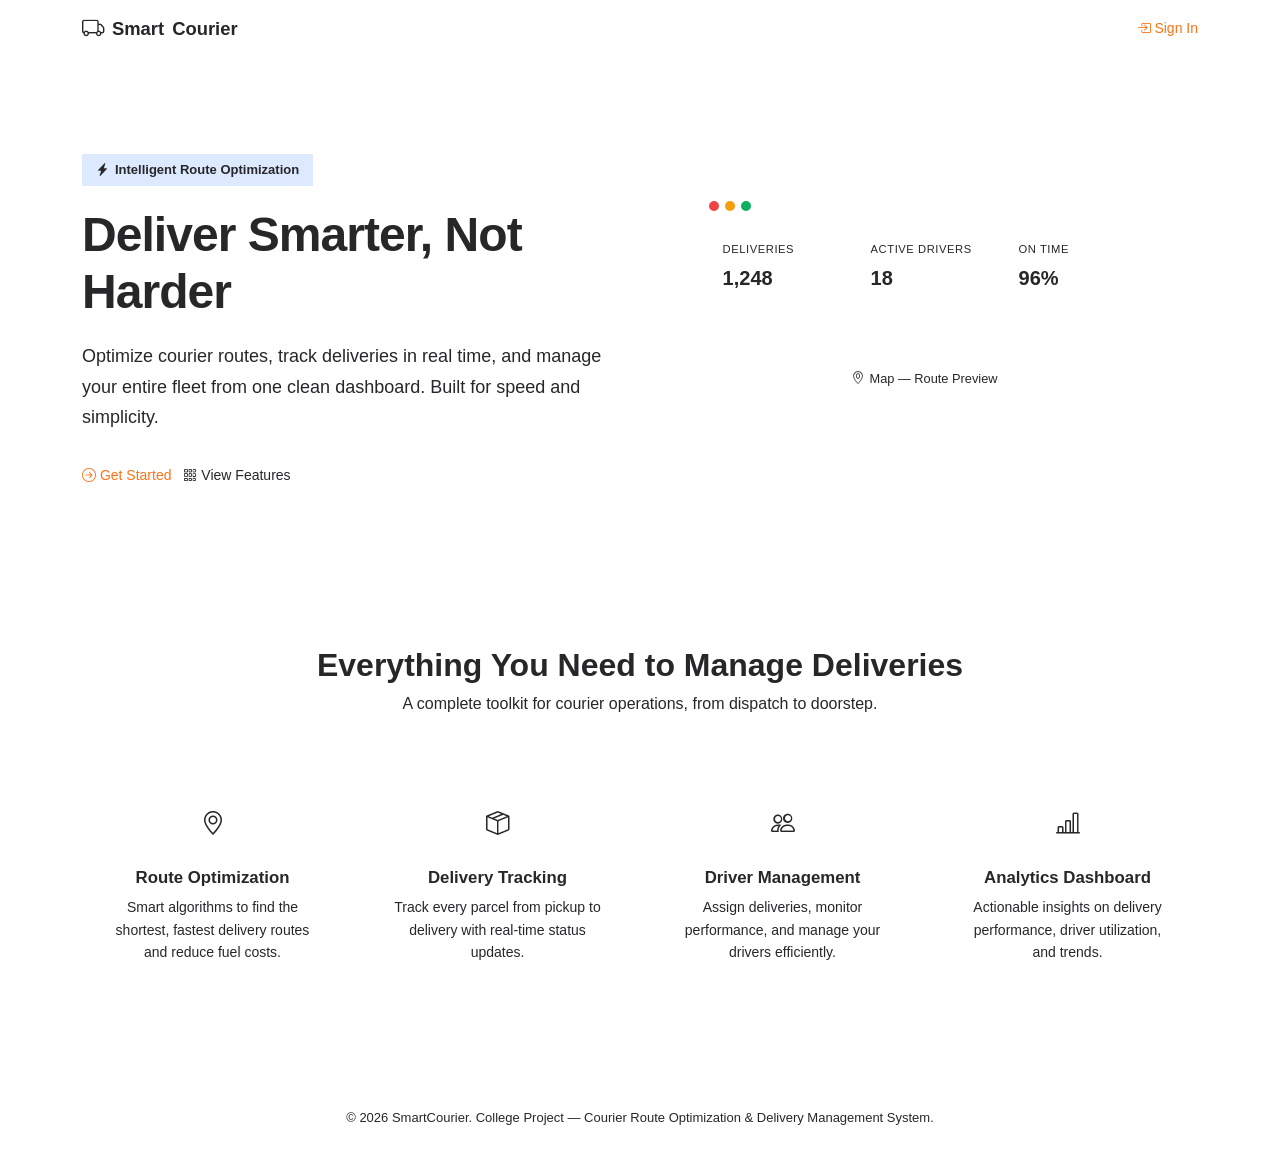
<file: index.html>
<!DOCTYPE html>
<html lang="en">
<head>
  <meta charset="UTF-8">
  <meta name="viewport" content="width=device-width, initial-scale=1.0">
  <meta name="description" content="SmartCourier – Courier Route Optimization & Delivery Management System. Streamline your logistics with intelligent route planning and real-time delivery tracking.">
  <title>SmartCourier – Courier Route Optimization & Delivery Management</title>

  <!-- Bootstrap 5 CSS -->
  <link href="https://cdn.jsdelivr.net/npm/bootstrap@5.3.3/dist/css/bootstrap.min.css" rel="stylesheet">
  <!-- Bootstrap Icons -->
  <link href="https://cdn.jsdelivr.net/npm/bootstrap-icons@1.11.3/font/bootstrap-icons.min.css" rel="stylesheet">
  <!-- SmartCourier Styles -->
  <link href="css/style.css" rel="stylesheet">

  <style>
    /* ---------- Landing Page Specific ---------- */
    .sc-landing-nav {
      background: var(--sc-white);
      border-bottom: 1px solid var(--sc-border-color);
      padding: 0.75rem 0;
    }

    .sc-landing-brand {
      display: flex;
      align-items: center;
      gap: 0.5rem;
      font-size: 1.15rem;
      font-weight: 700;
      color: var(--sc-gray-900);
      text-decoration: none;
    }

    .sc-landing-brand i {
      font-size: 1.4rem;
      color: var(--sc-primary);
    }

    .sc-landing-brand span {
      color: var(--sc-primary);
    }

    /* Hero */
    .sc-hero {
      background: linear-gradient(135deg, var(--sc-gray-900) 0%, #1a2744 100%);
      padding: 6rem 0 5rem;
      position: relative;
      overflow: hidden;
    }

    .sc-hero::before {
      content: '';
      position: absolute;
      width: 600px;
      height: 600px;
      background: var(--sc-primary);
      opacity: 0.06;
      border-radius: 50%;
      top: -200px;
      right: -150px;
    }

    .sc-hero h1 {
      font-size: 3rem;
      font-weight: 800;
      color: var(--sc-white);
      line-height: 1.2;
      margin-bottom: 1.25rem;
      letter-spacing: -0.02em;
    }

    .sc-hero h1 span {
      color: var(--sc-primary);
    }

    .sc-hero p {
      font-size: 1.125rem;
      color: var(--sc-gray-400);
      line-height: 1.7;
      max-width: 520px;
      margin-bottom: 2rem;
    }

    .sc-hero-actions {
      display: flex;
      gap: 0.75rem;
      flex-wrap: wrap;
    }

    .sc-hero-badge {
      display: inline-flex;
      align-items: center;
      gap: 0.4rem;
      background: rgba(27, 110, 243, 0.15);
      color: var(--sc-primary);
      font-size: 0.8125rem;
      font-weight: 600;
      padding: 0.4rem 0.85rem;
      border-radius: var(--sc-radius-full);
      margin-bottom: 1.25rem;
    }

    .sc-hero-visual {
      display: flex;
      align-items: center;
      justify-content: center;
    }

    .sc-hero-mockup {
      background: var(--sc-white);
      border-radius: var(--sc-radius-xl);
      box-shadow: var(--sc-shadow-xl);
      padding: 1.5rem;
      width: 100%;
      max-width: 480px;
    }

    .sc-hero-mockup-bar {
      display: flex;
      gap: 6px;
      margin-bottom: 1rem;
    }

    .sc-hero-mockup-dot {
      width: 10px;
      height: 10px;
      border-radius: 50%;
      background: var(--sc-gray-200);
    }

    .sc-hero-mockup-content {
      display: flex;
      flex-direction: column;
      gap: 0.75rem;
    }

    .sc-hero-mockup-row {
      display: flex;
      gap: 0.75rem;
    }

    .sc-hero-mockup-card {
      flex: 1;
      background: var(--sc-gray-50);
      border-radius: var(--sc-radius-md);
      padding: 0.85rem;
      border: 1px solid var(--sc-gray-100);
    }

    .sc-hero-mockup-card .label {
      font-size: 0.7rem;
      color: var(--sc-gray-400);
      text-transform: uppercase;
      letter-spacing: 0.05em;
      margin-bottom: 0.3rem;
    }

    .sc-hero-mockup-card .value {
      font-size: 1.25rem;
      font-weight: 700;
      color: var(--sc-gray-800);
    }

    .sc-hero-mockup-map {
      background: var(--sc-gray-100);
      border-radius: var(--sc-radius-md);
      height: 120px;
      display: flex;
      align-items: center;
      justify-content: center;
      color: var(--sc-gray-400);
      font-size: 0.8rem;
      border: 1px dashed var(--sc-gray-300);
    }

    /* Features */
    .sc-features {
      padding: 5rem 0;
    }

    .sc-features-title {
      text-align: center;
      margin-bottom: 3rem;
    }

    .sc-features-title h2 {
      font-size: 2rem;
      font-weight: 700;
      color: var(--sc-gray-900);
      margin-bottom: 0.5rem;
    }

    .sc-features-title p {
      color: var(--sc-gray-500);
      font-size: 1rem;
    }

    .sc-feature-card {
      text-align: center;
      padding: 2rem 1.5rem;
      border-radius: var(--sc-radius-lg);
      border: 1px solid var(--sc-border-color);
      background: var(--sc-white);
      transition: all var(--sc-transition);
      height: 100%;
    }

    .sc-feature-card:hover {
      box-shadow: var(--sc-shadow-md);
      transform: translateY(-2px);
    }

    .sc-feature-icon {
      width: 56px;
      height: 56px;
      border-radius: var(--sc-radius-lg);
      display: flex;
      align-items: center;
      justify-content: center;
      font-size: 1.5rem;
      margin: 0 auto 1rem;
    }

    .sc-feature-card h5 {
      font-size: 1.05rem;
      font-weight: 600;
      color: var(--sc-gray-800);
      margin-bottom: 0.5rem;
    }

    .sc-feature-card p {
      font-size: 0.875rem;
      color: var(--sc-gray-500);
      margin: 0;
      line-height: 1.6;
    }

    /* Footer */
    .sc-landing-footer {
      background: var(--sc-gray-900);
      color: var(--sc-gray-400);
      padding: 2rem 0;
      text-align: center;
      font-size: 0.8125rem;
    }

    @media (max-width: 767.98px) {
      .sc-hero {
        padding: 3rem 0;
        text-align: center;
      }
      .sc-hero h1 { font-size: 2rem; }
      .sc-hero p { margin-left: auto; margin-right: auto; }
      .sc-hero-actions { justify-content: center; }
      .sc-hero-visual { margin-top: 2rem; }
    }
  </style>
</head>
<body style="background: var(--sc-white);">

  <!-- ====== Navbar ====== -->
  <nav class="sc-landing-nav sticky-top">
    <div class="container d-flex align-items-center justify-content-between">
      <a href="index.html" class="sc-landing-brand">
        <i class="bi bi-truck"></i>
        Smart<span>Courier</span>
      </a>
      <a href="login.html" class="sc-btn sc-btn-primary sc-btn-sm">
        <i class="bi bi-box-arrow-in-right"></i> Sign In
      </a>
    </div>
  </nav>

  <!-- ====== Hero ====== -->
  <section class="sc-hero">
    <div class="container">
      <div class="row align-items-center">
        <div class="col-lg-6 mb-4 mb-lg-0">
          <div class="sc-hero-badge">
            <i class="bi bi-lightning-charge-fill"></i> Intelligent Route Optimization
          </div>
          <h1>Deliver Smarter, <span>Not Harder</span></h1>
          <p>Optimize courier routes, track deliveries in real time, and manage your entire fleet from one clean dashboard. Built for speed and simplicity.</p>
          <div class="sc-hero-actions">
            <a href="login.html" class="sc-btn sc-btn-primary sc-btn-lg">
              <i class="bi bi-arrow-right-circle"></i> Get Started
            </a>
            <a href="#features" class="sc-btn sc-btn-secondary sc-btn-lg" style="border-color: rgba(255,255,255,0.2); color: var(--sc-gray-300); background: transparent;">
              <i class="bi bi-grid-3x3-gap"></i> View Features
            </a>
          </div>
        </div>
        <div class="col-lg-6 sc-hero-visual">
          <div class="sc-hero-mockup">
            <div class="sc-hero-mockup-bar">
              <div class="sc-hero-mockup-dot" style="background:#EF4444;"></div>
              <div class="sc-hero-mockup-dot" style="background:#F59E0B;"></div>
              <div class="sc-hero-mockup-dot" style="background:#0CAF60;"></div>
            </div>
            <div class="sc-hero-mockup-content">
              <div class="sc-hero-mockup-row">
                <div class="sc-hero-mockup-card">
                  <div class="label">Deliveries</div>
                  <div class="value" style="color:var(--sc-primary);">1,248</div>
                </div>
                <div class="sc-hero-mockup-card">
                  <div class="label">Active Drivers</div>
                  <div class="value" style="color:var(--sc-success);">18</div>
                </div>
                <div class="sc-hero-mockup-card">
                  <div class="label">On Time</div>
                  <div class="value" style="color:var(--sc-info);">96%</div>
                </div>
              </div>
              <div class="sc-hero-mockup-map">
                <i class="bi bi-geo-alt me-1"></i> Map — Route Preview
              </div>
            </div>
          </div>
        </div>
      </div>
    </div>
  </section>

  <!-- ====== Features ====== -->
  <section class="sc-features" id="features">
    <div class="container">
      <div class="sc-features-title">
        <h2>Everything You Need to Manage Deliveries</h2>
        <p>A complete toolkit for courier operations, from dispatch to doorstep.</p>
      </div>
      <div class="row g-4">
        <div class="col-md-6 col-lg-3">
          <div class="sc-feature-card">
            <div class="sc-feature-icon" style="background:var(--sc-primary-light); color:var(--sc-primary);">
              <i class="bi bi-geo-alt"></i>
            </div>
            <h5>Route Optimization</h5>
            <p>Smart algorithms to find the shortest, fastest delivery routes and reduce fuel costs.</p>
          </div>
        </div>
        <div class="col-md-6 col-lg-3">
          <div class="sc-feature-card">
            <div class="sc-feature-icon" style="background:var(--sc-success-light); color:var(--sc-success);">
              <i class="bi bi-box-seam"></i>
            </div>
            <h5>Delivery Tracking</h5>
            <p>Track every parcel from pickup to delivery with real-time status updates.</p>
          </div>
        </div>
        <div class="col-md-6 col-lg-3">
          <div class="sc-feature-card">
            <div class="sc-feature-icon" style="background:var(--sc-warning-light); color:var(--sc-warning);">
              <i class="bi bi-people"></i>
            </div>
            <h5>Driver Management</h5>
            <p>Assign deliveries, monitor performance, and manage your drivers efficiently.</p>
          </div>
        </div>
        <div class="col-md-6 col-lg-3">
          <div class="sc-feature-card">
            <div class="sc-feature-icon" style="background:var(--sc-info-light); color:var(--sc-info);">
              <i class="bi bi-bar-chart-line"></i>
            </div>
            <h5>Analytics Dashboard</h5>
            <p>Actionable insights on delivery performance, driver utilization, and trends.</p>
          </div>
        </div>
      </div>
    </div>
  </section>

  <!-- ====== Footer ====== -->
  <footer class="sc-landing-footer">
    <div class="container">
      <p class="mb-0">&copy; 2026 SmartCourier. College Project — Courier Route Optimization & Delivery Management System.</p>
    </div>
  </footer>

  <!-- Bootstrap 5 JS Bundle -->
  <script src="https://cdn.jsdelivr.net/npm/bootstrap@5.3.3/dist/js/bootstrap.bundle.min.js"></script>
  <!-- SmartCourier Configuration & API Service Layer -->
  <script src="js/config.js"></script>
  <script src="js/api.js"></script>
  <script src="js/main.js"></script>
</body>
</html>
</file>
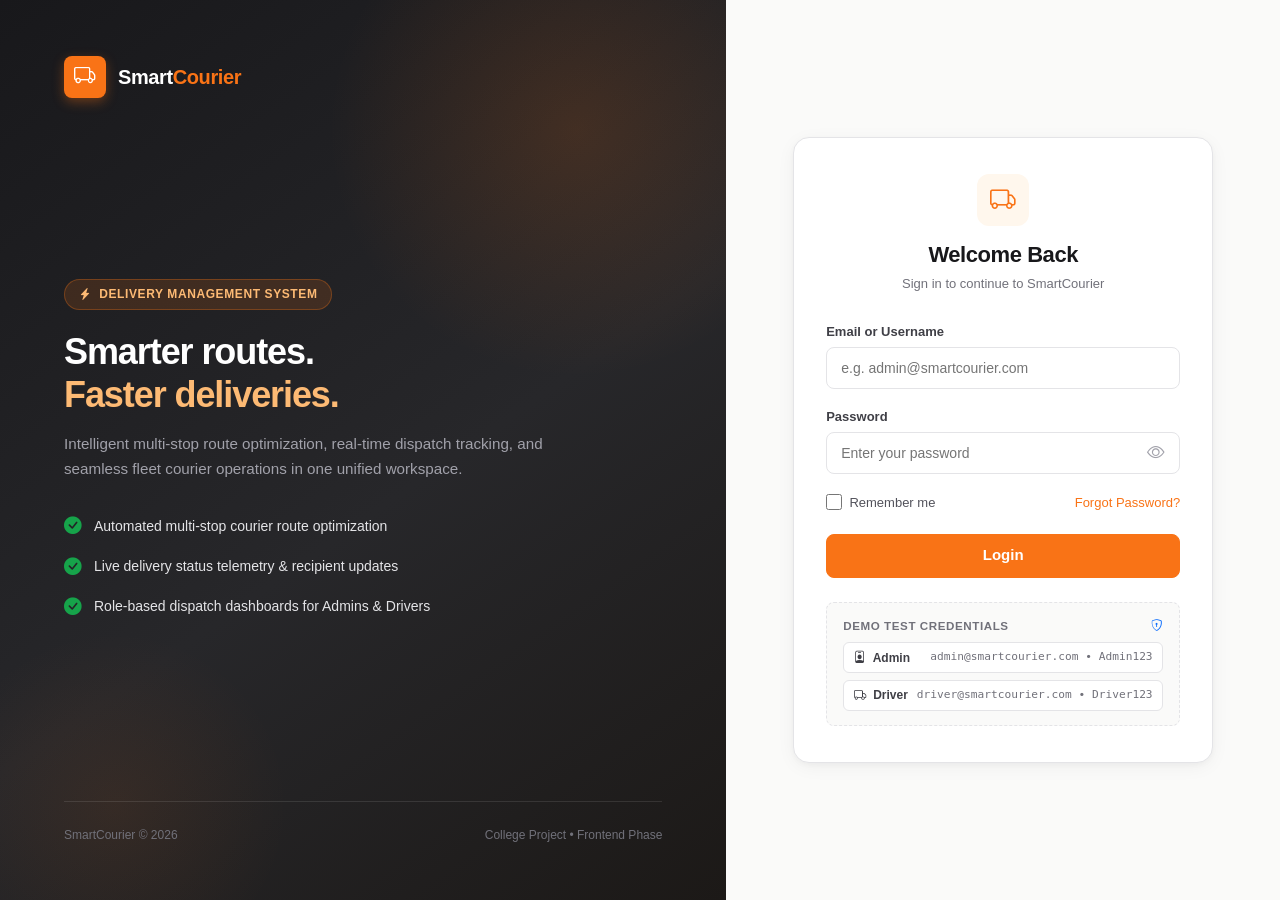
<file: login.html>
<!DOCTYPE html>
<html lang="en">
<head>
  <meta charset="UTF-8">
  <meta name="viewport" content="width=device-width, initial-scale=1.0">
  <meta name="description" content="Sign in to SmartCourier – Courier Route Optimization & Delivery Management System">
  <title>Sign In – SmartCourier</title>

  <!-- Bootstrap 5 CSS CDN -->
  <link href="https://cdn.jsdelivr.net/npm/bootstrap@5.3.3/dist/css/bootstrap.min.css" rel="stylesheet">
  <!-- Bootstrap Icons CDN -->
  <link href="https://cdn.jsdelivr.net/npm/bootstrap-icons@1.11.3/font/bootstrap-icons.min.css" rel="stylesheet">
  <!-- SmartCourier Global Design System & Login Styles -->
  <link href="css/style.css" rel="stylesheet">
  <link href="css/login.css" rel="stylesheet">
</head>
<body>

  <div class="login-page-wrapper">

    <!-- ======================================================================
         LEFT SIDE: Logistics Visual & Branding Panel (Desktop / Stacked on Mobile)
         ====================================================================== -->
    <section class="login-brand-panel" aria-label="Brand Overview">
      <!-- Top Brand Anchor -->
      <div class="brand-panel-header">
        <a href="index.html" class="brand-panel-logo">
          <div class="logo-box">
            <i class="bi bi-truck"></i>
          </div>
          <div class="logo-title">
            Smart<span>Courier</span>
          </div>
        </a>
      </div>

      <!-- Center Logistics Message -->
      <div class="brand-panel-content">
        <div class="brand-tagline-badge">
          <i class="bi bi-lightning-charge-fill"></i> Delivery Management System
        </div>
        <h1 class="brand-headline">
          Smarter routes.<br>
          <span class="text-highlight">Faster deliveries.</span>
        </h1>
        <p class="brand-description">
          Intelligent multi-stop route optimization, real-time dispatch tracking, and seamless fleet courier operations in one unified workspace.
        </p>

        <ul class="brand-features-list">
          <li class="brand-feature-item">
            <i class="bi bi-check-circle-fill"></i>
            <span>Automated multi-stop courier route optimization</span>
          </li>
          <li class="brand-feature-item">
            <i class="bi bi-check-circle-fill"></i>
            <span>Live delivery status telemetry &amp; recipient updates</span>
          </li>
          <li class="brand-feature-item">
            <i class="bi bi-check-circle-fill"></i>
            <span>Role-based dispatch dashboards for Admins &amp; Drivers</span>
          </li>
        </ul>
      </div>

      <!-- Bottom College Project Notation -->
      <div class="brand-panel-footer">
        <span>SmartCourier &copy; 2026</span>
        <span>College Project &bull; Frontend Phase</span>
      </div>
    </section>

    <!-- ======================================================================
         RIGHT SIDE: Login Form Panel & Authentication Card
         ====================================================================== -->
    <main class="login-form-panel">
      <div class="login-card">

        <!-- Card Header with SmartCourier Logo -->
        <div class="login-card-header">
          <div class="login-card-logo-badge" aria-hidden="true">
            <i class="bi bi-truck"></i>
          </div>
          <h2 class="login-card-title">Welcome Back</h2>
          <p class="login-card-subtitle">Sign in to continue to SmartCourier</p>
        </div>

        <!-- Global Alert Banners (Inside Login Card) -->
        <!-- Error Alert Banner -->
        <div id="loginAlertBox" class="login-alert-banner login-alert-error" role="alert" aria-live="polite">
          <i class="bi bi-exclamation-circle-fill"></i>
          <span id="loginAlertMessage">Invalid credentials. Please verify and try again.</span>
        </div>

        <!-- Informational Alert Banner (e.g., Forgot Password message) -->
        <div id="loginInfoBox" class="login-alert-banner login-alert-info" role="status" aria-live="polite">
          <i class="bi bi-info-circle-fill"></i>
          <span id="loginInfoMessage">Password recovery will be available after backend authentication is connected.</span>
        </div>

        <!-- Login Form -->
        <form id="loginForm" novalidate autocomplete="on">

          <!-- 1. Email / Username Field -->
          <div class="form-field-group">
            <label for="loginIdentifier" class="form-field-label">Email or Username</label>
            <input 
              type="text" 
              id="loginIdentifier" 
              name="identifier"
              class="form-field-input" 
              placeholder="e.g. admin@smartcourier.com" 
              autocomplete="username" 
              required
              aria-describedby="identifierError"
            >
            <div id="identifierError" class="field-error-text" role="alert">
              Please enter your email or username.
            </div>
          </div>

          <!-- 2. Password Field with Show/Hide Toggle -->
          <div class="form-field-group">
            <label for="loginPassword" class="form-field-label">Password</label>
            <div class="password-input-wrapper">
              <input 
                type="password" 
                id="loginPassword" 
                name="password"
                class="form-field-input" 
                placeholder="Enter your password" 
                autocomplete="current-password" 
                required
                aria-describedby="passwordError"
              >
              <button 
                type="button" 
                id="togglePasswordBtn" 
                class="password-toggle-btn" 
                aria-label="Show password" 
                title="Toggle password visibility"
              >
                <i class="bi bi-eye" id="togglePasswordIcon"></i>
              </button>
            </div>
            <div id="passwordError" class="field-error-text" role="alert">
              Please enter your password (minimum 6 characters).
            </div>
          </div>

          <!-- Options Row: Remember Me & Forgot Password -->
          <div class="form-options-row">
            <label class="remember-checkbox-label" for="rememberMeCheckbox">
              <input type="checkbox" id="rememberMeCheckbox" name="rememberMe">
              <span>Remember me</span>
            </label>
            <a href="#" id="forgotPasswordLink" class="forgot-password-link">Forgot Password?</a>
          </div>

          <!-- Main Submit Button with Loading State -->
          <button type="submit" id="loginSubmitBtn" class="primary-button login-submit-btn">
            <span id="loginBtnSpinner" class="spinner-border spinner-border-sm d-none" role="status" aria-hidden="true"></span>
            <span id="loginBtnText">Login</span>
          </button>
        </form>

        <!-- Demo Accounts Box (Facilitates College Project Testing & Presentations) -->
        <div class="demo-accounts-card">
          <div class="demo-accounts-title">
            <span>Demo Test Credentials</span>
            <i class="bi bi-shield-lock text-primary"></i>
          </div>
          <div class="demo-chip-group">
            <div class="demo-chip" id="fillAdminChip" title="Click to autofill Admin credentials">
              <span class="demo-chip-role"><i class="bi bi-person-badge me-1"></i> Admin</span>
              <span class="demo-chip-cred">admin@smartcourier.com &bull; Admin123</span>
            </div>
            <div class="demo-chip" id="fillDriverChip" title="Click to autofill Driver credentials">
              <span class="demo-chip-role"><i class="bi bi-truck me-1"></i> Driver</span>
              <span class="demo-chip-cred">driver@smartcourier.com &bull; Driver123</span>
            </div>
          </div>
        </div>

      </div>
    </main>

  </div>

  <!-- Bootstrap 5 JavaScript Bundle CDN -->
  <script src="https://cdn.jsdelivr.net/npm/bootstrap@5.3.3/dist/js/bootstrap.bundle.min.js"></script>
  <!-- SmartCourier Configuration & API Service Layer -->
  <script src="js/config.js"></script>
  <script src="js/api.js"></script>
  <!-- Isolated Authentication Script -->
  <script src="js/auth.js"></script>
</body>
</html>
</file>
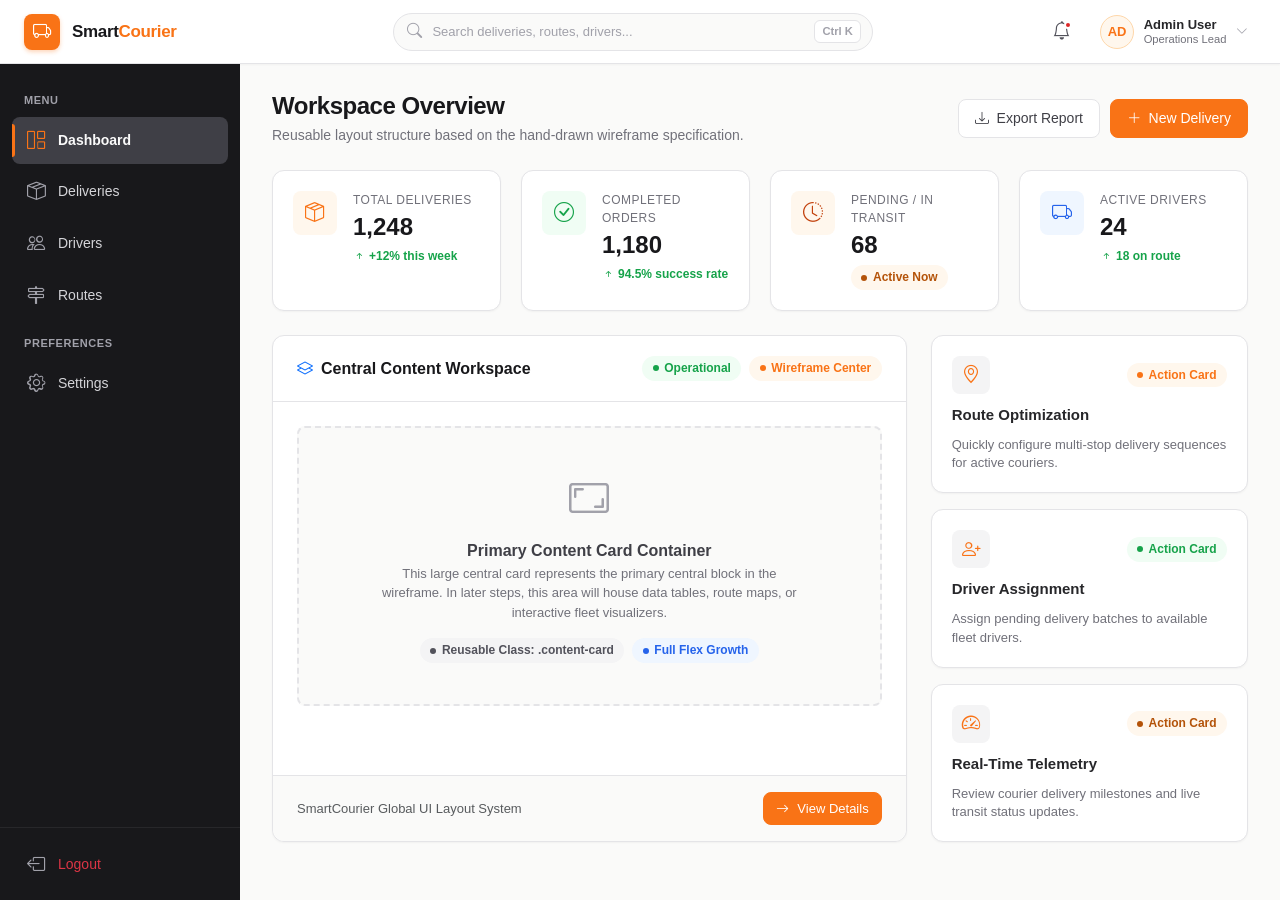
<file: template.html>
<!DOCTYPE html>
<html lang="en">
<head>
  <meta charset="UTF-8">
  <meta name="viewport" content="width=device-width, initial-scale=1.0">
  <meta name="description" content="SmartCourier – Global Reusable UI & Layout System Wireframe Template">
  <title>SmartCourier – Layout System Template</title>

  <!-- Bootstrap 5 CSS CDN -->
  <link href="https://cdn.jsdelivr.net/npm/bootstrap@5.3.3/dist/css/bootstrap.min.css" rel="stylesheet">
  <!-- Bootstrap Icons CDN -->
  <link href="https://cdn.jsdelivr.net/npm/bootstrap-icons@1.11.3/font/bootstrap-icons.min.css" rel="stylesheet">
  <!-- SmartCourier Global Design System -->
  <link href="css/style.css" rel="stylesheet">
</head>
<body>

  <!-- ======================================================================
       1. TOP HEADER (.top-header)
       Horizontal top header spanning across the full page width
       ====================================================================== -->
  <header class="top-header">
    <!-- Brand / Logo Area -->
    <div class="d-flex align-items-center">
      <button class="sidebar-toggle-btn" aria-label="Toggle Navigation Sidebar">
        <i class="bi bi-list"></i>
      </button>
      <a href="template.html" class="header-brand">
        <div class="brand-icon">
          <i class="bi bi-truck"></i>
        </div>
        <div class="brand-text">
          Smart<span>Courier</span>
        </div>
      </a>
    </div>

    <!-- Search Bar (Upper / Center Area from Wireframe) -->
    <div class="header-search">
      <div class="header-search-wrapper">
        <i class="bi bi-search header-search-icon"></i>
        <input 
          type="text" 
          class="header-search-input" 
          placeholder="Search deliveries, routes, drivers..." 
          aria-label="Search"
        >
        <span class="header-search-shortcut">Ctrl K</span>
      </div>
    </div>

    <!-- Actions & User Profile (Right Area from Wireframe) -->
    <div class="header-actions">
      <!-- Notification Dropdown -->
      <div class="notification-container position-relative">
        <button class="header-icon-btn notification-btn" aria-label="Notifications" title="Notifications">
          <i class="bi bi-bell"></i>
          <span class="header-badge-dot"></span>
        </button>
        <div class="custom-dropdown-panel" id="notificationDropdownMenu">
          <div class="custom-dropdown-header">Recent Notifications</div>
          <a href="#" class="custom-dropdown-item">
            <i class="bi bi-check-circle text-success"></i>
            <div>
              <div class="fw-semibold" style="font-size:0.75rem;">Delivery #SC-1042 Completed</div>
              <div class="text-muted" style="font-size:0.7rem;">5 minutes ago</div>
            </div>
          </a>
          <a href="#" class="custom-dropdown-item">
            <i class="bi bi-truck text-primary"></i>
            <div>
              <div class="fw-semibold" style="font-size:0.75rem;">Driver Amir Khan is on route</div>
              <div class="text-muted" style="font-size:0.7rem;">20 minutes ago</div>
            </div>
          </a>
          <a href="#" class="custom-dropdown-item">
            <i class="bi bi-exclamation-triangle text-warning"></i>
            <div>
              <div class="fw-semibold" style="font-size:0.75rem;">Delivery #SC-1038 delayed</div>
              <div class="text-muted" style="font-size:0.7rem;">1 hour ago</div>
            </div>
          </a>
        </div>
      </div>

      <!-- User Profile Menu -->
      <div class="user-profile-menu">
        <button class="user-profile-btn" id="userProfileToggleBtn" aria-label="User Profile">
          <div class="user-avatar">AD</div>
          <div class="user-info">
            <div class="user-name">Admin User</div>
            <div class="user-role">Operations Lead</div>
          </div>
          <i class="bi bi-chevron-down user-dropdown-icon"></i>
        </button>
        <div class="custom-dropdown-panel" id="profileDropdownMenu">
          <div class="custom-dropdown-header">Signed in as Admin</div>
          <a href="#" class="custom-dropdown-item">
            <i class="bi bi-person"></i> My Profile
          </a>
          <a href="#" class="custom-dropdown-item">
            <i class="bi bi-gear"></i> Settings
          </a>
          <div class="custom-dropdown-divider"></div>
          <button type="button" class="custom-dropdown-item text-danger logout-trigger">
            <i class="bi bi-box-arrow-left"></i> Sign Out
          </button>
        </div>
      </div>
    </div>
  </header>

  <!-- ======================================================================
       2. PAGE LAYOUT WRAPPER (.page-layout)
       Contains the vertical sidebar on the left and main workspace on the right
       ====================================================================== -->
  <div class="page-layout">

    <!-- Mobile Sidebar Backdrop Overlay -->
    <div class="sidebar-backdrop"></div>

    <!-- ------------------------------------------------------------------
         LEFT NAVIGATION / SIDEBAR (.sidebar)
         Vertical navigation below header with active states and icons
         ------------------------------------------------------------------ -->
    <aside class="sidebar">
      <ul class="sidebar-nav">
        <li class="sidebar-nav-title">Menu</li>
        <li class="nav-item">
          <a href="#" class="nav-link active">
            <i class="bi bi-grid-1x2"></i>
            <span>Dashboard</span>
          </a>
        </li>
        <li class="nav-item">
          <a href="#" class="nav-link">
            <i class="bi bi-box-seam"></i>
            <span>Deliveries</span>
          </a>
        </li>
        <li class="nav-item">
          <a href="#" class="nav-link">
            <i class="bi bi-people"></i>
            <span>Drivers</span>
          </a>
        </li>
        <li class="nav-item">
          <a href="#" class="nav-link">
            <i class="bi bi-signpost-2"></i>
            <span>Routes</span>
          </a>
        </li>

        <li class="sidebar-nav-title">Preferences</li>
        <li class="nav-item">
          <a href="#" class="nav-link">
            <i class="bi bi-gear"></i>
            <span>Settings</span>
          </a>
        </li>
      </ul>

      <!-- Sidebar Footer (Logout) -->
      <div class="sidebar-footer">
        <a href="#" class="nav-link text-danger logout-trigger" data-action="logout">
          <i class="bi bi-box-arrow-left"></i>
          <span>Logout</span>
        </a>
      </div>
    </aside>

    <!-- ------------------------------------------------------------------
         3. MAIN CONTENT WORKSPACE (.main-content)
         Large workspace to the right of the sidebar
         ------------------------------------------------------------------ -->
    <main class="main-content">
      <div class="section-container">

        <!-- Section Header -->
        <div class="section-header">
          <div>
            <h1 class="section-title">Workspace Overview</h1>
            <p class="section-subtitle">Reusable layout structure based on the hand-drawn wireframe specification.</p>
          </div>
          <div class="section-actions">
            <button class="secondary-button">
              <i class="bi bi-download"></i> Export Report
            </button>
            <button class="primary-button">
              <i class="bi bi-plus-lg"></i> New Delivery
            </button>
          </div>
        </div>

        <!-- --------------------------------------------------------------
             4. STATISTIC CARDS ROW (.stat-card)
             Small statistic cards row (supporting areas in wireframe)
             -------------------------------------------------------------- -->
        <div class="stats-grid-row">
          <!-- Stat Card 1 -->
          <div class="stat-card">
            <div class="stat-icon-wrapper stat-icon-primary">
              <i class="bi bi-box-seam"></i>
            </div>
            <div class="stat-content">
              <div class="stat-label">Total Deliveries</div>
              <div class="stat-value">1,248</div>
              <div class="stat-trend trend-up">
                <i class="bi bi-arrow-up-short"></i> +12% this week
              </div>
            </div>
          </div>

          <!-- Stat Card 2 -->
          <div class="stat-card">
            <div class="stat-icon-wrapper stat-icon-success">
              <i class="bi bi-check-circle"></i>
            </div>
            <div class="stat-content">
              <div class="stat-label">Completed Orders</div>
              <div class="stat-value">1,180</div>
              <div class="stat-trend trend-up">
                <i class="bi bi-arrow-up-short"></i> 94.5% success rate
              </div>
            </div>
          </div>

          <!-- Stat Card 3 -->
          <div class="stat-card">
            <div class="stat-icon-wrapper stat-icon-warning">
              <i class="bi bi-clock-history"></i>
            </div>
            <div class="stat-content">
              <div class="stat-label">Pending / In Transit</div>
              <div class="stat-value">68</div>
              <div class="stat-trend">
                <span class="status-badge status-badge-warning">Active Now</span>
              </div>
            </div>
          </div>

          <!-- Stat Card 4 -->
          <div class="stat-card">
            <div class="stat-icon-wrapper stat-icon-info">
              <i class="bi bi-truck"></i>
            </div>
            <div class="stat-content">
              <div class="stat-label">Active Drivers</div>
              <div class="stat-value">24</div>
              <div class="stat-trend trend-up">
                <i class="bi bi-arrow-up-short"></i> 18 on route
              </div>
            </div>
          </div>
        </div>

        <!-- --------------------------------------------------------------
             5. WIREFRAME CONTENT & ACTION CARDS GRID
             - Large central content card (.content-card-lg)
             - Side supporting action cards (.action-card)
             -------------------------------------------------------------- -->
        <div class="layout-wireframe-grid">

          <!-- Large Central Content Card (.content-card-lg) -->
          <div class="content-card content-card-lg">
            <div class="content-card-header">
              <h2 class="content-card-title">
                <i class="bi bi-layers me-2 text-primary"></i>Central Content Workspace
              </h2>
              <div class="d-flex align-items-center gap-2">
                <span class="status-badge status-badge-success">Operational</span>
                <span class="status-badge status-badge-primary">Wireframe Center</span>
              </div>
            </div>
            <div class="content-card-body">
              <div class="content-card-placeholder">
                <i class="bi bi-aspect-ratio"></i>
                <h6>Primary Content Card Container</h6>
                <p>
                  This large central card represents the primary central block in the wireframe. 
                  In later steps, this area will house data tables, route maps, or interactive fleet visualizers.
                </p>
                <div class="d-flex gap-2 mt-3">
                  <span class="status-badge status-badge-secondary">Reusable Class: .content-card</span>
                  <span class="status-badge status-badge-info">Full Flex Growth</span>
                </div>
              </div>
            </div>
            <div class="content-card-footer">
              <span class="text-muted">SmartCourier Global UI Layout System</span>
              <button class="primary-button btn-sm-custom">
                <i class="bi bi-arrow-right"></i> View Details
              </button>
            </div>
          </div>

          <!-- Supporting Side Column (Action Cards & Supporting Containers) -->
          <div class="d-flex flex-column gap-3">

            <!-- Action Card 1 -->
            <div class="action-card">
              <div class="action-card-header">
                <div class="action-card-icon">
                  <i class="bi bi-geo-alt"></i>
                </div>
                <span class="status-badge status-badge-primary">Action Card</span>
              </div>
              <h3 class="action-card-title">Route Optimization</h3>
              <p class="action-card-desc">Quickly configure multi-stop delivery sequences for active couriers.</p>
            </div>

            <!-- Action Card 2 -->
            <div class="action-card">
              <div class="action-card-header">
                <div class="action-card-icon">
                  <i class="bi bi-person-plus"></i>
                </div>
                <span class="status-badge status-badge-success">Action Card</span>
              </div>
              <h3 class="action-card-title">Driver Assignment</h3>
              <p class="action-card-desc">Assign pending delivery batches to available fleet drivers.</p>
            </div>

            <!-- Action Card 3 -->
            <div class="action-card">
              <div class="action-card-header">
                <div class="action-card-icon">
                  <i class="bi bi-speedometer2"></i>
                </div>
                <span class="status-badge status-badge-warning">Action Card</span>
              </div>
              <h3 class="action-card-title">Real-Time Telemetry</h3>
              <p class="action-card-desc">Review courier delivery milestones and live transit status updates.</p>
            </div>

          </div>

        </div>

      </div>
    </main>

  </div>

  <!-- Bootstrap 5 JavaScript Bundle CDN -->
  <script src="https://cdn.jsdelivr.net/npm/bootstrap@5.3.3/dist/js/bootstrap.bundle.min.js"></script>
  <!-- SmartCourier Configuration & API Service Layer -->
  <script src="js/config.js"></script>
  <script src="js/api.js"></script>
  <!-- SmartCourier Global Layout JavaScript -->
  <script src="js/main.js"></script>
</body>
</html>
</file>
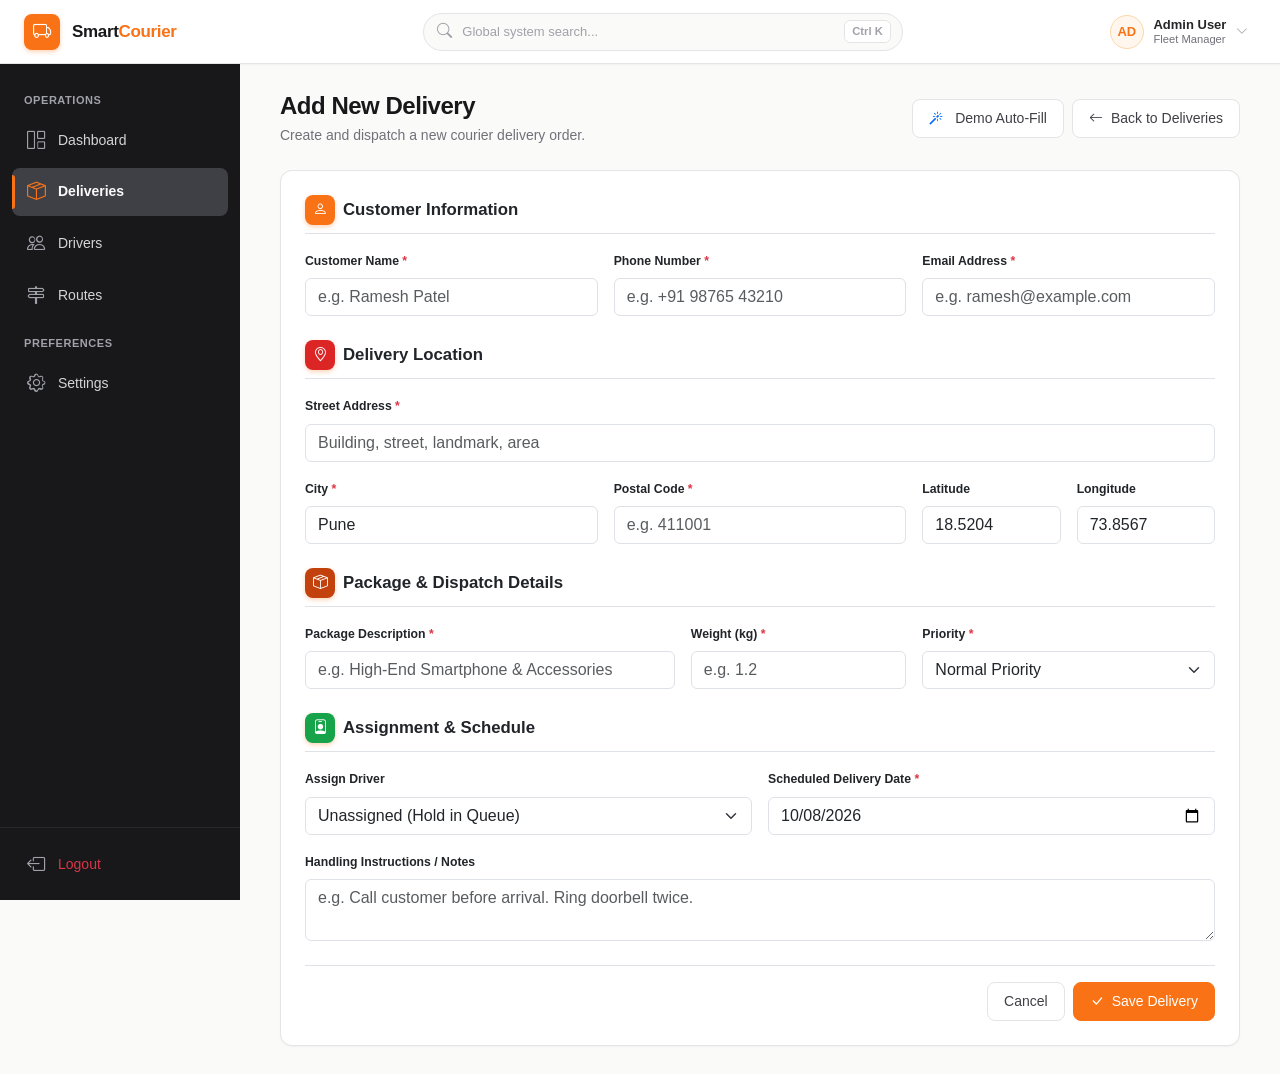
<file: admin/add-delivery.html>
<!DOCTYPE html>
<html lang="en">
<head>
  <meta charset="UTF-8">
  <meta name="viewport" content="width=device-width, initial-scale=1.0">
  <meta name="description" content="Add New Delivery – SmartCourier Route Optimization & Dispatch">
  <title>Add New Delivery – SmartCourier Admin</title>

  <!-- Bootstrap 5 CSS CDN -->
  <link href="https://cdn.jsdelivr.net/npm/bootstrap@5.3.3/dist/css/bootstrap.min.css" rel="stylesheet">
  <!-- Bootstrap Icons CDN -->
  <link href="https://cdn.jsdelivr.net/npm/bootstrap-icons@1.11.3/font/bootstrap-icons.min.css" rel="stylesheet">
  <!-- SmartCourier Global Design System -->
  <link href="../css/style.css" rel="stylesheet">
</head>
<body>

  <!-- ======================================================================
       1. TOP HEADER (.top-header)
       ====================================================================== -->
  <header class="top-header">
    <div class="d-flex align-items-center">
      <button class="sidebar-toggle-btn" aria-label="Toggle Navigation Sidebar">
        <i class="bi bi-list"></i>
      </button>
      <a href="dashboard.html" class="header-brand">
        <div class="brand-icon">
          <i class="bi bi-truck"></i>
        </div>
        <div class="brand-text">
          Smart<span>Courier</span>
        </div>
      </a>
    </div>

    <!-- Top Bar Search -->
    <div class="header-search">
      <div class="header-search-wrapper">
        <i class="bi bi-search header-search-icon"></i>
        <input 
          type="text" 
          class="header-search-input" 
          placeholder="Global system search..." 
          aria-label="Search"
        >
        <span class="header-search-shortcut">Ctrl K</span>
      </div>
    </div>

    <!-- Actions & User Profile Area on Right -->
    <div class="header-actions">
      <!-- User Profile Menu -->
      <div class="user-profile-menu">
        <button class="user-profile-btn" aria-label="User Profile">
          <div class="user-avatar">AD</div>
          <div class="user-info">
            <div class="user-name">Admin User</div>
            <div class="user-role">Fleet Manager</div>
          </div>
          <i class="bi bi-chevron-down user-dropdown-icon"></i>
        </button>
        <div class="custom-dropdown-panel" id="profileDropdownMenu">
          <div class="custom-dropdown-header">Admin Account</div>
          <a href="#" class="custom-dropdown-item"><i class="bi bi-person"></i> My Profile</a>
          <a href="#" class="custom-dropdown-item"><i class="bi bi-gear"></i> System Settings</a>
          <div class="custom-dropdown-divider"></div>
          <button type="button" class="custom-dropdown-item text-danger logout-trigger" data-action="logout">
            <i class="bi bi-box-arrow-left"></i> Sign Out
          </button>
        </div>
      </div>
    </div>
  </header>

  <!-- ======================================================================
       2. PAGE LAYOUT WRAPPER (.page-layout)
       ====================================================================== -->
  <div class="page-layout">

    <div class="sidebar-backdrop"></div>

    <!-- LEFT NAVIGATION / SIDEBAR (.sidebar) -->
    <aside class="sidebar">
      <ul class="sidebar-nav">
        <li class="sidebar-nav-title">Operations</li>
        <li class="nav-item">
          <a href="dashboard.html" class="nav-link">
            <i class="bi bi-grid-1x2"></i>
            <span>Dashboard</span>
          </a>
        </li>
        <li class="nav-item">
          <a href="deliveries.html" class="nav-link active">
            <i class="bi bi-box-seam"></i>
            <span>Deliveries</span>
          </a>
        </li>
        <li class="nav-item">
          <a href="drivers.html" class="nav-link">
            <i class="bi bi-people"></i>
            <span>Drivers</span>
          </a>
        </li>
        <li class="nav-item">
          <a href="routes.html" class="nav-link">
            <i class="bi bi-signpost-2"></i>
            <span>Routes</span>
          </a>
        </li>

        <li class="sidebar-nav-title">Preferences</li>
        <li class="nav-item">
          <a href="#" class="nav-link">
            <i class="bi bi-gear"></i>
            <span>Settings</span>
          </a>
        </li>
      </ul>

      <div class="sidebar-footer">
        <a href="#" class="nav-link text-danger logout-trigger" data-action="logout">
          <i class="bi bi-box-arrow-left"></i>
          <span>Logout</span>
        </a>
      </div>
    </aside>

    <!-- ======================================================================
         3. MAIN CONTENT AREA (.main-content)
         ====================================================================== -->
    <main class="main-content">
      <div class="section-container" style="max-width: 960px;">

        <!-- Page Header -->
        <div class="section-header">
          <div>
            <h1 class="section-title">Add New Delivery</h1>
            <p class="section-subtitle">Create and dispatch a new courier delivery order.</p>
          </div>
          <div class="section-actions d-flex gap-2">
            <button type="button" id="btnAutofillDemoDelivery" class="secondary-button" title="Fill form with sample parcel data for demonstration">
              <i class="bi bi-magic me-1 text-primary"></i> Demo Auto-Fill
            </button>
            <a href="deliveries.html" class="secondary-button">
              <i class="bi bi-arrow-left"></i> Back to Deliveries
            </a>
          </div>
        </div>

        <!-- Success Message Alert Banner -->
        <div id="formSuccessAlert" class="alert alert-success d-none d-flex align-items-center gap-2 border-0 shadow-sm" role="alert" style="border-radius: var(--radius-md);">
          <i class="bi bi-check-circle-fill fs-5"></i>
          <div>
            <strong>Delivery order registered!</strong> Redirecting you to the Delivery Management list…
          </div>
        </div>

        <!-- Add Delivery Form Card -->
        <div class="content-card">
          <div class="content-card-body p-4">
            <form id="addDeliveryForm" novalidate>

              <!-- Section 1: Customer Information -->
              <div class="mb-4">
                <div class="d-flex align-items-center gap-2 mb-3 pb-2 border-bottom">
                  <div class="brand-icon" style="width:30px;height:30px;font-size:0.9rem;">
                    <i class="bi bi-person"></i>
                  </div>
                  <h5 class="fw-bold text-dark mb-0" style="font-size:1.05rem;">Customer Information</h5>
                </div>

                <div class="row g-3">
                  <div class="col-12 col-md-4">
                    <label for="customerName" class="form-label small fw-semibold text-dark">
                      Customer Name <span class="text-danger">*</span>
                    </label>
                    <input type="text" id="customerName" class="form-control" placeholder="e.g. Ramesh Patel" required>
                    <div class="invalid-feedback">Please provide customer name.</div>
                  </div>

                  <div class="col-12 col-md-4">
                    <label for="customerPhone" class="form-label small fw-semibold text-dark">
                      Phone Number <span class="text-danger">*</span>
                    </label>
                    <input type="tel" id="customerPhone" class="form-control" placeholder="e.g. +91 98765 43210" required>
                    <div class="invalid-feedback">Please provide contact phone number.</div>
                  </div>

                  <div class="col-12 col-md-4">
                    <label for="customerEmail" class="form-label small fw-semibold text-dark">
                      Email Address <span class="text-danger">*</span>
                    </label>
                    <input type="email" id="customerEmail" class="form-control" placeholder="e.g. ramesh@example.com" required>
                    <div class="invalid-feedback">Please provide valid email address.</div>
                  </div>
                </div>
              </div>

              <!-- Section 2: Delivery Destination Information -->
              <div class="mb-4">
                <div class="d-flex align-items-center gap-2 mb-3 pb-2 border-bottom">
                  <div class="brand-icon" style="width:30px;height:30px;font-size:0.9rem; background-color: var(--color-danger);">
                    <i class="bi bi-geo-alt"></i>
                  </div>
                  <h5 class="fw-bold text-dark mb-0" style="font-size:1.05rem;">Delivery Location</h5>
                </div>

                <div class="row g-3">
                  <div class="col-12">
                    <label for="deliveryAddress" class="form-label small fw-semibold text-dark">
                      Street Address <span class="text-danger">*</span>
                    </label>
                    <input type="text" id="deliveryAddress" class="form-control" placeholder="Building, street, landmark, area" required>
                    <div class="invalid-feedback">Please provide street delivery address.</div>
                  </div>

                  <div class="col-12 col-md-4">
                    <label for="deliveryCity" class="form-label small fw-semibold text-dark">
                      City <span class="text-danger">*</span>
                    </label>
                    <input type="text" id="deliveryCity" class="form-control" placeholder="e.g. Pune" value="Pune" required>
                    <div class="invalid-feedback">City is required.</div>
                  </div>

                  <div class="col-12 col-md-4">
                    <label for="deliveryPostalCode" class="form-label small fw-semibold text-dark">
                      Postal Code <span class="text-danger">*</span>
                    </label>
                    <input type="text" id="deliveryPostalCode" class="form-control" placeholder="e.g. 411001" required>
                    <div class="invalid-feedback">Postal code is required.</div>
                  </div>

                  <div class="col-6 col-md-2">
                    <label for="deliveryLatitude" class="form-label small fw-semibold text-dark">Latitude</label>
                    <input type="number" step="0.0001" id="deliveryLatitude" class="form-control" placeholder="18.5204" value="18.5204">
                  </div>

                  <div class="col-6 col-md-2">
                    <label for="deliveryLongitude" class="form-label small fw-semibold text-dark">Longitude</label>
                    <input type="number" step="0.0001" id="deliveryLongitude" class="form-control" placeholder="73.8567" value="73.8567">
                  </div>
                </div>
              </div>

              <!-- Section 3: Package Information -->
              <div class="mb-4">
                <div class="d-flex align-items-center gap-2 mb-3 pb-2 border-bottom">
                  <div class="brand-icon" style="width:30px;height:30px;font-size:0.9rem; background-color: var(--color-warning);">
                    <i class="bi bi-box-seam"></i>
                  </div>
                  <h5 class="fw-bold text-dark mb-0" style="font-size:1.05rem;">Package &amp; Dispatch Details</h5>
                </div>

                <div class="row g-3">
                  <div class="col-12 col-md-5">
                    <label for="packageDesc" class="form-label small fw-semibold text-dark">
                      Package Description <span class="text-danger">*</span>
                    </label>
                    <input type="text" id="packageDesc" class="form-control" placeholder="e.g. High-End Smartphone &amp; Accessories" required>
                    <div class="invalid-feedback">Package description is required.</div>
                  </div>

                  <div class="col-12 col-md-3">
                    <label for="packageWeight" class="form-label small fw-semibold text-dark">
                      Weight (kg) <span class="text-danger">*</span>
                    </label>
                    <input type="number" step="0.1" min="0.1" id="packageWeight" class="form-control" placeholder="e.g. 1.2" required>
                    <div class="invalid-feedback">Weight is required.</div>
                  </div>

                  <div class="col-12 col-md-4">
                    <label for="packagePriority" class="form-label small fw-semibold text-dark">
                      Priority <span class="text-danger">*</span>
                    </label>
                    <select id="packagePriority" class="form-select" required>
                      <option value="Normal" selected>Normal Priority</option>
                      <option value="High">High Priority (Urgent)</option>
                      <option value="Low">Low Priority (Flexible)</option>
                    </select>
                  </div>
                </div>
              </div>

              <!-- Section 4: Driver Assignment & Date -->
              <div class="mb-4">
                <div class="d-flex align-items-center gap-2 mb-3 pb-2 border-bottom">
                  <div class="brand-icon" style="width:30px;height:30px;font-size:0.9rem; background-color: var(--color-success);">
                    <i class="bi bi-person-badge"></i>
                  </div>
                  <h5 class="fw-bold text-dark mb-0" style="font-size:1.05rem;">Assignment &amp; Schedule</h5>
                </div>

                <div class="row g-3">
                  <div class="col-12 col-md-6">
                    <label for="assignDriver" class="form-label small fw-semibold text-dark">Assign Driver</label>
                    <select id="assignDriver" class="form-select">
                      <option value="Unassigned">Unassigned (Hold in Queue)</option>
                      <option value="Amit Patil">Amit Patil (Camp / Pune Central)</option>
                      <option value="Rohit Jadhav">Rohit Jadhav (Alandi / North Pune)</option>
                      <option value="Sahil More">Sahil More (Wakad / Hinjawadi)</option>
                      <option value="Aman Shinde">Aman Shinde (Kharadi / Hadapsar)</option>
                      <option value="Karan Verma">Karan Verma (Baner / Kothrud)</option>
                    </select>
                  </div>

                  <div class="col-12 col-md-6">
                    <label for="deliveryDate" class="form-label small fw-semibold text-dark">
                      Scheduled Delivery Date <span class="text-danger">*</span>
                    </label>
                    <input type="date" id="deliveryDate" class="form-control" value="2026-10-08" required>
                    <div class="invalid-feedback">Please select scheduled delivery date.</div>
                  </div>

                  <div class="col-12">
                    <label for="deliveryNotes" class="form-label small fw-semibold text-dark">Handling Instructions / Notes</label>
                    <textarea id="deliveryNotes" class="form-control" rows="2" placeholder="e.g. Call customer before arrival. Ring doorbell twice."></textarea>
                  </div>
                </div>
              </div>

              <!-- Form Buttons -->
              <div class="d-flex align-items-center justify-content-end gap-2 pt-3 border-top">
                <a href="deliveries.html" class="secondary-button">Cancel</a>
                <button type="submit" id="submitDeliveryBtn" class="primary-button">
                  <i class="bi bi-check-lg"></i> Save Delivery
                </button>
              </div>

            </form>
          </div>
        </div>

      </div>
    </main>

  </div>

  <!-- Bootstrap 5 JavaScript Bundle CDN -->
  <script src="https://cdn.jsdelivr.net/npm/bootstrap@5.3.3/dist/js/bootstrap.bundle.min.js"></script>
  <!-- SmartCourier Configuration & API Service Layer -->
  <script src="../js/config.js"></script>
  <script src="../js/api.js"></script>
  <!-- SmartCourier Global Layout JavaScript -->
  <script src="../js/main.js"></script>
  <!-- SmartCourier Delivery Management JavaScript -->
  <script src="../js/deliveries.js"></script>
</body>
</html>
</file>
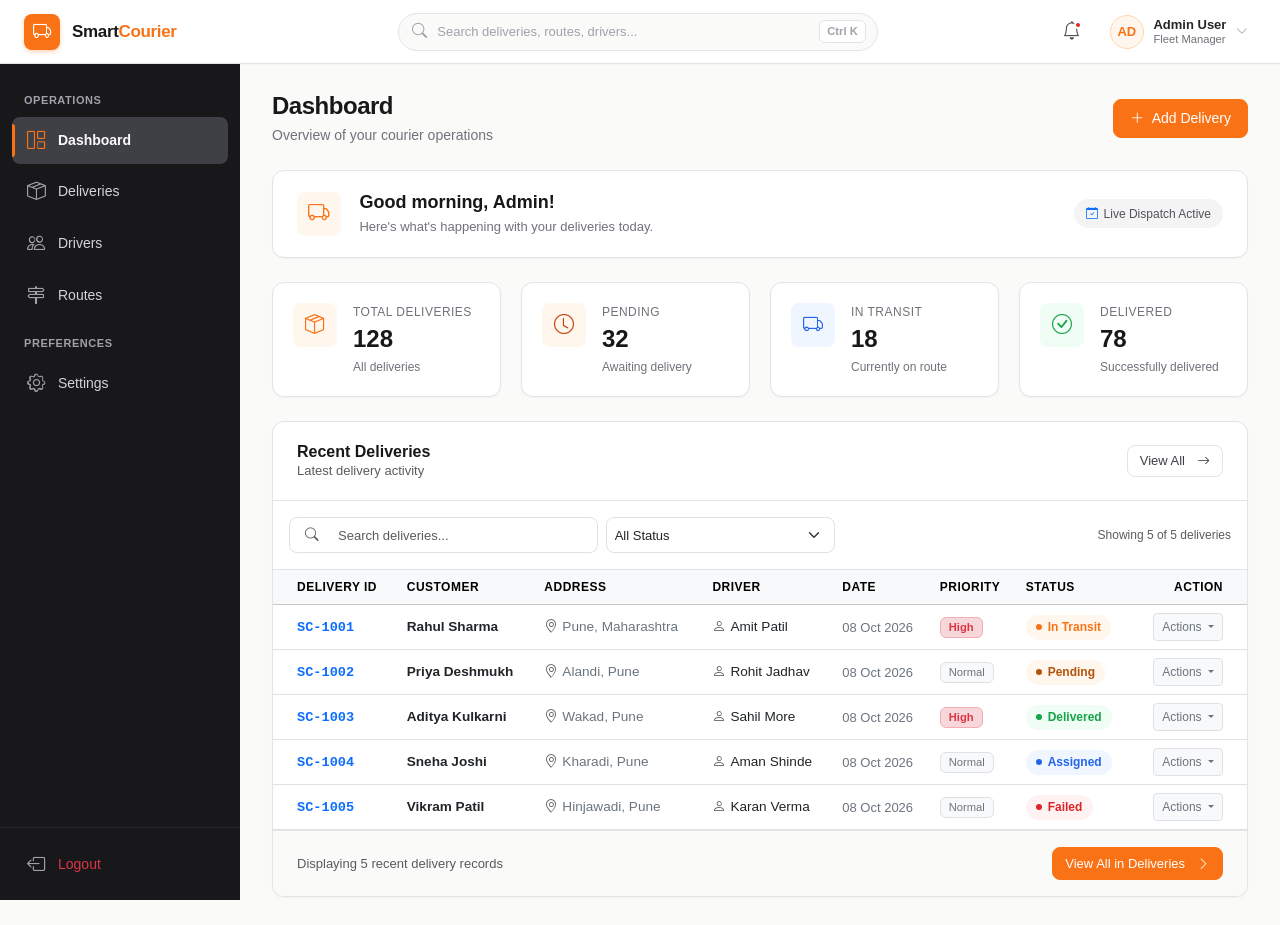
<file: admin/dashboard.html>
<!DOCTYPE html>
<html lang="en">
<head>
  <meta charset="UTF-8">
  <meta name="viewport" content="width=device-width, initial-scale=1.0">
  <meta name="description" content="Admin Dashboard – SmartCourier Delivery Management System">
  <title>Dashboard – SmartCourier Admin</title>

  <!-- Bootstrap 5 CSS CDN -->
  <link href="https://cdn.jsdelivr.net/npm/bootstrap@5.3.3/dist/css/bootstrap.min.css" rel="stylesheet">
  <!-- Bootstrap Icons CDN -->
  <link href="https://cdn.jsdelivr.net/npm/bootstrap-icons@1.11.3/font/bootstrap-icons.min.css" rel="stylesheet">
  <!-- SmartCourier Global Design System -->
  <link href="../css/style.css" rel="stylesheet">
</head>
<body>

  <!-- ======================================================================
       1. TOP HEADER (.top-header)
       Horizontal top navigation bar spanning across the page
       ====================================================================== -->
  <header class="top-header">
    <div class="d-flex align-items-center">
      <button class="sidebar-toggle-btn" aria-label="Toggle Navigation Sidebar">
        <i class="bi bi-list"></i>
      </button>
      <a href="dashboard.html" class="header-brand">
        <div class="brand-icon">
          <i class="bi bi-truck"></i>
        </div>
        <div class="brand-text">
          Smart<span>Courier</span>
        </div>
      </a>
    </div>

    <!-- Search Bar in Upper / Center Area -->
    <div class="header-search">
      <div class="header-search-wrapper">
        <i class="bi bi-search header-search-icon"></i>
        <input 
          type="text" 
          class="header-search-input" 
          placeholder="Search deliveries, routes, drivers..." 
          aria-label="Search"
        >
        <span class="header-search-shortcut">Ctrl K</span>
      </div>
    </div>

    <!-- Actions & User Profile Area on Right -->
    <div class="header-actions">
      <!-- Notification Dropdown -->
      <div class="notification-container position-relative">
        <button class="header-icon-btn notification-btn" aria-label="Notifications" title="Notifications">
          <i class="bi bi-bell"></i>
          <span class="header-badge-dot"></span>
        </button>
        <div class="custom-dropdown-panel" id="notificationDropdownMenu">
          <div class="custom-dropdown-header">Recent Notifications</div>
          <a href="#" class="custom-dropdown-item">
            <i class="bi bi-check-circle text-success"></i>
            <div>
              <div class="fw-semibold" style="font-size:0.75rem;">Delivery #SC-1042 Completed</div>
              <div class="text-muted" style="font-size:0.7rem;">5 minutes ago</div>
            </div>
          </a>
          <a href="#" class="custom-dropdown-item">
            <i class="bi bi-truck text-primary"></i>
            <div>
              <div class="fw-semibold" style="font-size:0.75rem;">Driver Amir Khan on route</div>
              <div class="text-muted" style="font-size:0.7rem;">20 minutes ago</div>
            </div>
          </a>
        </div>
      </div>

      <!-- User Profile Menu -->
      <div class="user-profile-menu">
        <button class="user-profile-btn" aria-label="User Profile">
          <div class="user-avatar">AD</div>
          <div class="user-info">
            <div class="user-name">Admin User</div>
            <div class="user-role">Fleet Manager</div>
          </div>
          <i class="bi bi-chevron-down user-dropdown-icon"></i>
        </button>
        <div class="custom-dropdown-panel" id="profileDropdownMenu">
          <div class="custom-dropdown-header">Admin Account</div>
          <a href="#" class="custom-dropdown-item">
            <i class="bi bi-person"></i> My Profile
          </a>
          <a href="#" class="custom-dropdown-item">
            <i class="bi bi-gear"></i> System Settings
          </a>
          <a href="../driver/dashboard.html" class="custom-dropdown-item">
            <i class="bi bi-truck text-primary"></i> Switch to Driver Portal
          </a>
          <div class="custom-dropdown-divider"></div>
          <button type="button" class="custom-dropdown-item text-danger logout-trigger" data-action="logout">
            <i class="bi bi-box-arrow-left"></i> Sign Out
          </button>
        </div>
      </div>
    </div>
  </header>

  <!-- ======================================================================
       2. PAGE LAYOUT WRAPPER (.page-layout)
       Vertical navigation on left, main workspace on right
       ====================================================================== -->
  <div class="page-layout">

    <!-- Mobile Offcanvas Backdrop Overlay -->
    <div class="sidebar-backdrop"></div>

    <!-- LEFT NAVIGATION / SIDEBAR (.sidebar) -->
    <aside class="sidebar">
      <ul class="sidebar-nav">
        <li class="sidebar-nav-title">Operations</li>
        <li class="nav-item">
          <a href="dashboard.html" class="nav-link active">
            <i class="bi bi-grid-1x2"></i>
            <span>Dashboard</span>
          </a>
        </li>
        <li class="nav-item">
          <a href="deliveries.html" class="nav-link">
            <i class="bi bi-box-seam"></i>
            <span>Deliveries</span>
          </a>
        </li>
        <li class="nav-item">
          <a href="drivers.html" class="nav-link">
            <i class="bi bi-people"></i>
            <span>Drivers</span>
          </a>
        </li>
        <li class="nav-item">
          <a href="routes.html" class="nav-link">
            <i class="bi bi-signpost-2"></i>
            <span>Routes</span>
          </a>
        </li>

        <li class="sidebar-nav-title">Preferences</li>
        <li class="nav-item">
          <a href="#" class="nav-link">
            <i class="bi bi-gear"></i>
            <span>Settings</span>
          </a>
        </li>
      </ul>

      <!-- Sidebar Footer -->
      <div class="sidebar-footer">
        <a href="#" class="nav-link text-danger logout-trigger" data-action="logout">
          <i class="bi bi-box-arrow-left"></i>
          <span>Logout</span>
        </a>
      </div>
    </aside>

    <!-- ======================================================================
         3. MAIN CONTENT AREA (.main-content)
         ====================================================================== -->
    <main class="main-content">
      <div class="section-container">

        <!-- ------------------------------------------------------------------
             STEP 4A: PAGE HEADER
             Title, Subtitle & "+ Add Delivery" action button
             ------------------------------------------------------------------ -->
        <div class="section-header">
          <div>
            <h1 class="section-title">Dashboard</h1>
            <p class="section-subtitle">Overview of your courier operations</p>
          </div>
          <div class="section-actions">
            <a href="add-delivery.html" class="primary-button">
              <i class="bi bi-plus-lg"></i> Add Delivery
            </a>
          </div>
        </div>

        <!-- ------------------------------------------------------------------
             STEP 4A: WELCOME SECTION
             Compact, professional welcome card with logistics icon
             ------------------------------------------------------------------ -->
        <section class="welcome-card" aria-label="Welcome Overview">
          <div class="welcome-card-content">
            <div class="welcome-card-icon" aria-hidden="true">
              <i class="bi bi-truck"></i>
            </div>
            <div>
              <h2 class="welcome-card-title" id="welcomeGreetingTitle">Good morning, Admin!</h2>
              <p class="welcome-card-subtitle">Here's what's happening with your deliveries today.</p>
            </div>
          </div>
          <div class="welcome-card-badge">
            <i class="bi bi-calendar-check text-primary"></i>
            <span>Live Dispatch Active</span>
          </div>
        </section>

        <!-- ------------------------------------------------------------------
             STEP 4A: FOUR STATISTICS CARDS
             1. Total Deliveries | 2. Pending | 3. In Transit | 4. Delivered
             Numbers populated dynamically via JavaScript (dashboard.js)
             ------------------------------------------------------------------ -->
        <section class="stats-grid-row" aria-label="Delivery Statistics">

          <!-- Card 1: TOTAL DELIVERIES -->
          <div class="stat-card">
            <div class="stat-icon-wrapper stat-icon-primary" aria-hidden="true">
              <i class="bi bi-box-seam"></i>
            </div>
            <div class="stat-content">
              <div class="stat-label">TOTAL DELIVERIES</div>
              <div class="stat-value" id="statTotalDeliveries">--</div>
              <div class="stat-supporting-text">All deliveries</div>
            </div>
          </div>

          <!-- Card 2: PENDING -->
          <div class="stat-card">
            <div class="stat-icon-wrapper stat-icon-warning" aria-hidden="true">
              <i class="bi bi-clock"></i>
            </div>
            <div class="stat-content">
              <div class="stat-label">PENDING</div>
              <div class="stat-value" id="statPending">--</div>
              <div class="stat-supporting-text">Awaiting delivery</div>
            </div>
          </div>

          <!-- Card 3: IN TRANSIT -->
          <div class="stat-card">
            <div class="stat-icon-wrapper stat-icon-info" aria-hidden="true">
              <i class="bi bi-truck"></i>
            </div>
            <div class="stat-content">
              <div class="stat-label">IN TRANSIT</div>
              <div class="stat-value" id="statInTransit">--</div>
              <div class="stat-supporting-text">Currently on route</div>
            </div>
          </div>

          <!-- Card 4: DELIVERED -->
          <div class="stat-card">
            <div class="stat-icon-wrapper stat-icon-success" aria-hidden="true">
              <i class="bi bi-check-circle"></i>
            </div>
            <div class="stat-content">
              <div class="stat-label">DELIVERED</div>
              <div class="stat-value" id="statDelivered">--</div>
              <div class="stat-supporting-text">Successfully delivered</div>
            </div>
          </div>

        </section>

        <!-- ------------------------------------------------------------------
             STEP 4B: RECENT DELIVERIES SECTION
             Card with header, filter/search controls, responsive table, and empty state
             ------------------------------------------------------------------ -->
        <section class="content-card" aria-label="Recent Deliveries Activity">
          
          <!-- Card Header -->
          <div class="content-card-header">
            <div>
              <h2 class="content-card-title">Recent Deliveries</h2>
              <p class="text-muted mb-0" style="font-size:0.8125rem;">Latest delivery activity</p>
            </div>
            <div>
              <a href="deliveries.html" class="secondary-button btn-sm-custom">
                View All <i class="bi bi-arrow-right ms-1"></i>
              </a>
            </div>
          </div>

          <!-- Filter & Search Controls Bar -->
          <div class="p-3 border-bottom bg-white">
            <div class="row g-2 align-items-center">
              <!-- Search Input -->
              <div class="col-12 col-md-5 col-lg-4">
                <div class="position-relative">
                  <i class="bi bi-search position-absolute top-50 start-0 translate-middle-y ms-3 text-muted" style="font-size:0.85rem;"></i>
                  <input 
                    type="text" 
                    id="deliverySearchInput" 
                    class="form-control form-control-sm ps-5" 
                    placeholder="Search deliveries..." 
                    aria-label="Search deliveries by ID, customer, address, or driver"
                    style="border-radius: var(--radius-md); font-size: 0.8125rem; height: 36px;"
                  >
                </div>
              </div>

              <!-- Status Dropdown Filter -->
              <div class="col-12 col-sm-6 col-md-4 col-lg-3">
                <div class="position-relative">
                  <select 
                    id="deliveryStatusFilter" 
                    class="form-select form-select-sm" 
                    aria-label="Filter deliveries by status"
                    style="border-radius: var(--radius-md); font-size: 0.8125rem; height: 36px;"
                  >
                    <option value="ALL">All Status</option>
                    <option value="Pending">Pending</option>
                    <option value="Assigned">Assigned</option>
                    <option value="In Transit">In Transit</option>
                    <option value="Delivered">Delivered</option>
                    <option value="Failed">Failed</option>
                  </select>
                </div>
              </div>

              <!-- Results Counter & Clear Filter Action -->
              <div class="col-12 col-sm-6 col-md-3 col-lg-5 text-sm-end text-muted" style="font-size:0.75rem;">
                <span id="deliveryResultsCount">Showing 0 deliveries</span>
                <button type="button" id="deliveryFilterResetBtn" class="btn btn-link btn-sm text-decoration-none text-muted p-0 ms-2 d-none">
                  <i class="bi bi-x-circle me-1"></i>Clear Filters
                </button>
              </div>
            </div>
          </div>

          <!-- Table Container (Responsive Horizontal Scroll) -->
          <div class="table-responsive" style="min-height: 220px;">
            <table class="table table-hover align-middle mb-0" id="recentDeliveriesTable" style="font-size: 0.85rem;">
              <thead class="table-light text-muted" style="font-size: 0.75rem; text-transform: uppercase; letter-spacing: 0.04em;">
                <tr>
                  <th scope="col" class="ps-4">Delivery ID</th>
                  <th scope="col">Customer</th>
                  <th scope="col">Address</th>
                  <th scope="col">Driver</th>
                  <th scope="col">Date</th>
                  <th scope="col">Priority</th>
                  <th scope="col">Status</th>
                  <th scope="col" class="pe-4 text-end">Action</th>
                </tr>
              </thead>
              <tbody id="recentDeliveriesTableBody">
                <!-- Dynamically populated via dashboard.js -->
              </tbody>
            </table>

            <!-- Empty State Container -->
            <div id="deliveryEmptyState" class="d-none text-center py-5 px-3">
              <div class="mb-2 text-muted">
                <i class="bi bi-inbox" style="font-size: 2.5rem; opacity: 0.6;"></i>
              </div>
              <h6 class="fw-semibold text-dark mb-1">No deliveries found</h6>
              <p class="text-muted mb-3" style="font-size: 0.8125rem;">
                No delivery records match your current search and filter criteria.
              </p>
              <button type="button" id="emptyStateResetBtn" class="secondary-button btn-sm-custom">
                <i class="bi bi-arrow-counterclockwise"></i> Reset Filters
              </button>
            </div>
          </div>

          <!-- Card Footer -->
          <div class="content-card-footer">
            <span class="text-muted" id="tableSummaryText">Showing latest delivery records</span>
            <a href="deliveries.html" class="primary-button btn-sm-custom">
              View All in Deliveries <i class="bi bi-chevron-right ms-1"></i>
            </a>
          </div>

        </section>

      </div>
    </main>

  </div>

  <!-- Bootstrap 5 JavaScript Bundle CDN -->
  <script src="https://cdn.jsdelivr.net/npm/bootstrap@5.3.3/dist/js/bootstrap.bundle.min.js"></script>
  <!-- SmartCourier Configuration & API Service Layer -->
  <script src="../js/config.js"></script>
  <script src="../js/api.js"></script>
  <!-- SmartCourier Global Layout JavaScript (Sidebar, dropdowns, shortcuts) -->
  <script src="../js/main.js"></script>
  <!-- SmartCourier Admin Dashboard JavaScript (Statistics data population) -->
  <script src="../js/dashboard.js"></script>
</body>
</html>
</file>
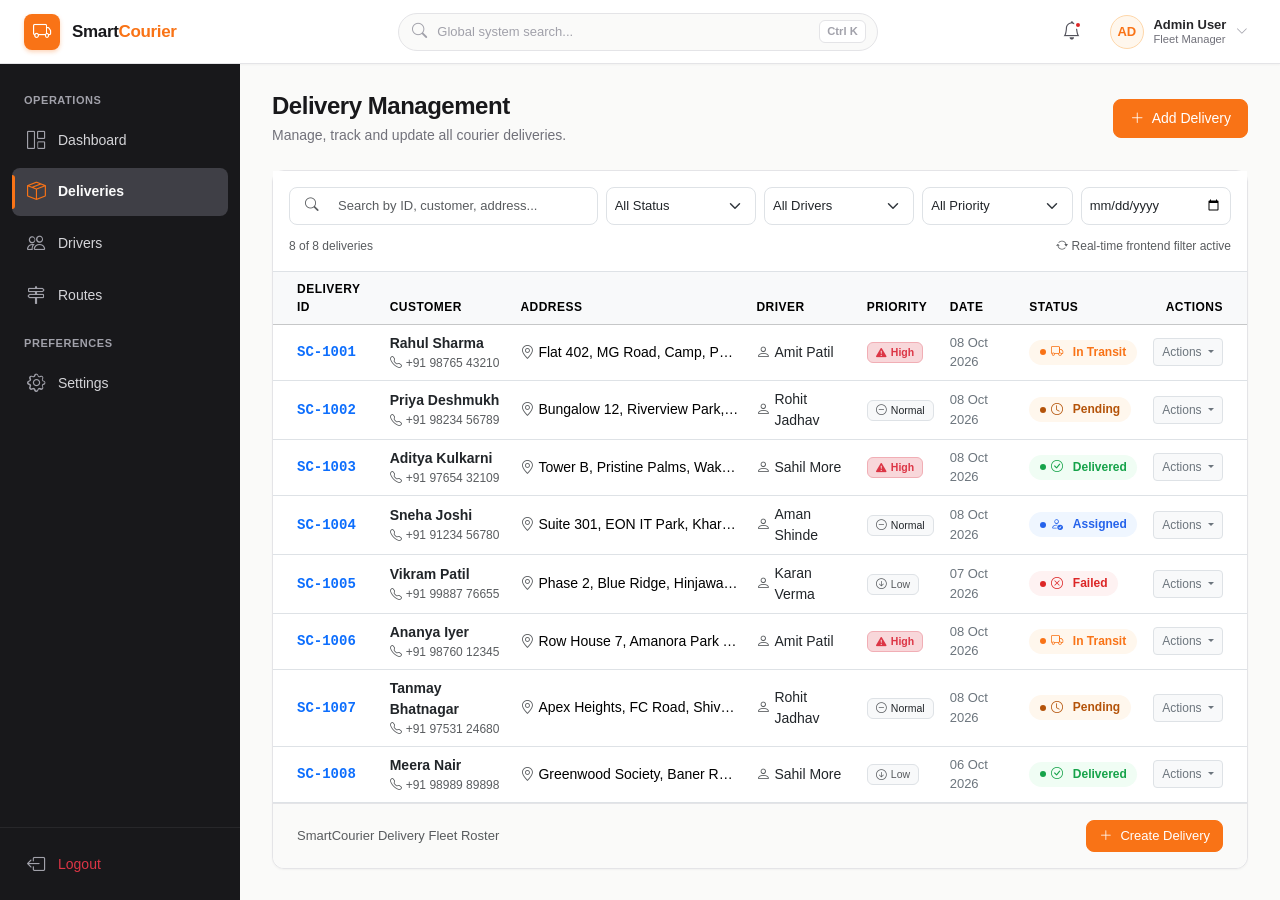
<file: admin/deliveries.html>
<!DOCTYPE html>
<html lang="en">
<head>
  <meta charset="UTF-8">
  <meta name="viewport" content="width=device-width, initial-scale=1.0">
  <meta name="description" content="Delivery Management – SmartCourier Route Optimization & Fleet Management">
  <title>Delivery Management – SmartCourier Admin</title>

  <!-- Bootstrap 5 CSS CDN -->
  <link href="https://cdn.jsdelivr.net/npm/bootstrap@5.3.3/dist/css/bootstrap.min.css" rel="stylesheet">
  <!-- Bootstrap Icons CDN -->
  <link href="https://cdn.jsdelivr.net/npm/bootstrap-icons@1.11.3/font/bootstrap-icons.min.css" rel="stylesheet">
  <!-- SmartCourier Global Design System -->
  <link href="../css/style.css" rel="stylesheet">
</head>
<body>

  <!-- ======================================================================
       1. TOP HEADER (.top-header)
       ====================================================================== -->
  <header class="top-header">
    <div class="d-flex align-items-center">
      <button class="sidebar-toggle-btn" aria-label="Toggle Navigation Sidebar">
        <i class="bi bi-list"></i>
      </button>
      <a href="dashboard.html" class="header-brand">
        <div class="brand-icon">
          <i class="bi bi-truck"></i>
        </div>
        <div class="brand-text">
          Smart<span>Courier</span>
        </div>
      </a>
    </div>

    <!-- Search in Top Bar -->
    <div class="header-search">
      <div class="header-search-wrapper">
        <i class="bi bi-search header-search-icon"></i>
        <input 
          type="text" 
          class="header-search-input" 
          placeholder="Global system search..." 
          aria-label="Search"
        >
        <span class="header-search-shortcut">Ctrl K</span>
      </div>
    </div>

    <!-- Actions & User Profile Area on Right -->
    <div class="header-actions">
      <!-- Notification Dropdown -->
      <div class="notification-container position-relative">
        <button class="header-icon-btn notification-btn" aria-label="Notifications" title="Notifications">
          <i class="bi bi-bell"></i>
          <span class="header-badge-dot"></span>
        </button>
        <div class="custom-dropdown-panel" id="notificationDropdownMenu">
          <div class="custom-dropdown-header">Recent Notifications</div>
          <a href="#" class="custom-dropdown-item">
            <i class="bi bi-check-circle text-success"></i>
            <div>
              <div class="fw-semibold" style="font-size:0.75rem;">Delivery #SC-1003 Delivered</div>
              <div class="text-muted" style="font-size:0.7rem;">10m ago</div>
            </div>
          </a>
          <a href="#" class="custom-dropdown-item">
            <i class="bi bi-truck text-primary"></i>
            <div>
              <div class="fw-semibold" style="font-size:0.75rem;">Amit Patil is In Transit #SC-1001</div>
              <div class="text-muted" style="font-size:0.7rem;">25m ago</div>
            </div>
          </a>
        </div>
      </div>

      <!-- User Profile Menu -->
      <div class="user-profile-menu">
        <button class="user-profile-btn" aria-label="User Profile">
          <div class="user-avatar">AD</div>
          <div class="user-info">
            <div class="user-name">Admin User</div>
            <div class="user-role">Fleet Manager</div>
          </div>
          <i class="bi bi-chevron-down user-dropdown-icon"></i>
        </button>
        <div class="custom-dropdown-panel" id="profileDropdownMenu">
          <div class="custom-dropdown-header">Admin Account</div>
          <a href="#" class="custom-dropdown-item">
            <i class="bi bi-person"></i> My Profile
          </a>
          <a href="#" class="custom-dropdown-item">
            <i class="bi bi-gear"></i> System Settings
          </a>
          <a href="../driver/dashboard.html" class="custom-dropdown-item">
            <i class="bi bi-truck text-primary"></i> Switch to Driver Portal
          </a>
          <div class="custom-dropdown-divider"></div>
          <button type="button" class="custom-dropdown-item text-danger logout-trigger" data-action="logout">
            <i class="bi bi-box-arrow-left"></i> Sign Out
          </button>
        </div>
      </div>
    </div>
  </header>

  <!-- ======================================================================
       2. PAGE LAYOUT WRAPPER (.page-layout)
       ====================================================================== -->
  <div class="page-layout">

    <div class="sidebar-backdrop"></div>

    <!-- LEFT NAVIGATION / SIDEBAR (.sidebar) -->
    <aside class="sidebar">
      <ul class="sidebar-nav">
        <li class="sidebar-nav-title">Operations</li>
        <li class="nav-item">
          <a href="dashboard.html" class="nav-link">
            <i class="bi bi-grid-1x2"></i>
            <span>Dashboard</span>
          </a>
        </li>
        <li class="nav-item">
          <a href="deliveries.html" class="nav-link active">
            <i class="bi bi-box-seam"></i>
            <span>Deliveries</span>
          </a>
        </li>
        <li class="nav-item">
          <a href="drivers.html" class="nav-link">
            <i class="bi bi-people"></i>
            <span>Drivers</span>
          </a>
        </li>
        <li class="nav-item">
          <a href="routes.html" class="nav-link">
            <i class="bi bi-signpost-2"></i>
            <span>Routes</span>
          </a>
        </li>

        <li class="sidebar-nav-title">Preferences</li>
        <li class="nav-item">
          <a href="#" class="nav-link">
            <i class="bi bi-gear"></i>
            <span>Settings</span>
          </a>
        </li>
      </ul>

      <!-- Sidebar Footer -->
      <div class="sidebar-footer">
        <a href="#" class="nav-link text-danger logout-trigger" data-action="logout">
          <i class="bi bi-box-arrow-left"></i>
          <span>Logout</span>
        </a>
      </div>
    </aside>

    <!-- ======================================================================
         3. MAIN CONTENT AREA (.main-content)
         ====================================================================== -->
    <main class="main-content">
      <div class="section-container">

        <!-- Page Header -->
        <div class="section-header">
          <div>
            <h1 class="section-title">Delivery Management</h1>
            <p class="section-subtitle">Manage, track and update all courier deliveries.</p>
          </div>
          <div class="section-actions">
            <a href="add-delivery.html" class="primary-button">
              <i class="bi bi-plus-lg"></i> Add Delivery
            </a>
          </div>
        </div>

        <!-- Deliveries Main Content Card -->
        <div class="content-card">

          <!-- Filter / Search Toolbar Area -->
          <div class="p-3 border-bottom bg-white">
            <div class="row g-2 align-items-center">

              <!-- 1. Search Box -->
              <div class="col-12 col-lg-4">
                <div class="position-relative">
                  <i class="bi bi-search position-absolute top-50 start-0 translate-middle-y ms-3 text-muted" style="font-size:0.85rem;"></i>
                  <input 
                    type="text" 
                    id="deliverySearchInput" 
                    class="form-control form-control-sm ps-5" 
                    placeholder="Search by ID, customer, address..." 
                    aria-label="Search deliveries"
                    style="border-radius: var(--radius-md); font-size: 0.8125rem; height: 38px;"
                  >
                </div>
              </div>

              <!-- 2. Status Filter -->
              <div class="col-6 col-sm-4 col-lg-2">
                <select id="filterStatus" class="form-select form-select-sm" aria-label="Status filter" style="border-radius: var(--radius-md); font-size: 0.8125rem; height: 38px;">
                  <option value="ALL">All Status</option>
                  <option value="Pending">Pending</option>
                  <option value="Assigned">Assigned</option>
                  <option value="In Transit">In Transit</option>
                  <option value="Delivered">Delivered</option>
                  <option value="Failed">Failed</option>
                </select>
              </div>

              <!-- 3. Driver Filter -->
              <div class="col-6 col-sm-4 col-lg-2">
                <select id="filterDriver" class="form-select form-select-sm" aria-label="Driver filter" style="border-radius: var(--radius-md); font-size: 0.8125rem; height: 38px;">
                  <option value="ALL">All Drivers</option>
                  <option value="Unassigned">Unassigned</option>
                </select>
              </div>

              <!-- 4. Priority Filter -->
              <div class="col-6 col-sm-4 col-lg-2">
                <select id="filterPriority" class="form-select form-select-sm" aria-label="Priority filter" style="border-radius: var(--radius-md); font-size: 0.8125rem; height: 38px;">
                  <option value="ALL">All Priority</option>
                  <option value="High">High</option>
                  <option value="Normal">Normal</option>
                  <option value="Low">Low</option>
                </select>
              </div>

              <!-- 5. Date Filter & Clear Button -->
              <div class="col-6 col-lg-2 d-flex gap-1 align-items-center">
                <input 
                  type="date" 
                  id="filterDate" 
                  class="form-control form-control-sm" 
                  title="Filter by delivery date" 
                  aria-label="Date filter"
                  style="border-radius: var(--radius-md); font-size: 0.8125rem; height: 38px;"
                >
                <button 
                  type="button" 
                  id="clearFiltersBtn" 
                  class="btn btn-sm btn-outline-secondary d-none text-nowrap" 
                  title="Clear all filters"
                  style="height: 38px; border-radius: var(--radius-md);"
                >
                  <i class="bi bi-x-lg"></i>
                </button>
              </div>

            </div>

            <!-- Active Filter Count Display -->
            <div class="d-flex justify-content-between align-items-center mt-2 pt-1 text-muted" style="font-size: 0.75rem;">
              <span id="deliveryCountBadge">Loading deliveries…</span>
              <span><i class="bi bi-arrow-repeat me-1"></i>Real-time frontend filter active</span>
            </div>
          </div>

          <!-- Main Delivery Table Container -->
          <div class="table-responsive" style="min-height: 320px;">
            <table class="table table-hover align-middle mb-0" id="deliveriesTable" style="font-size: 0.875rem;">
              <thead class="table-light text-muted" style="font-size: 0.75rem; text-transform: uppercase; letter-spacing: 0.04em;">
                <tr>
                  <th scope="col" class="ps-4">Delivery ID</th>
                  <th scope="col">Customer</th>
                  <th scope="col">Address</th>
                  <th scope="col">Driver</th>
                  <th scope="col">Priority</th>
                  <th scope="col">Date</th>
                  <th scope="col">Status</th>
                  <th scope="col" class="pe-4 text-end">Actions</th>
                </tr>
              </thead>
              <tbody id="deliveriesTableBody">
                <!-- Dynamically rendered via deliveries.js -->
              </tbody>
            </table>

            <!-- Polished Empty State Container -->
            <div id="deliveriesEmptyState" class="d-none sc-empty-state">
              <div class="sc-empty-state-icon">
                <i class="bi bi-search"></i>
              </div>
              <h5 class="sc-empty-state-title">No deliveries found</h5>
              <p class="sc-empty-state-text">
                No delivery records match your current search and filter combination. Try clearing your filters or search terms.
              </p>
              <button type="button" id="emptyStateResetBtn" class="secondary-button btn-sm-custom">
                <i class="bi bi-arrow-counterclockwise"></i> Clear Filters
              </button>
            </div>
          </div>

          <!-- Table Footer -->
          <div class="content-card-footer">
            <span class="text-muted" style="font-size:0.8125rem;">
              SmartCourier Delivery Fleet Roster
            </span>
            <div class="d-flex gap-2">
              <a href="add-delivery.html" class="primary-button btn-sm-custom">
                <i class="bi bi-plus-lg"></i> Create Delivery
              </a>
            </div>
          </div>

        </div>

      </div>
    </main>

  </div>

  <!-- ======================================================================
       VIEW DELIVERY DETAILS MODAL
       ====================================================================== -->
  <div class="modal fade" id="viewDeliveryModal" tabindex="-1" aria-labelledby="viewDeliveryModalLabel" aria-hidden="true">
    <div class="modal-dialog modal-dialog-centered modal-lg">
      <div class="modal-content border-0 shadow-lg" style="border-radius: var(--radius-xl);">
        
        <!-- Modal Header -->
        <div class="modal-header border-bottom py-3 px-4">
          <div class="d-flex align-items-center gap-2">
            <div class="brand-icon" style="width:34px;height:34px;font-size:1rem;">
              <i class="bi bi-box-seam"></i>
            </div>
            <div>
              <h5 class="modal-title fw-bold text-dark mb-0" id="viewDeliveryModalLabel">
                Delivery Details <span id="viewModalId" class="text-primary font-monospace ms-1"></span>
              </h5>
              <span class="text-muted" style="font-size:0.75rem;">Courier Dispatch Information</span>
            </div>
          </div>
          <button type="button" class="btn-close" data-bs-dismiss="modal" aria-label="Close"></button>
        </div>

        <!-- Modal Body -->
        <div class="modal-body p-4">
          <div class="row g-3">

            <!-- Status & Priority Banner + Admin Quick Status Control -->
            <div class="col-12">
              <div class="p-3 rounded border bg-light d-flex align-items-center justify-content-between flex-wrap gap-3">
                <div class="d-flex align-items-center gap-3">
                  <div>
                    <span class="text-muted small d-block" style="font-size:0.75rem;">CURRENT STATUS:</span>
                    <span id="viewModalStatus"></span>
                  </div>
                  <div class="border-start ps-3">
                    <span class="text-muted small d-block" style="font-size:0.75rem;">PRIORITY:</span>
                    <span id="viewModalPriority"></span>
                  </div>
                </div>
                <!-- Admin Quick Status Change -->
                <div class="d-flex align-items-center gap-2">
                  <label for="viewModalQuickStatusSelect" class="small fw-semibold text-secondary mb-0" style="font-size:0.75rem;">QUICK STATUS UPDATE:</label>
                  <select id="viewModalQuickStatusSelect" class="form-select form-select-sm" style="width: auto; font-size:0.8125rem;">
                    <option value="Pending">Pending</option>
                    <option value="Assigned">Assigned</option>
                    <option value="In Transit">In Transit</option>
                    <option value="Out for Delivery">Out for Delivery</option>
                    <option value="Delivered">Delivered</option>
                    <option value="Failed">Failed</option>
                  </select>
                  <button type="button" id="btnAdminApplyStatus" class="primary-button btn-sm-custom" style="padding: 0.35rem 0.75rem; font-size: 0.8rem;">
                    <i class="bi bi-check-lg"></i> Apply
                  </button>
                </div>
              </div>
            </div>

            <!-- Customer & Contact Information -->
            <div class="col-12 col-md-6">
              <div class="card h-100 border p-3">
                <h6 class="fw-bold text-dark mb-3 pb-1 border-bottom" style="font-size:0.875rem;">
                  <i class="bi bi-person me-2 text-primary"></i>Customer &amp; Contact
                </h6>
                <div class="mb-2">
                  <span class="text-muted small d-block">Recipient Name</span>
                  <span id="viewModalCustomer" class="fw-semibold text-dark"></span>
                </div>
                <div class="mb-2">
                  <span class="text-muted small d-block">Phone Number</span>
                  <span id="viewModalPhone" class="fw-medium text-dark font-monospace"></span>
                </div>
                <div>
                  <span class="text-muted small d-block">Email Address</span>
                  <span id="viewModalEmail" class="text-dark"></span>
                </div>
              </div>
            </div>

            <!-- Package Details & Date -->
            <div class="col-12 col-md-6">
              <div class="card h-100 border p-3">
                <h6 class="fw-bold text-dark mb-3 pb-1 border-bottom" style="font-size:0.875rem;">
                  <i class="bi bi-box me-2 text-primary"></i>Package &amp; Assignment
                </h6>
                <div class="mb-2">
                  <span class="text-muted small d-block">Package Description</span>
                  <span id="viewModalPackage" class="fw-semibold text-dark"></span>
                </div>
                <div class="row mb-2">
                  <div class="col-6">
                    <span class="text-muted small d-block">Weight</span>
                    <span id="viewModalWeight" class="fw-medium text-dark"></span>
                  </div>
                  <div class="col-6">
                    <span class="text-muted small d-block">Scheduled Date</span>
                    <span id="viewModalDate" class="fw-medium text-dark"></span>
                  </div>
                </div>
                <div>
                  <span class="text-muted small d-block">Assigned Driver</span>
                  <span id="viewModalDriver" class="fw-semibold text-primary"></span>
                </div>
              </div>
            </div>

            <!-- Destination Address -->
            <div class="col-12">
              <div class="card border p-3">
                <h6 class="fw-bold text-dark mb-2 pb-1 border-bottom" style="font-size:0.875rem;">
                  <i class="bi bi-geo-alt me-2 text-danger"></i>Destination Address
                </h6>
                <div class="mb-2">
                  <span class="text-muted small d-block">Address</span>
                  <span id="viewModalAddress" class="fw-medium text-dark"></span>
                </div>
                <div>
                  <span class="text-muted small d-block">Geographic Coordinates</span>
                  <span id="viewModalCoordinates" class="text-muted font-monospace small"></span>
                </div>
              </div>
            </div>

            <!-- 1. STATUS TIMELINE -->
            <div class="col-12">
              <div class="card border p-3">
                <div class="d-flex align-items-center justify-content-between mb-2 pb-1 border-bottom">
                  <h6 class="fw-bold text-dark mb-0" style="font-size:0.875rem;">
                    <i class="bi bi-signpost-2 me-2 text-primary"></i>Delivery Status Timeline
                  </h6>
                  <span class="badge bg-light text-muted border" style="font-size:0.68rem;">Live Milestones</span>
                </div>
                <div id="viewModalTimelineContainer">
                  <!-- Dynamically rendered timeline stepper via deliveries.js -->
                </div>
              </div>
            </div>

            <!-- 2. DRIVER INFORMATION -->
            <div class="col-12">
              <div class="card border p-3">
                <h6 class="fw-bold text-dark mb-2 pb-1 border-bottom" style="font-size:0.875rem;">
                  <i class="bi bi-person-badge me-2 text-primary"></i>Driver Information
                </h6>
                <div id="viewModalDriverCard">
                  <!-- Dynamically rendered driver card via deliveries.js -->
                </div>
              </div>
            </div>

            <!-- 3. DELIVERY NOTES -->
            <div class="col-12">
              <div class="card border p-3">
                <h6 class="fw-bold text-dark mb-1" style="font-size:0.8125rem;">
                  <i class="bi bi-card-text me-1 text-muted"></i>Handling Notes &amp; Instructions
                </h6>
                <p id="viewModalNotes" class="text-secondary small mb-0 fst-italic"></p>
              </div>
            </div>

            <!-- 4. ACTIVITY LOG (OPTIONAL ACTIVITY SECTION) -->
            <div class="col-12">
              <div class="card border p-3">
                <h6 class="fw-bold text-dark mb-2 pb-1 border-bottom" style="font-size:0.8125rem;">
                  <i class="bi bi-clock-history me-1 text-muted"></i>Dispatch Activity Log
                </h6>
                <div id="viewModalActivityLog">
                  <!-- Dynamically rendered activity list via deliveries.js -->
                </div>
              </div>
            </div>

          </div>
        </div>

        <!-- Modal Footer -->
        <div class="modal-footer border-top py-2 px-4 bg-light">
          <button type="button" class="secondary-button btn-sm-custom" data-bs-dismiss="modal">Close</button>
          <a href="#" id="viewModalEditLink" class="primary-button btn-sm-custom">
            <i class="bi bi-pencil me-1"></i> Edit Record
          </a>
        </div>

      </div>
    </div>
  </div>

  <!-- ======================================================================
       DELETE CONFIRMATION MODAL
       ====================================================================== -->
  <div class="modal fade" id="deleteConfirmModal" tabindex="-1" aria-labelledby="deleteConfirmModalLabel" aria-hidden="true">
    <div class="modal-dialog modal-dialog-centered modal-sm" style="max-width:380px;">
      <div class="modal-content border-0 shadow-lg" style="border-radius: var(--radius-lg);">
        <div class="modal-body p-4 text-center">
          <div class="mx-auto mb-3 d-flex align-items-center justify-content-center rounded-circle bg-danger-subtle text-danger" style="width: 56px; height: 56px; font-size: 1.6rem;">
            <i class="bi bi-trash3-fill"></i>
          </div>
          <h5 class="fw-bold text-dark mb-2" id="deleteConfirmModalLabel">Delete Delivery?</h5>
          <p class="text-muted small mb-0">
            Are you sure you want to delete delivery <strong id="deleteModalTargetId" class="text-dark"></strong> for <span id="deleteModalTargetName" class="text-dark"></span>? This action will remove the record.
          </p>
        </div>
        <div class="modal-footer border-top p-2 bg-light d-flex justify-content-end gap-2">
          <button type="button" class="secondary-button btn-sm-custom" data-bs-dismiss="modal">Cancel</button>
          <button type="button" id="confirmDeleteBtn" class="btn btn-danger btn-sm" style="border-radius: var(--radius-md);">
            <i class="bi bi-trash me-1"></i> Confirm Delete
          </button>
        </div>
      </div>
    </div>
  </div>

  <!-- Bootstrap 5 JavaScript Bundle CDN -->
  <script src="https://cdn.jsdelivr.net/npm/bootstrap@5.3.3/dist/js/bootstrap.bundle.min.js"></script>
  <!-- SmartCourier Configuration & API Service Layer -->
  <script src="../js/config.js"></script>
  <script src="../js/api.js"></script>
  <!-- SmartCourier Global Layout JavaScript -->
  <script src="../js/main.js"></script>
  <!-- SmartCourier Delivery Management JavaScript -->
  <script src="../js/deliveries.js"></script>
</body>
</html>
</file>
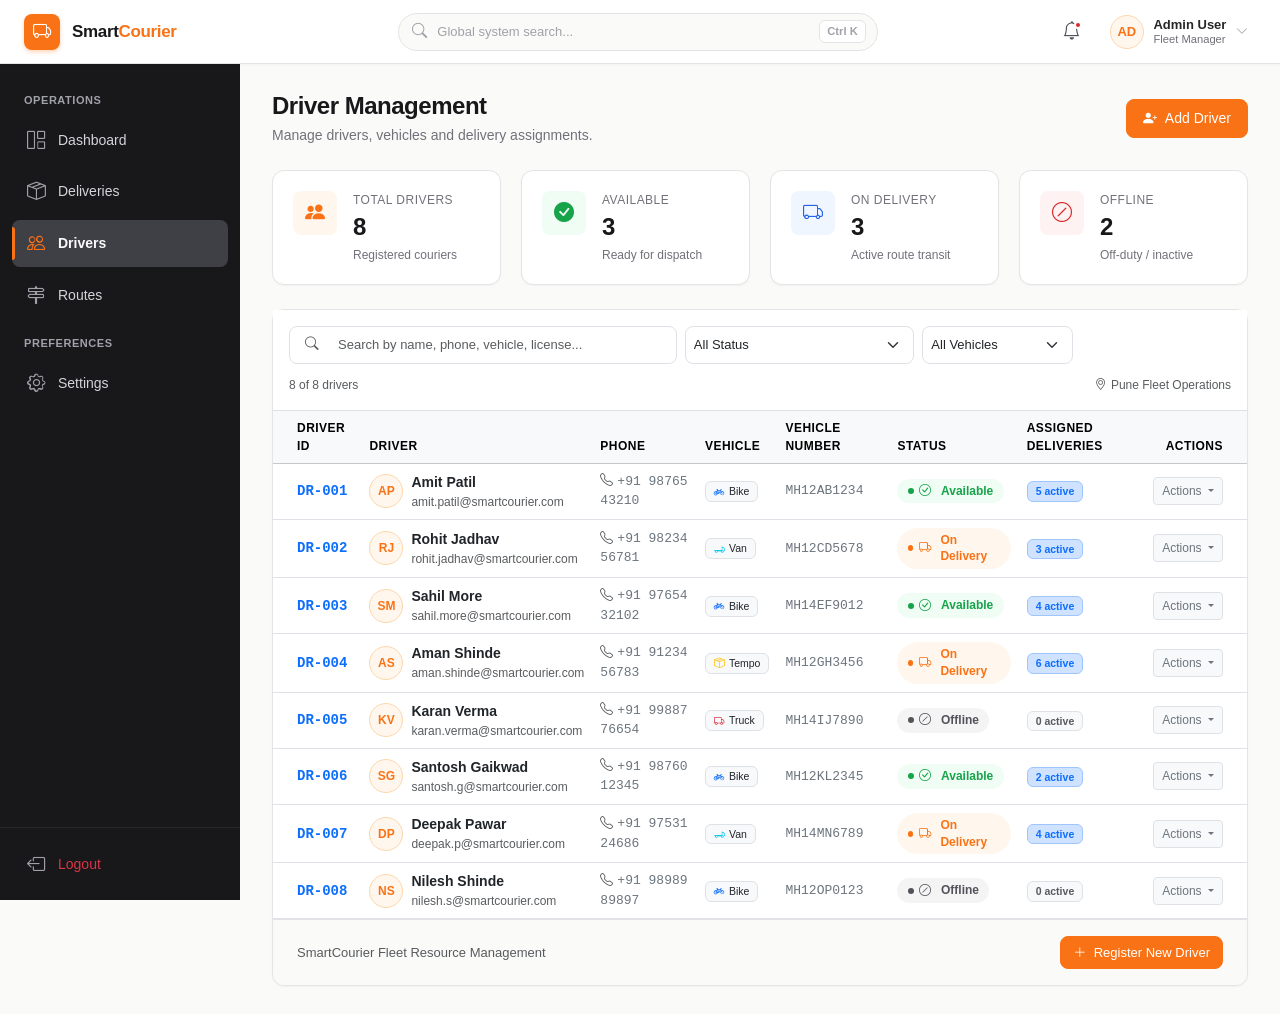
<file: admin/drivers.html>
<!DOCTYPE html>
<html lang="en">
<head>
  <meta charset="UTF-8">
  <meta name="viewport" content="width=device-width, initial-scale=1.0">
  <meta name="description" content="Driver Management – SmartCourier Fleet & Delivery Management System">
  <title>Driver Management – SmartCourier Admin</title>

  <!-- Bootstrap 5 CSS CDN -->
  <link href="https://cdn.jsdelivr.net/npm/bootstrap@5.3.3/dist/css/bootstrap.min.css" rel="stylesheet">
  <!-- Bootstrap Icons CDN -->
  <link href="https://cdn.jsdelivr.net/npm/bootstrap-icons@1.11.3/font/bootstrap-icons.min.css" rel="stylesheet">
  <!-- SmartCourier Global Design System -->
  <link href="../css/style.css" rel="stylesheet">
</head>
<body>

  <!-- ======================================================================
       1. TOP HEADER (.top-header)
       ====================================================================== -->
  <header class="top-header">
    <div class="d-flex align-items-center">
      <button class="sidebar-toggle-btn" aria-label="Toggle Navigation Sidebar">
        <i class="bi bi-list"></i>
      </button>
      <a href="dashboard.html" class="header-brand">
        <div class="brand-icon">
          <i class="bi bi-truck"></i>
        </div>
        <div class="brand-text">
          Smart<span>Courier</span>
        </div>
      </a>
    </div>

    <!-- Top Bar Search -->
    <div class="header-search">
      <div class="header-search-wrapper">
        <i class="bi bi-search header-search-icon"></i>
        <input 
          type="text" 
          class="header-search-input" 
          placeholder="Global system search..." 
          aria-label="Search"
        >
        <span class="header-search-shortcut">Ctrl K</span>
      </div>
    </div>

    <!-- Actions & User Profile Area on Right -->
    <div class="header-actions">
      <!-- Notification Dropdown -->
      <div class="notification-container position-relative">
        <button class="header-icon-btn notification-btn" aria-label="Notifications" title="Notifications">
          <i class="bi bi-bell"></i>
          <span class="header-badge-dot"></span>
        </button>
        <div class="custom-dropdown-panel" id="notificationDropdownMenu">
          <div class="custom-dropdown-header">Driver Alerts</div>
          <a href="#" class="custom-dropdown-item">
            <i class="bi bi-truck text-primary"></i>
            <div>
              <div class="fw-semibold" style="font-size:0.75rem;">Rohit Jadhav started delivery run</div>
              <div class="text-muted" style="font-size:0.7rem;">15m ago</div>
            </div>
          </a>
          <a href="#" class="custom-dropdown-item">
            <i class="bi bi-check-circle text-success"></i>
            <div>
              <div class="fw-semibold" style="font-size:0.75rem;">Amit Patil marked 5 orders finished</div>
              <div class="text-muted" style="font-size:0.7rem;">30m ago</div>
            </div>
          </a>
        </div>
      </div>

      <!-- User Profile Menu -->
      <div class="user-profile-menu">
        <button class="user-profile-btn" aria-label="User Profile">
          <div class="user-avatar">AD</div>
          <div class="user-info">
            <div class="user-name">Admin User</div>
            <div class="user-role">Fleet Manager</div>
          </div>
          <i class="bi bi-chevron-down user-dropdown-icon"></i>
        </button>
        <div class="custom-dropdown-panel" id="profileDropdownMenu">
          <div class="custom-dropdown-header">Admin Account</div>
          <a href="#" class="custom-dropdown-item"><i class="bi bi-person"></i> My Profile</a>
          <a href="#" class="custom-dropdown-item"><i class="bi bi-gear"></i> System Settings</a>
          <div class="custom-dropdown-divider"></div>
          <button type="button" class="custom-dropdown-item text-danger logout-trigger" data-action="logout">
            <i class="bi bi-box-arrow-left"></i> Sign Out
          </button>
        </div>
      </div>
    </div>
  </header>

  <!-- ======================================================================
       2. PAGE LAYOUT WRAPPER (.page-layout)
       ====================================================================== -->
  <div class="page-layout">

    <div class="sidebar-backdrop"></div>

    <!-- LEFT NAVIGATION / SIDEBAR (.sidebar) -->
    <aside class="sidebar">
      <ul class="sidebar-nav">
        <li class="sidebar-nav-title">Operations</li>
        <li class="nav-item">
          <a href="dashboard.html" class="nav-link">
            <i class="bi bi-grid-1x2"></i>
            <span>Dashboard</span>
          </a>
        </li>
        <li class="nav-item">
          <a href="deliveries.html" class="nav-link">
            <i class="bi bi-box-seam"></i>
            <span>Deliveries</span>
          </a>
        </li>
        <li class="nav-item">
          <a href="drivers.html" class="nav-link active">
            <i class="bi bi-people"></i>
            <span>Drivers</span>
          </a>
        </li>
        <li class="nav-item">
          <a href="routes.html" class="nav-link">
            <i class="bi bi-signpost-2"></i>
            <span>Routes</span>
          </a>
        </li>

        <li class="sidebar-nav-title">Preferences</li>
        <li class="nav-item">
          <a href="#" class="nav-link">
            <i class="bi bi-gear"></i>
            <span>Settings</span>
          </a>
        </li>
      </ul>

      <div class="sidebar-footer">
        <a href="#" class="nav-link text-danger logout-trigger" data-action="logout">
          <i class="bi bi-box-arrow-left"></i>
          <span>Logout</span>
        </a>
      </div>
    </aside>

    <!-- ======================================================================
         3. MAIN CONTENT AREA (.main-content)
         ====================================================================== -->
    <main class="main-content">
      <div class="section-container">

        <!-- 1. Page Header -->
        <div class="section-header">
          <div>
            <h1 class="section-title">Driver Management</h1>
            <p class="section-subtitle">Manage drivers, vehicles and delivery assignments.</p>
          </div>
          <div class="section-actions">
            <button type="button" class="primary-button" data-bs-toggle="modal" data-bs-target="#addDriverModal">
              <i class="bi bi-person-plus-fill"></i> Add Driver
            </button>
          </div>
        </div>

        <!-- 2. Driver Summary Statistics Cards -->
        <section class="stats-grid-row" aria-label="Driver Statistics">

          <!-- Card 1: Total Drivers -->
          <div class="stat-card">
            <div class="stat-icon-wrapper stat-icon-primary" aria-hidden="true">
              <i class="bi bi-people-fill"></i>
            </div>
            <div class="stat-content">
              <div class="stat-label">TOTAL DRIVERS</div>
              <div class="stat-value" id="statTotalDrivers">--</div>
              <div class="stat-supporting-text">Registered couriers</div>
            </div>
          </div>

          <!-- Card 2: Available -->
          <div class="stat-card">
            <div class="stat-icon-wrapper stat-icon-success" aria-hidden="true">
              <i class="bi bi-check-circle-fill"></i>
            </div>
            <div class="stat-content">
              <div class="stat-label">AVAILABLE</div>
              <div class="stat-value" id="statAvailableDrivers">--</div>
              <div class="stat-supporting-text">Ready for dispatch</div>
            </div>
          </div>

          <!-- Card 3: On Delivery -->
          <div class="stat-card">
            <div class="stat-icon-wrapper stat-icon-info" aria-hidden="true">
              <i class="bi bi-truck"></i>
            </div>
            <div class="stat-content">
              <div class="stat-label">ON DELIVERY</div>
              <div class="stat-value" id="statOnDeliveryDrivers">--</div>
              <div class="stat-supporting-text">Active route transit</div>
            </div>
          </div>

          <!-- Card 4: Offline -->
          <div class="stat-card">
            <div class="stat-icon-wrapper stat-icon-danger" aria-hidden="true">
              <i class="bi bi-slash-circle"></i>
            </div>
            <div class="stat-content">
              <div class="stat-label">OFFLINE</div>
              <div class="stat-value" id="statOfflineDrivers">--</div>
              <div class="stat-supporting-text">Off-duty / inactive</div>
            </div>
          </div>

        </section>

        <!-- 3. Driver Table & Filter Container -->
        <div class="content-card">

          <!-- Toolbar Search & Filter Bar -->
          <div class="p-3 border-bottom bg-white">
            <div class="row g-2 align-items-center">

              <!-- Search Driver Input -->
              <div class="col-12 col-md-5 col-lg-5">
                <div class="position-relative">
                  <i class="bi bi-search position-absolute top-50 start-0 translate-middle-y ms-3 text-muted" style="font-size:0.85rem;"></i>
                  <input 
                    type="text" 
                    id="driverSearchInput" 
                    class="form-control form-control-sm ps-5" 
                    placeholder="Search by name, phone, vehicle, license..." 
                    aria-label="Search drivers"
                    style="border-radius: var(--radius-md); font-size: 0.8125rem; height: 38px;"
                  >
                </div>
              </div>

              <!-- Status Filter -->
              <div class="col-6 col-md-3 col-lg-3">
                <select id="filterDriverStatus" class="form-select form-select-sm" aria-label="Status filter" style="border-radius: var(--radius-md); font-size: 0.8125rem; height: 38px;">
                  <option value="ALL">All Status</option>
                  <option value="Available">Available</option>
                  <option value="On Delivery">On Delivery</option>
                  <option value="Offline">Offline</option>
                </select>
              </div>

              <!-- Vehicle Type Filter -->
              <div class="col-6 col-md-2 col-lg-2">
                <select id="filterDriverVehicle" class="form-select form-select-sm" aria-label="Vehicle type filter" style="border-radius: var(--radius-md); font-size: 0.8125rem; height: 38px;">
                  <option value="ALL">All Vehicles</option>
                  <option value="Bike">Bike</option>
                  <option value="Van">Van</option>
                  <option value="Truck">Truck</option>
                  <option value="Tempo">Tempo</option>
                </select>
              </div>

              <!-- Clear Filters Button -->
              <div class="col-12 col-md-2 col-lg-2 text-md-end">
                <button 
                  type="button" 
                  id="clearDriverFiltersBtn" 
                  class="btn btn-sm btn-outline-secondary d-none w-100" 
                  style="border-radius: var(--radius-md); font-size: 0.8125rem; height: 38px;"
                >
                  <i class="bi bi-x-circle me-1"></i>Clear Filters
                </button>
              </div>

            </div>

            <!-- Real-time Count Indicator -->
            <div class="d-flex justify-content-between align-items-center mt-2 pt-1 text-muted" style="font-size: 0.75rem;">
              <span id="driversCountBadge">Loading driver roster…</span>
              <span><i class="bi bi-geo-alt me-1"></i>Pune Fleet Operations</span>
            </div>
          </div>

          <!-- Responsive Driver Table -->
          <div class="table-responsive" style="min-height: 320px;">
            <table class="table table-hover align-middle mb-0" id="driversTable" style="font-size: 0.875rem;">
              <thead class="table-light text-muted" style="font-size: 0.75rem; text-transform: uppercase; letter-spacing: 0.04em;">
                <tr>
                  <th scope="col" class="ps-4">Driver ID</th>
                  <th scope="col">Driver</th>
                  <th scope="col">Phone</th>
                  <th scope="col">Vehicle</th>
                  <th scope="col">Vehicle Number</th>
                  <th scope="col">Status</th>
                  <th scope="col">Assigned Deliveries</th>
                  <th scope="col" class="pe-4 text-end">Actions</th>
                </tr>
              </thead>
              <tbody id="driversTableBody">
                <!-- Dynamically populated via drivers.js -->
              </tbody>
            </table>

            <!-- Empty State Container -->
            <div id="driversEmptyState" class="d-none text-center py-5 px-3">
              <div class="mb-3 text-muted">
                <i class="bi bi-person-x" style="font-size: 3rem; opacity: 0.6;"></i>
              </div>
              <h5 class="fw-semibold text-dark mb-1">No drivers found</h5>
              <p class="text-muted mb-3" style="font-size: 0.875rem; max-width: 400px; margin: 0 auto;">
                No drivers matched your active query. Try resetting your search or filter options.
              </p>
              <button type="button" id="emptyStateDriverResetBtn" class="secondary-button btn-sm-custom">
                <i class="bi bi-arrow-counterclockwise"></i> Reset Filters
              </button>
            </div>
          </div>

          <!-- Card Footer -->
          <div class="content-card-footer">
            <span class="text-muted" style="font-size:0.8125rem;">
              SmartCourier Fleet Resource Management
            </span>
            <button type="button" class="primary-button btn-sm-custom" data-bs-toggle="modal" data-bs-target="#addDriverModal">
              <i class="bi bi-plus-lg"></i> Register New Driver
            </button>
          </div>

        </div>

      </div>
    </main>

  </div>

  <!-- ======================================================================
       MODAL 1: VIEW DRIVER DETAILS MODAL
       ====================================================================== -->
  <div class="modal fade" id="viewDriverModal" tabindex="-1" aria-labelledby="viewDriverModalLabel" aria-hidden="true">
    <div class="modal-dialog modal-dialog-centered modal-lg">
      <div class="modal-content border-0 shadow-lg" style="border-radius: var(--radius-xl);">
        
        <div class="modal-header border-bottom py-3 px-4">
          <div class="d-flex align-items-center gap-2">
            <div class="brand-icon" style="width:36px;height:36px;font-size:1.1rem;">
              <i class="bi bi-person-badge"></i>
            </div>
            <div>
              <h5 class="modal-title fw-bold text-dark mb-0" id="viewDriverModalLabel">
                Driver Profile <span id="viewDriverModalId" class="text-primary font-monospace ms-1"></span>
              </h5>
              <span class="text-muted" style="font-size:0.75rem;">Fleet Courier Credentials</span>
            </div>
          </div>
          <button type="button" class="btn-close" data-bs-dismiss="modal" aria-label="Close"></button>
        </div>

        <div class="modal-body p-4">
          <div class="row g-3">

            <!-- Driver Header Card with Avatar & Status -->
            <div class="col-12">
              <div class="p-3 rounded border bg-light d-flex align-items-center justify-content-between flex-wrap gap-3">
                <div class="d-flex align-items-center gap-3">
                  <div class="user-avatar" id="viewDriverModalAvatar" style="width:52px;height:52px;font-size:1.1rem;background-color:var(--color-primary-light);color:var(--color-primary);border-width:2px;">
                    DR
                  </div>
                  <div>
                    <h5 class="fw-bold text-dark mb-0" id="viewDriverModalName">Driver Name</h5>
                    <div class="text-muted small"><i class="bi bi-geo-alt me-1 text-danger"></i><span id="viewDriverModalZone">Pune Central</span></div>
                  </div>
                </div>
                <div class="d-flex align-items-center gap-2">
                  <span id="viewDriverModalStatus"></span>
                  <span id="viewDriverModalVehicle"></span>
                </div>
              </div>
            </div>

            <!-- Contact Information -->
            <div class="col-12 col-md-6">
              <div class="card h-100 border p-3">
                <h6 class="fw-bold text-dark mb-3 pb-1 border-bottom" style="font-size:0.875rem;">
                  <i class="bi bi-person-lines-fill me-2 text-primary"></i>Contact Details
                </h6>
                <div class="mb-2">
                  <span class="text-muted small d-block">Phone Number</span>
                  <span id="viewDriverModalPhone" class="fw-semibold text-dark font-monospace"></span>
                </div>
                <div>
                  <span class="text-muted small d-block">Email Address</span>
                  <span id="viewDriverModalEmail" class="text-dark"></span>
                </div>
              </div>
            </div>

            <!-- Vehicle & License -->
            <div class="col-12 col-md-6">
              <div class="card h-100 border p-3">
                <h6 class="fw-bold text-dark mb-3 pb-1 border-bottom" style="font-size:0.875rem;">
                  <i class="bi bi-card-checklist me-2 text-primary"></i>Vehicle &amp; License
                </h6>
                <div class="mb-2">
                  <span class="text-muted small d-block">License Number</span>
                  <span id="viewDriverModalLicense" class="fw-semibold text-dark font-monospace"></span>
                </div>
                <div>
                  <span class="text-muted small d-block">Vehicle Registration</span>
                  <span id="viewDriverModalVehicleNumber" class="fw-semibold text-dark font-monospace"></span>
                </div>
              </div>
            </div>

            <!-- Delivery Performance Counters -->
            <div class="col-12">
              <div class="card border p-3">
                <h6 class="fw-bold text-dark mb-2 pb-1 border-bottom" style="font-size:0.875rem;">
                  <i class="bi bi-speedometer2 me-2 text-primary"></i>Dispatch Metrics
                </h6>
                <div class="row g-2 text-center pt-2">
                  <div class="col-6">
                    <div class="p-2 rounded bg-light border">
                      <div class="text-muted small">Current Load</div>
                      <div class="fw-bold text-primary fs-5" id="viewDriverModalActiveDeliveries">0</div>
                    </div>
                  </div>
                  <div class="col-6">
                    <div class="p-2 rounded bg-light border">
                      <div class="text-muted small">Total Delivered</div>
                      <div class="fw-bold text-success fs-5" id="viewDriverModalCompletedDeliveries">0</div>
                    </div>
                  </div>
                </div>
              </div>
            </div>

          </div>
        </div>

        <div class="modal-footer border-top py-2 px-4 bg-light">
          <button type="button" class="secondary-button btn-sm-custom" data-bs-dismiss="modal">Close</button>
          <button type="button" id="viewDriverModalEditBtn" class="primary-button btn-sm-custom">
            <i class="bi bi-pencil me-1"></i> Edit Profile
          </button>
        </div>

      </div>
    </div>
  </div>

  <!-- ======================================================================
       MODAL 2: ADD DRIVER MODAL
       ====================================================================== -->
  <div class="modal fade" id="addDriverModal" tabindex="-1" aria-labelledby="addDriverModalLabel" aria-hidden="true">
    <div class="modal-dialog modal-dialog-centered modal-lg">
      <div class="modal-content border-0 shadow-lg" style="border-radius: var(--radius-xl);">
        
        <div class="modal-header border-bottom py-3 px-4">
          <div class="d-flex align-items-center gap-2">
            <div class="brand-icon" style="width:36px;height:36px;font-size:1.1rem;background-color:var(--color-primary);">
              <i class="bi bi-person-plus-fill"></i>
            </div>
            <div>
              <h5 class="modal-title fw-bold text-dark mb-0" id="addDriverModalLabel">Register New Driver</h5>
              <span class="text-muted" style="font-size:0.75rem;">Add a courier to the active fleet</span>
            </div>
          </div>
          <button type="button" class="btn-close" data-bs-dismiss="modal" aria-label="Close"></button>
        </div>

        <form id="addDriverForm" novalidate>
          <div class="modal-body p-4">
            <div class="row g-3">

              <!-- Full Name -->
              <div class="col-12 col-md-6">
                <label for="addDriverName" class="form-label small fw-semibold text-dark">
                  Full Name <span class="text-danger">*</span>
                </label>
                <input type="text" id="addDriverName" class="form-control" placeholder="e.g. Mahesh Shinde" required>
                <div class="invalid-feedback">Driver full name is required.</div>
              </div>

              <!-- Phone Number -->
              <div class="col-12 col-md-6">
                <label for="addDriverPhone" class="form-label small fw-semibold text-dark">
                  Phone Number <span class="text-danger">*</span>
                </label>
                <input type="tel" id="addDriverPhone" class="form-control" placeholder="e.g. +91 98765 00000" required>
                <div class="invalid-feedback">Phone number is required.</div>
              </div>

              <!-- Email -->
              <div class="col-12 col-md-6">
                <label for="addDriverEmail" class="form-label small fw-semibold text-dark">
                  Email Address <span class="text-danger">*</span>
                </label>
                <input type="email" id="addDriverEmail" class="form-control" placeholder="e.g. mahesh@smartcourier.com" required>
                <div class="invalid-feedback">Valid email is required.</div>
              </div>

              <!-- License Number -->
              <div class="col-12 col-md-6">
                <label for="addDriverLicense" class="form-label small fw-semibold text-dark">
                  Driving License Number <span class="text-danger">*</span>
                </label>
                <input type="text" id="addDriverLicense" class="form-control" placeholder="e.g. MH12 20210001234" required>
                <div class="invalid-feedback">License number is required.</div>
              </div>

              <!-- Vehicle Type -->
              <div class="col-12 col-md-4">
                <label for="addDriverVehicleType" class="form-label small fw-semibold text-dark">
                  Vehicle Type <span class="text-danger">*</span>
                </label>
                <select id="addDriverVehicleType" class="form-select" required>
                  <option value="Bike" selected>Bike</option>
                  <option value="Van">Van</option>
                  <option value="Truck">Truck</option>
                  <option value="Tempo">Tempo</option>
                </select>
                <div class="invalid-feedback">Please select vehicle type.</div>
              </div>

              <!-- Vehicle Number -->
              <div class="col-12 col-md-4">
                <label for="addDriverVehicleNumber" class="form-label small fw-semibold text-dark">
                  Vehicle Registration Number <span class="text-danger">*</span>
                </label>
                <input type="text" id="addDriverVehicleNumber" class="form-control" placeholder="e.g. MH12XY9876" style="text-transform:uppercase;" required>
                <div class="invalid-feedback">Vehicle number is required.</div>
              </div>

              <!-- Initial Status -->
              <div class="col-12 col-md-4">
                <label for="addDriverStatus" class="form-label small fw-semibold text-dark">
                  Status <span class="text-danger">*</span>
                </label>
                <select id="addDriverStatus" class="form-select" required>
                  <option value="Available" selected>Available</option>
                  <option value="On Delivery">On Delivery</option>
                  <option value="Offline">Offline</option>
                </select>
              </div>

              <!-- Operating Zone -->
              <div class="col-12">
                <label for="addDriverZone" class="form-label small fw-semibold text-dark">Operating Delivery Zone</label>
                <input type="text" id="addDriverZone" class="form-control" placeholder="e.g. Kothrud / Karve Nagar / Warje">
              </div>

            </div>
          </div>

          <div class="modal-footer border-top py-2 px-4 bg-light">
            <button type="button" class="secondary-button btn-sm-custom" data-bs-dismiss="modal">Cancel</button>
            <button type="submit" class="primary-button btn-sm-custom">
              <i class="bi bi-check-lg"></i> Register Driver
            </button>
          </div>
        </form>

      </div>
    </div>
  </div>

  <!-- ======================================================================
       MODAL 3: EDIT DRIVER MODAL
       ====================================================================== -->
  <div class="modal fade" id="editDriverModal" tabindex="-1" aria-labelledby="editDriverModalLabel" aria-hidden="true">
    <div class="modal-dialog modal-dialog-centered modal-lg">
      <div class="modal-content border-0 shadow-lg" style="border-radius: var(--radius-xl);">
        
        <div class="modal-header border-bottom py-3 px-4">
          <div class="d-flex align-items-center gap-2">
            <div class="brand-icon" style="width:36px;height:36px;font-size:1.1rem;background-color:var(--color-primary);">
              <i class="bi bi-pencil-square"></i>
            </div>
            <div>
              <h5 class="modal-title fw-bold text-dark mb-0" id="editDriverModalLabel">
                Edit Driver <span id="editDriverModalIdTitle" class="text-primary font-monospace"></span>
              </h5>
              <span class="text-muted" style="font-size:0.75rem;">Modify driver credentials and vehicle allocation</span>
            </div>
          </div>
          <button type="button" class="btn-close" data-bs-dismiss="modal" aria-label="Close"></button>
        </div>

        <form id="editDriverForm" novalidate>
          <div class="modal-body p-4">
            <div class="row g-3">

              <div class="col-12 col-md-6">
                <label for="editDriverName" class="form-label small fw-semibold text-dark">Full Name <span class="text-danger">*</span></label>
                <input type="text" id="editDriverName" class="form-control" required>
                <div class="invalid-feedback">Driver full name is required.</div>
              </div>

              <div class="col-12 col-md-6">
                <label for="editDriverPhone" class="form-label small fw-semibold text-dark">Phone Number <span class="text-danger">*</span></label>
                <input type="tel" id="editDriverPhone" class="form-control" required>
                <div class="invalid-feedback">Phone number is required.</div>
              </div>

              <div class="col-12 col-md-6">
                <label for="editDriverEmail" class="form-label small fw-semibold text-dark">Email Address <span class="text-danger">*</span></label>
                <input type="email" id="editDriverEmail" class="form-control" required>
                <div class="invalid-feedback">Valid email is required.</div>
              </div>

              <div class="col-12 col-md-6">
                <label for="editDriverLicense" class="form-label small fw-semibold text-dark">Driving License Number <span class="text-danger">*</span></label>
                <input type="text" id="editDriverLicense" class="form-control" required>
                <div class="invalid-feedback">License number is required.</div>
              </div>

              <div class="col-12 col-md-4">
                <label for="editDriverVehicleType" class="form-label small fw-semibold text-dark">Vehicle Type <span class="text-danger">*</span></label>
                <select id="editDriverVehicleType" class="form-select" required>
                  <option value="Bike">Bike</option>
                  <option value="Van">Van</option>
                  <option value="Truck">Truck</option>
                  <option value="Tempo">Tempo</option>
                </select>
              </div>

              <div class="col-12 col-md-4">
                <label for="editDriverVehicleNumber" class="form-label small fw-semibold text-dark">Vehicle Registration Number <span class="text-danger">*</span></label>
                <input type="text" id="editDriverVehicleNumber" class="form-control" style="text-transform:uppercase;" required>
                <div class="invalid-feedback">Vehicle number is required.</div>
              </div>

              <div class="col-12 col-md-4">
                <label for="editDriverStatus" class="form-label small fw-semibold text-dark">Status <span class="text-danger">*</span></label>
                <select id="editDriverStatus" class="form-select" required>
                  <option value="Available">Available</option>
                  <option value="On Delivery">On Delivery</option>
                  <option value="Offline">Offline</option>
                </select>
              </div>

              <div class="col-12">
                <label for="editDriverZone" class="form-label small fw-semibold text-dark">Operating Delivery Zone</label>
                <input type="text" id="editDriverZone" class="form-control">
              </div>

            </div>
          </div>

          <div class="modal-footer border-top py-2 px-4 bg-light">
            <button type="button" class="secondary-button btn-sm-custom" data-bs-dismiss="modal">Cancel</button>
            <button type="submit" class="primary-button btn-sm-custom">
              <i class="bi bi-check-lg"></i> Save Changes
            </button>
          </div>
        </form>

      </div>
    </div>
  </div>

  <!-- ======================================================================
       MODAL 4: DELETE DRIVER CONFIRMATION MODAL
       ====================================================================== -->
  <div class="modal fade" id="deleteDriverConfirmModal" tabindex="-1" aria-labelledby="deleteDriverConfirmModalLabel" aria-hidden="true">
    <div class="modal-dialog modal-dialog-centered modal-sm" style="max-width:380px;">
      <div class="modal-content border-0 shadow-lg" style="border-radius: var(--radius-lg);">
        <div class="modal-body p-4 text-center">
          <div class="mx-auto mb-3 d-flex align-items-center justify-content-center rounded-circle bg-danger-subtle text-danger" style="width: 56px; height: 56px; font-size: 1.6rem;">
            <i class="bi bi-trash3-fill"></i>
          </div>
          <h5 class="fw-bold text-dark mb-2" id="deleteDriverConfirmModalLabel">Delete Driver?</h5>
          <p class="text-muted small mb-0">
            Are you sure you want to remove <strong id="deleteDriverModalNameText" class="text-dark"></strong> (<span id="deleteDriverModalIdText" class="text-dark"></span>) from the active fleet roster?
          </p>
        </div>
        <div class="modal-footer border-top p-2 bg-light d-flex justify-content-end gap-2">
          <button type="button" class="secondary-button btn-sm-custom" data-bs-dismiss="modal">Cancel</button>
          <button type="button" id="confirmDeleteDriverBtn" class="btn btn-danger btn-sm" style="border-radius: var(--radius-md);">
            <i class="bi bi-trash me-1"></i> Confirm Delete
          </button>
        </div>
      </div>
    </div>
  </div>

  <!-- Bootstrap 5 JavaScript Bundle CDN -->
  <script src="https://cdn.jsdelivr.net/npm/bootstrap@5.3.3/dist/js/bootstrap.bundle.min.js"></script>
  <!-- SmartCourier Configuration & API Service Layer -->
  <script src="../js/config.js"></script>
  <script src="../js/api.js"></script>
  <!-- SmartCourier Global Layout JavaScript -->
  <script src="../js/main.js"></script>
  <!-- SmartCourier Driver Management JavaScript -->
  <script src="../js/drivers.js"></script>
</body>
</html>
</file>
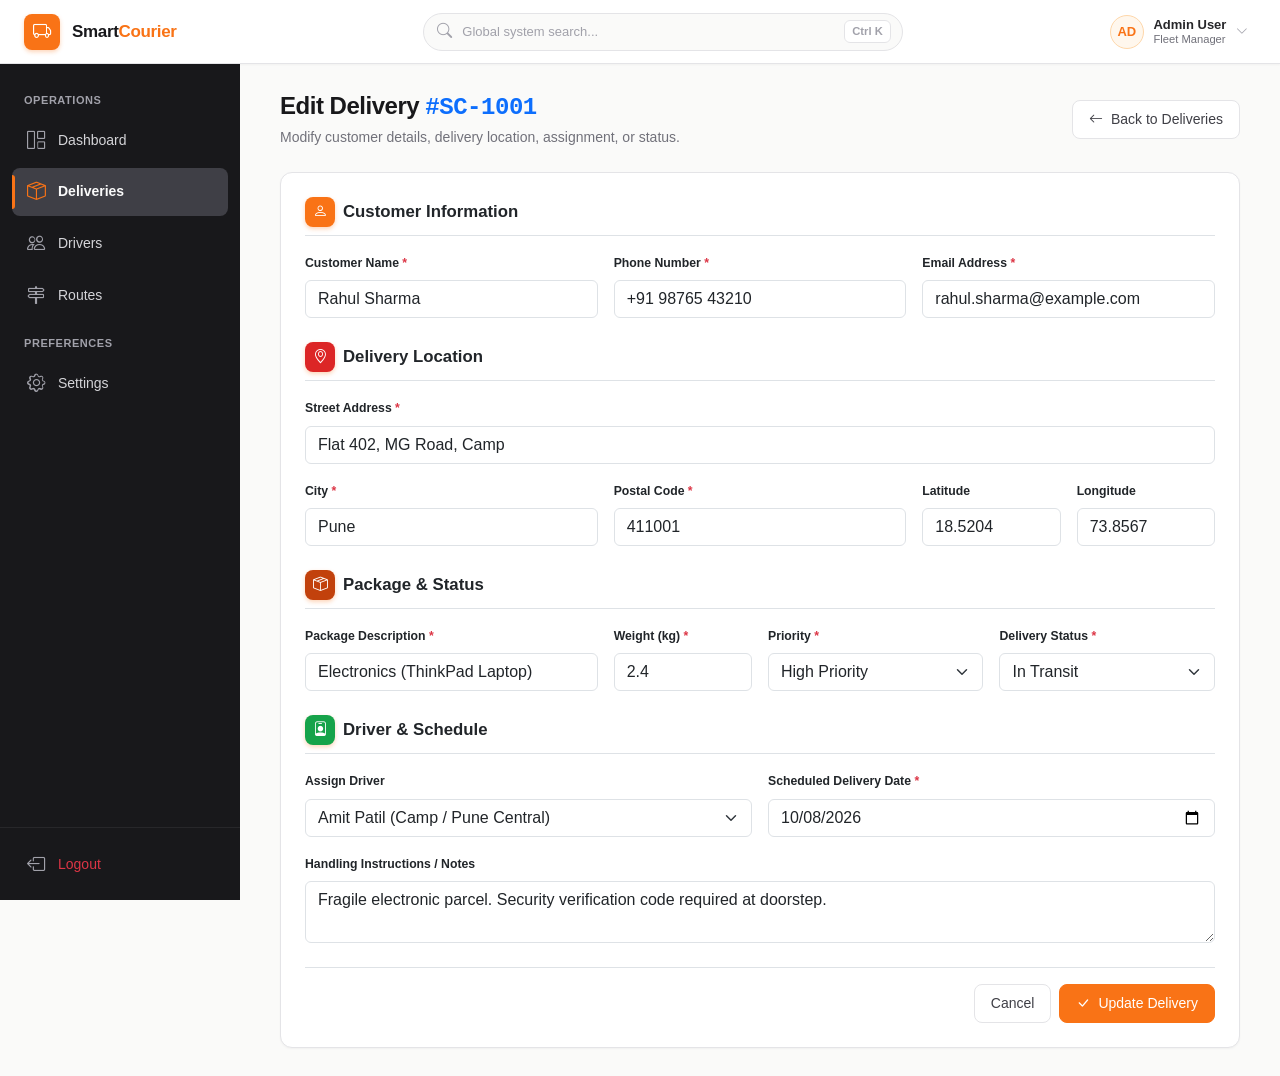
<file: admin/edit-delivery.html>
<!DOCTYPE html>
<html lang="en">
<head>
  <meta charset="UTF-8">
  <meta name="viewport" content="width=device-width, initial-scale=1.0">
  <meta name="description" content="Edit Delivery – SmartCourier Route Optimization & Dispatch">
  <title>Edit Delivery – SmartCourier Admin</title>

  <!-- Bootstrap 5 CSS CDN -->
  <link href="https://cdn.jsdelivr.net/npm/bootstrap@5.3.3/dist/css/bootstrap.min.css" rel="stylesheet">
  <!-- Bootstrap Icons CDN -->
  <link href="https://cdn.jsdelivr.net/npm/bootstrap-icons@1.11.3/font/bootstrap-icons.min.css" rel="stylesheet">
  <!-- SmartCourier Global Design System -->
  <link href="../css/style.css" rel="stylesheet">
</head>
<body>

  <!-- ======================================================================
       1. TOP HEADER (.top-header)
       ====================================================================== -->
  <header class="top-header">
    <div class="d-flex align-items-center">
      <button class="sidebar-toggle-btn" aria-label="Toggle Navigation Sidebar">
        <i class="bi bi-list"></i>
      </button>
      <a href="dashboard.html" class="header-brand">
        <div class="brand-icon">
          <i class="bi bi-truck"></i>
        </div>
        <div class="brand-text">
          Smart<span>Courier</span>
        </div>
      </a>
    </div>

    <!-- Top Bar Search -->
    <div class="header-search">
      <div class="header-search-wrapper">
        <i class="bi bi-search header-search-icon"></i>
        <input 
          type="text" 
          class="header-search-input" 
          placeholder="Global system search..." 
          aria-label="Search"
        >
        <span class="header-search-shortcut">Ctrl K</span>
      </div>
    </div>

    <!-- Actions & User Profile Area on Right -->
    <div class="header-actions">
      <!-- User Profile Menu -->
      <div class="user-profile-menu">
        <button class="user-profile-btn" aria-label="User Profile">
          <div class="user-avatar">AD</div>
          <div class="user-info">
            <div class="user-name">Admin User</div>
            <div class="user-role">Fleet Manager</div>
          </div>
          <i class="bi bi-chevron-down user-dropdown-icon"></i>
        </button>
        <div class="custom-dropdown-panel" id="profileDropdownMenu">
          <div class="custom-dropdown-header">Admin Account</div>
          <a href="#" class="custom-dropdown-item"><i class="bi bi-person"></i> My Profile</a>
          <a href="#" class="custom-dropdown-item"><i class="bi bi-gear"></i> System Settings</a>
          <div class="custom-dropdown-divider"></div>
          <button type="button" class="custom-dropdown-item text-danger logout-trigger" data-action="logout">
            <i class="bi bi-box-arrow-left"></i> Sign Out
          </button>
        </div>
      </div>
    </div>
  </header>

  <!-- ======================================================================
       2. PAGE LAYOUT WRAPPER (.page-layout)
       ====================================================================== -->
  <div class="page-layout">

    <div class="sidebar-backdrop"></div>

    <!-- LEFT NAVIGATION / SIDEBAR (.sidebar) -->
    <aside class="sidebar">
      <ul class="sidebar-nav">
        <li class="sidebar-nav-title">Operations</li>
        <li class="nav-item">
          <a href="dashboard.html" class="nav-link">
            <i class="bi bi-grid-1x2"></i>
            <span>Dashboard</span>
          </a>
        </li>
        <li class="nav-item">
          <a href="deliveries.html" class="nav-link active">
            <i class="bi bi-box-seam"></i>
            <span>Deliveries</span>
          </a>
        </li>
        <li class="nav-item">
          <a href="drivers.html" class="nav-link">
            <i class="bi bi-people"></i>
            <span>Drivers</span>
          </a>
        </li>
        <li class="nav-item">
          <a href="routes.html" class="nav-link">
            <i class="bi bi-signpost-2"></i>
            <span>Routes</span>
          </a>
        </li>

        <li class="sidebar-nav-title">Preferences</li>
        <li class="nav-item">
          <a href="#" class="nav-link">
            <i class="bi bi-gear"></i>
            <span>Settings</span>
          </a>
        </li>
      </ul>

      <div class="sidebar-footer">
        <a href="#" class="nav-link text-danger logout-trigger" data-action="logout">
          <i class="bi bi-box-arrow-left"></i>
          <span>Logout</span>
        </a>
      </div>
    </aside>

    <!-- ======================================================================
         3. MAIN CONTENT AREA (.main-content)
         ====================================================================== -->
    <main class="main-content">
      <div class="section-container" style="max-width: 960px;">

        <!-- Page Header -->
        <div class="section-header">
          <div>
            <h1 class="section-title">
              Edit Delivery <span id="editingDeliveryIdText" class="text-primary font-monospace">#SC-1001</span>
            </h1>
            <p class="section-subtitle">Modify customer details, delivery location, assignment, or status.</p>
          </div>
          <div class="section-actions">
            <a href="deliveries.html" class="secondary-button">
              <i class="bi bi-arrow-left"></i> Back to Deliveries
            </a>
          </div>
        </div>

        <!-- Not Found Error Alert Banner -->
        <div id="editNotFoundErrorAlert" class="alert alert-danger d-none d-flex align-items-center gap-2 border-0 shadow-sm" role="alert" style="border-radius: var(--radius-md);">
          <i class="bi bi-exclamation-triangle-fill fs-5"></i>
          <div>
            <strong>Error:</strong> Delivery record was not found or no ID was provided in the URL.
          </div>
        </div>

        <!-- Success Message Alert Banner -->
        <div id="formSuccessAlert" class="alert alert-success d-none d-flex align-items-center gap-2 border-0 shadow-sm" role="alert" style="border-radius: var(--radius-md);">
          <i class="bi bi-check-circle-fill fs-5"></i>
          <div>
            <strong>Delivery order updated successfully!</strong> Redirecting back to Deliveries list…
          </div>
        </div>

        <!-- Edit Delivery Form Card -->
        <div class="content-card">
          <div class="content-card-body p-4">
            <form id="editDeliveryForm" novalidate>

              <!-- Section 1: Customer Information -->
              <div class="mb-4">
                <div class="d-flex align-items-center gap-2 mb-3 pb-2 border-bottom">
                  <div class="brand-icon" style="width:30px;height:30px;font-size:0.9rem;">
                    <i class="bi bi-person"></i>
                  </div>
                  <h5 class="fw-bold text-dark mb-0" style="font-size:1.05rem;">Customer Information</h5>
                </div>

                <div class="row g-3">
                  <div class="col-12 col-md-4">
                    <label for="customerName" class="form-label small fw-semibold text-dark">
                      Customer Name <span class="text-danger">*</span>
                    </label>
                    <input type="text" id="customerName" class="form-control" required>
                    <div class="invalid-feedback">Customer name is required.</div>
                  </div>

                  <div class="col-12 col-md-4">
                    <label for="customerPhone" class="form-label small fw-semibold text-dark">
                      Phone Number <span class="text-danger">*</span>
                    </label>
                    <input type="tel" id="customerPhone" class="form-control" required>
                    <div class="invalid-feedback">Phone number is required.</div>
                  </div>

                  <div class="col-12 col-md-4">
                    <label for="customerEmail" class="form-label small fw-semibold text-dark">
                      Email Address <span class="text-danger">*</span>
                    </label>
                    <input type="email" id="customerEmail" class="form-control" required>
                    <div class="invalid-feedback">Valid email is required.</div>
                  </div>
                </div>
              </div>

              <!-- Section 2: Delivery Location -->
              <div class="mb-4">
                <div class="d-flex align-items-center gap-2 mb-3 pb-2 border-bottom">
                  <div class="brand-icon" style="width:30px;height:30px;font-size:0.9rem; background-color: var(--color-danger);">
                    <i class="bi bi-geo-alt"></i>
                  </div>
                  <h5 class="fw-bold text-dark mb-0" style="font-size:1.05rem;">Delivery Location</h5>
                </div>

                <div class="row g-3">
                  <div class="col-12">
                    <label for="deliveryAddress" class="form-label small fw-semibold text-dark">
                      Street Address <span class="text-danger">*</span>
                    </label>
                    <input type="text" id="deliveryAddress" class="form-control" required>
                    <div class="invalid-feedback">Address is required.</div>
                  </div>

                  <div class="col-12 col-md-4">
                    <label for="deliveryCity" class="form-label small fw-semibold text-dark">
                      City <span class="text-danger">*</span>
                    </label>
                    <input type="text" id="deliveryCity" class="form-control" required>
                    <div class="invalid-feedback">City is required.</div>
                  </div>

                  <div class="col-12 col-md-4">
                    <label for="deliveryPostalCode" class="form-label small fw-semibold text-dark">
                      Postal Code <span class="text-danger">*</span>
                    </label>
                    <input type="text" id="deliveryPostalCode" class="form-control" required>
                    <div class="invalid-feedback">Postal code is required.</div>
                  </div>

                  <div class="col-6 col-md-2">
                    <label for="deliveryLatitude" class="form-label small fw-semibold text-dark">Latitude</label>
                    <input type="number" step="0.0001" id="deliveryLatitude" class="form-control">
                  </div>

                  <div class="col-6 col-md-2">
                    <label for="deliveryLongitude" class="form-label small fw-semibold text-dark">Longitude</label>
                    <input type="number" step="0.0001" id="deliveryLongitude" class="form-control">
                  </div>
                </div>
              </div>

              <!-- Section 3: Package Details -->
              <div class="mb-4">
                <div class="d-flex align-items-center gap-2 mb-3 pb-2 border-bottom">
                  <div class="brand-icon" style="width:30px;height:30px;font-size:0.9rem; background-color: var(--color-warning);">
                    <i class="bi bi-box-seam"></i>
                  </div>
                  <h5 class="fw-bold text-dark mb-0" style="font-size:1.05rem;">Package &amp; Status</h5>
                </div>

                <div class="row g-3">
                  <div class="col-12 col-md-4">
                    <label for="packageDesc" class="form-label small fw-semibold text-dark">
                      Package Description <span class="text-danger">*</span>
                    </label>
                    <input type="text" id="packageDesc" class="form-control" required>
                    <div class="invalid-feedback">Package description is required.</div>
                  </div>

                  <div class="col-6 col-md-2">
                    <label for="packageWeight" class="form-label small fw-semibold text-dark">
                      Weight (kg) <span class="text-danger">*</span>
                    </label>
                    <input type="number" step="0.1" min="0.1" id="packageWeight" class="form-control" required>
                    <div class="invalid-feedback">Weight required.</div>
                  </div>

                  <div class="col-6 col-md-3">
                    <label for="packagePriority" class="form-label small fw-semibold text-dark">
                      Priority <span class="text-danger">*</span>
                    </label>
                    <select id="packagePriority" class="form-select" required>
                      <option value="High">High Priority</option>
                      <option value="Normal">Normal Priority</option>
                      <option value="Low">Low Priority</option>
                    </select>
                  </div>

                  <div class="col-12 col-md-3">
                    <label for="deliveryStatus" class="form-label small fw-semibold text-dark">
                      Delivery Status <span class="text-danger">*</span>
                    </label>
                    <select id="deliveryStatus" class="form-select" required>
                      <option value="Pending">Pending</option>
                      <option value="Assigned">Assigned</option>
                      <option value="In Transit">In Transit</option>
                      <option value="Delivered">Delivered</option>
                      <option value="Failed">Failed</option>
                    </select>
                  </div>
                </div>
              </div>

              <!-- Section 4: Assignment & Notes -->
              <div class="mb-4">
                <div class="d-flex align-items-center gap-2 mb-3 pb-2 border-bottom">
                  <div class="brand-icon" style="width:30px;height:30px;font-size:0.9rem; background-color: var(--color-success);">
                    <i class="bi bi-person-badge"></i>
                  </div>
                  <h5 class="fw-bold text-dark mb-0" style="font-size:1.05rem;">Driver &amp; Schedule</h5>
                </div>

                <div class="row g-3">
                  <div class="col-12 col-md-6">
                    <label for="assignDriver" class="form-label small fw-semibold text-dark">Assign Driver</label>
                    <select id="assignDriver" class="form-select">
                      <option value="Unassigned">Unassigned (Hold in Queue)</option>
                      <option value="Amit Patil">Amit Patil (Camp / Pune Central)</option>
                      <option value="Rohit Jadhav">Rohit Jadhav (Alandi / North Pune)</option>
                      <option value="Sahil More">Sahil More (Wakad / Hinjawadi)</option>
                      <option value="Aman Shinde">Aman Shinde (Kharadi / Hadapsar)</option>
                      <option value="Karan Verma">Karan Verma (Baner / Kothrud)</option>
                    </select>
                  </div>

                  <div class="col-12 col-md-6">
                    <label for="deliveryDate" class="form-label small fw-semibold text-dark">
                      Scheduled Delivery Date <span class="text-danger">*</span>
                    </label>
                    <input type="date" id="deliveryDate" class="form-control" required>
                    <div class="invalid-feedback">Date is required.</div>
                  </div>

                  <div class="col-12">
                    <label for="deliveryNotes" class="form-label small fw-semibold text-dark">Handling Instructions / Notes</label>
                    <textarea id="deliveryNotes" class="form-control" rows="2"></textarea>
                  </div>
                </div>
              </div>

              <!-- Form Buttons -->
              <div class="d-flex align-items-center justify-content-end gap-2 pt-3 border-top">
                <a href="deliveries.html" class="secondary-button">Cancel</a>
                <button type="submit" id="updateDeliveryBtn" class="primary-button">
                  <i class="bi bi-check-lg"></i> Update Delivery
                </button>
              </div>

            </form>
          </div>
        </div>

      </div>
    </main>

  </div>

  <!-- Bootstrap 5 JavaScript Bundle CDN -->
  <script src="https://cdn.jsdelivr.net/npm/bootstrap@5.3.3/dist/js/bootstrap.bundle.min.js"></script>
  <!-- SmartCourier Configuration & API Service Layer -->
  <script src="../js/config.js"></script>
  <script src="../js/api.js"></script>
  <!-- SmartCourier Global Layout JavaScript -->
  <script src="../js/main.js"></script>
  <!-- SmartCourier Delivery Management JavaScript -->
  <script src="../js/deliveries.js"></script>
</body>
</html>
</file>
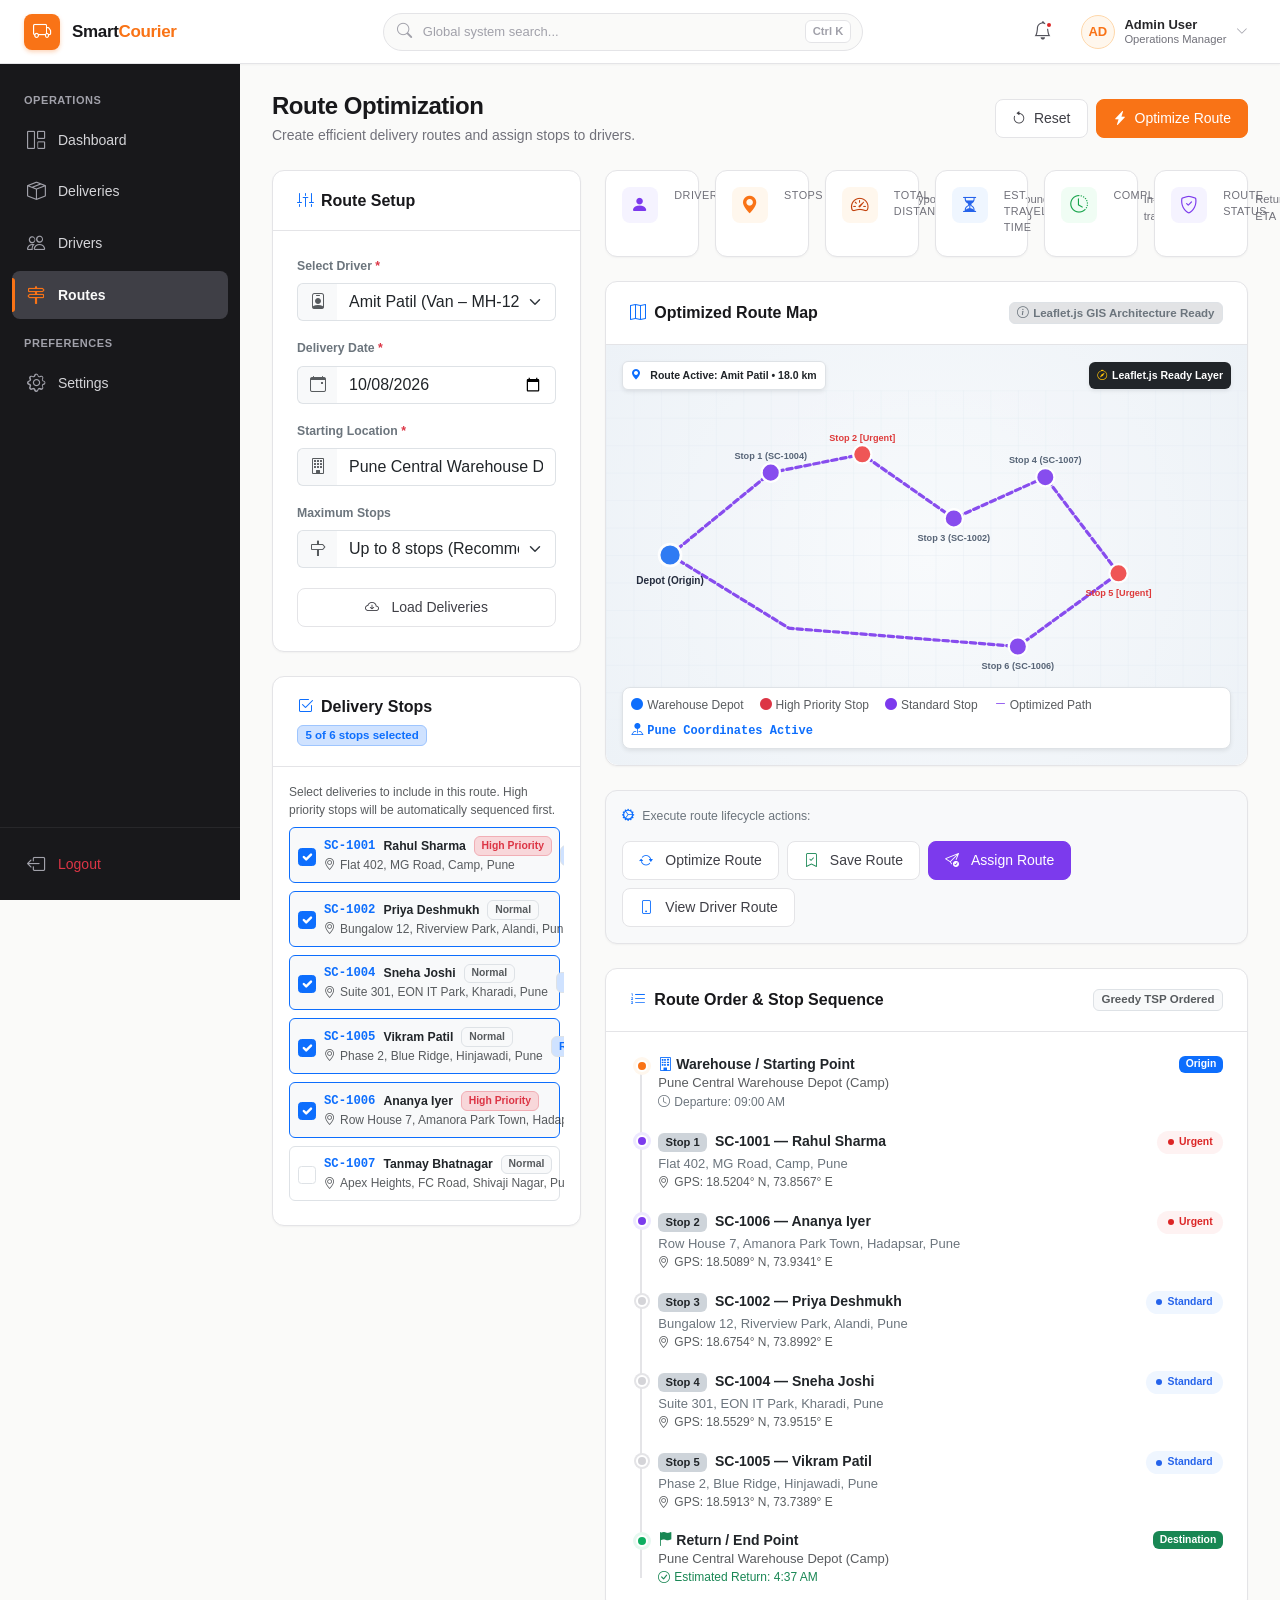
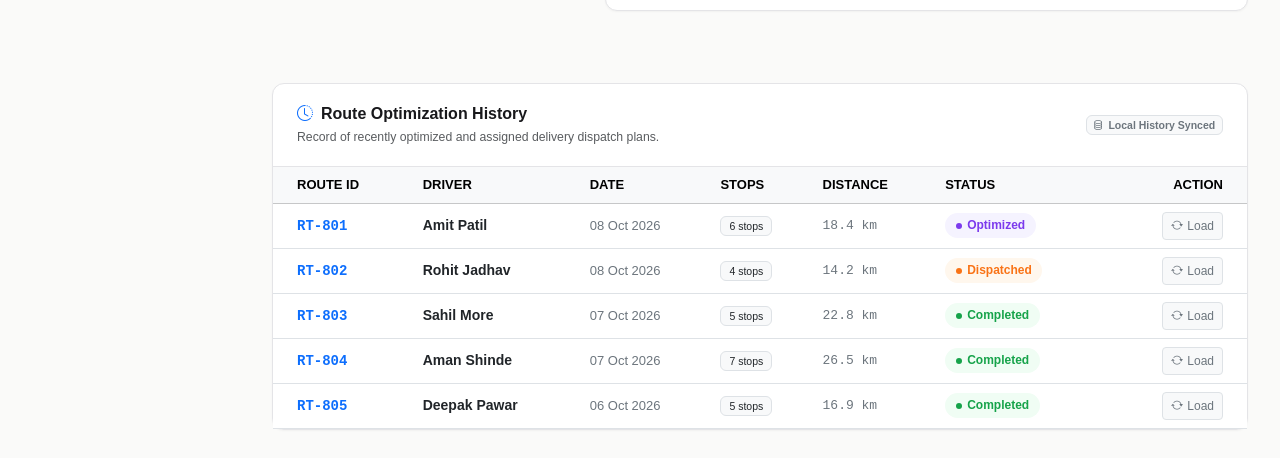
<file: admin/routes.html>
<!DOCTYPE html>
<html lang="en">
<head>
  <meta charset="UTF-8">
  <meta name="viewport" content="width=device-width, initial-scale=1.0">
  <meta name="description" content="Route Optimization – SmartCourier Fleet & Delivery Management System">
  <title>Route Optimization – SmartCourier Admin</title>

  <!-- Bootstrap 5 CSS CDN -->
  <link href="https://cdn.jsdelivr.net/npm/bootstrap@5.3.3/dist/css/bootstrap.min.css" rel="stylesheet">
  <!-- Bootstrap Icons CDN -->
  <link href="https://cdn.jsdelivr.net/npm/bootstrap-icons@1.11.3/font/bootstrap-icons.min.css" rel="stylesheet">
  <!-- SmartCourier Global Design System -->
  <link href="../css/style.css" rel="stylesheet">
  <!-- SmartCourier Dashboard Styles -->
  <link href="../css/dashboard.css" rel="stylesheet">
</head>
<body>

  <!-- ======================================================================
       1. TOP HEADER (.top-header)
       ====================================================================== -->
  <header class="top-header">
    <div class="d-flex align-items-center">
      <button class="sidebar-toggle-btn" aria-label="Toggle Navigation Sidebar">
        <i class="bi bi-list"></i>
      </button>
      <a href="dashboard.html" class="header-brand">
        <div class="brand-icon">
          <i class="bi bi-truck"></i>
        </div>
        <div class="brand-text">
          Smart<span>Courier</span>
        </div>
      </a>
    </div>

    <!-- Search in Top Bar -->
    <div class="header-search">
      <div class="header-search-wrapper">
        <i class="bi bi-search header-search-icon"></i>
        <input 
          type="text" 
          class="header-search-input" 
          placeholder="Global system search..." 
          aria-label="Search"
        >
        <span class="header-search-shortcut">Ctrl K</span>
      </div>
    </div>

    <!-- Actions & User Profile Area on Right -->
    <div class="header-actions">
      <!-- Notification Dropdown -->
      <div class="notification-container position-relative">
        <button class="header-icon-btn notification-btn" aria-label="Notifications" title="Notifications">
          <i class="bi bi-bell"></i>
          <span class="header-badge-dot"></span>
        </button>
        <div class="custom-dropdown-panel" id="notificationDropdownMenu">
          <div class="custom-dropdown-header">Route & Dispatch Alerts</div>
          <a href="#" class="custom-dropdown-item">
            <i class="bi bi-geo-alt-fill text-primary"></i>
            <div>
              <div class="fw-semibold" style="font-size:0.75rem;">Route #RT-801 Dispatched</div>
              <div class="text-muted" style="font-size:0.7rem;">Amit Patil &bull; 6 stops</div>
            </div>
          </a>
          <a href="#" class="custom-dropdown-item">
            <i class="bi bi-check-circle-fill text-success"></i>
            <div>
              <div class="fw-semibold" style="font-size:0.75rem;">Route #RT-804 Completed</div>
              <div class="text-muted" style="font-size:0.7rem;">Aman Shinde &bull; 7 stops</div>
            </div>
          </a>
        </div>
      </div>

      <!-- User Profile Menu -->
      <div class="user-profile-menu">
        <button class="user-profile-btn" aria-label="User Profile">
          <div class="user-avatar">AD</div>
          <div class="user-info">
            <div class="user-name">Admin User</div>
            <div class="user-role">Operations Manager</div>
          </div>
          <i class="bi bi-chevron-down user-dropdown-icon"></i>
        </button>
        <div class="custom-dropdown-panel" id="profileDropdownMenu">
          <div class="custom-dropdown-header">Admin Account</div>
          <a href="#" class="custom-dropdown-item">
            <i class="bi bi-person"></i> My Profile
          </a>
          <a href="#" class="custom-dropdown-item">
            <i class="bi bi-gear"></i> System Settings
          </a>
          <div class="custom-dropdown-divider"></div>
          <button type="button" class="custom-dropdown-item text-danger logout-trigger" data-action="logout">
            <i class="bi bi-box-arrow-left"></i> Sign Out
          </button>
        </div>
      </div>
    </div>
  </header>

  <!-- ======================================================================
       2. PAGE LAYOUT WRAPPER (.page-layout)
       ====================================================================== -->
  <div class="page-layout">

    <div class="sidebar-backdrop"></div>

    <!-- LEFT NAVIGATION / SIDEBAR (.sidebar) -->
    <aside class="sidebar">
      <ul class="sidebar-nav">
        <li class="sidebar-nav-title">Operations</li>
        <li class="nav-item">
          <a href="dashboard.html" class="nav-link">
            <i class="bi bi-grid-1x2"></i>
            <span>Dashboard</span>
          </a>
        </li>
        <li class="nav-item">
          <a href="deliveries.html" class="nav-link">
            <i class="bi bi-box-seam"></i>
            <span>Deliveries</span>
          </a>
        </li>
        <li class="nav-item">
          <a href="drivers.html" class="nav-link">
            <i class="bi bi-people"></i>
            <span>Drivers</span>
          </a>
        </li>
        <li class="nav-item">
          <a href="routes.html" class="nav-link active">
            <i class="bi bi-signpost-2"></i>
            <span>Routes</span>
          </a>
        </li>

        <li class="sidebar-nav-title">Preferences</li>
        <li class="nav-item">
          <a href="#" class="nav-link">
            <i class="bi bi-gear"></i>
            <span>Settings</span>
          </a>
        </li>
      </ul>

      <div class="sidebar-footer">
        <a href="#" class="nav-link text-danger logout-trigger" data-action="logout">
          <i class="bi bi-box-arrow-left"></i>
          <span>Logout</span>
        </a>
      </div>
    </aside>

    <!-- ======================================================================
         3. MAIN CONTENT AREA (.main-content)
         ====================================================================== -->
    <main class="main-content">
      <div class="section-container">

        <!-- 1. PAGE HEADER -->
        <div class="section-header">
          <div>
            <h1 class="section-title">Route Optimization</h1>
            <p class="section-subtitle">Create efficient delivery routes and assign stops to drivers.</p>
          </div>
          <div class="section-actions d-flex align-items-center gap-2">
            <button type="button" class="secondary-button" id="btnHeaderReset" title="Reset configuration">
              <i class="bi bi-arrow-counterclockwise"></i> Reset
            </button>
            <button type="button" class="primary-button" id="btnHeaderOptimize">
              <i class="bi bi-lightning-charge-fill"></i> Optimize Route
            </button>
          </div>
        </div>

        <!-- 2. MAIN 2-COLUMN WORKSPACE: SETUP & STOPS (Left) vs MAP & TIMELINE (Right) -->
        <div class="row g-4 mb-4">

          <!-- LEFT COLUMN: ROUTE SETUP & AVAILABLE STOPS -->
          <div class="col-lg-5 col-xl-4">
            
            <!-- ROUTE SETUP CARD -->
            <div class="content-card mb-4">
              <div class="content-card-header">
                <h2 class="content-card-title">
                  <i class="bi bi-sliders2-vertical me-2 text-primary"></i>Route Setup
                </h2>
              </div>
              <div class="content-card-body">
                <form id="routeSetupForm" onsubmit="event.preventDefault();">
                  
                  <!-- Driver Selection -->
                  <div class="mb-3">
                    <label for="routeSelectDriver" class="form-label small fw-semibold text-secondary">
                      Select Driver <span class="text-danger">*</span>
                    </label>
                    <div class="input-group">
                      <span class="input-group-text bg-light text-muted border-end-0">
                        <i class="bi bi-person-badge"></i>
                      </span>
                      <select class="form-select border-start-0" id="routeSelectDriver" required>
                        <option value="Amit Patil" selected>Amit Patil (Van – MH-12-DE-4412)</option>
                        <option value="Rohit Jadhav">Rohit Jadhav (Bike – MH-12-AB-1234)</option>
                        <option value="Sahil More">Sahil More (Van – MH-14-GH-7890)</option>
                        <option value="Aman Shinde">Aman Shinde (EV Bike – MH-12-EF-9012)</option>
                        <option value="Deepak Pawar">Deepak Pawar (Truck – MH-12-CD-5678)</option>
                      </select>
                    </div>
                  </div>

                  <!-- Delivery Date Selection -->
                  <div class="mb-3">
                    <label for="routeSelectDate" class="form-label small fw-semibold text-secondary">
                      Delivery Date <span class="text-danger">*</span>
                    </label>
                    <div class="input-group">
                      <span class="input-group-text bg-light text-muted border-end-0">
                        <i class="bi bi-calendar-event"></i>
                      </span>
                      <input 
                        type="date" 
                        class="form-control border-start-0" 
                        id="routeSelectDate" 
                        value="2026-10-08"
                        required
                      >
                    </div>
                  </div>

                  <!-- Starting Location -->
                  <div class="mb-3">
                    <label for="routeStartLocation" class="form-label small fw-semibold text-secondary">
                      Starting Location <span class="text-danger">*</span>
                    </label>
                    <div class="input-group">
                      <span class="input-group-text bg-light text-muted border-end-0">
                        <i class="bi bi-building"></i>
                      </span>
                      <input 
                        type="text" 
                        class="form-control border-start-0" 
                        id="routeStartLocation" 
                        value="Pune Central Warehouse Depot (Camp)"
                        placeholder="Warehouse or origin depot"
                        required
                      >
                    </div>
                  </div>

                  <!-- Maximum Stops -->
                  <div class="mb-3">
                    <label for="routeMaxStops" class="form-label small fw-semibold text-secondary">
                      Maximum Stops
                    </label>
                    <div class="input-group">
                      <span class="input-group-text bg-light text-muted border-end-0">
                        <i class="bi bi-signpost"></i>
                      </span>
                      <select class="form-select border-start-0" id="routeMaxStops">
                        <option value="6">Up to 6 stops</option>
                        <option value="8" selected>Up to 8 stops (Recommended)</option>
                        <option value="10">Up to 10 stops</option>
                        <option value="12">Up to 12 stops</option>
                      </select>
                    </div>
                  </div>

                  <!-- Load Deliveries Button -->
                  <div class="pt-1">
                    <button type="button" class="secondary-button w-100" id="btnLoadDeliveries">
                      <i class="bi bi-cloud-arrow-down me-1"></i> Load Deliveries
                    </button>
                  </div>

                </form>
              </div>
            </div>

            <!-- DELIVERY STOPS SELECTION CARD -->
            <div class="content-card">
              <div class="content-card-header d-flex align-items-center justify-content-between flex-wrap gap-2">
                <div>
                  <h2 class="content-card-title mb-0">
                    <i class="bi bi-check2-square me-2 text-primary"></i>Delivery Stops
                  </h2>
                </div>
                <span class="badge bg-primary-subtle text-primary border border-primary-subtle" id="selectedStopsCountBadge" style="font-size:0.72rem;">
                  6 of 8 stops selected
                </span>
              </div>
              <div class="content-card-body p-3">
                <p class="text-muted small mb-2" style="font-size:0.75rem;">
                  Select deliveries to include in this route. High priority stops will be automatically sequenced first.
                </p>

                <!-- Scrollable Stops Checklist Container -->
                <div id="availableStopsList" style="max-height: 420px; overflow-y: auto; padding-right: 4px;">
                  <!-- Rendered dynamically by js/routes.js -->
                </div>
              </div>
            </div>

          </div>

          <!-- RIGHT COLUMN: OPTIMIZATION RESULT, MAP & TIMELINE -->
          <div class="col-lg-7 col-xl-8">

            <!-- 4. OPTIMIZATION SUMMARY KPI CARDS ROW -->
            <div class="row g-3 mb-4">
              
              <!-- Driver Card -->
              <div class="col-6 col-sm-4 col-md-4 col-xl-2">
                <div class="stat-card p-3 h-100">
                  <div class="stat-icon-wrapper stat-icon-purple mb-2" style="width:36px; height:36px; font-size:1.1rem;">
                    <i class="bi bi-person-fill"></i>
                  </div>
                  <div class="stat-label" style="font-size:0.68rem;">Driver</div>
                  <div class="stat-value text-truncate" id="summaryDriverName" style="font-size:1.05rem;" title="Amit Patil">Amit Patil</div>
                  <div class="stat-supporting-text" style="font-size:0.7rem;">Assigned</div>
                </div>
              </div>

              <!-- Number of Stops -->
              <div class="col-6 col-sm-4 col-md-4 col-xl-2">
                <div class="stat-card p-3 h-100">
                  <div class="stat-icon-wrapper stat-icon-primary mb-2" style="width:36px; height:36px; font-size:1.1rem;">
                    <i class="bi bi-geo-alt-fill"></i>
                  </div>
                  <div class="stat-label" style="font-size:0.68rem;">Stops</div>
                  <div class="stat-value" id="summaryStopsCount" style="font-size:1.05rem;">6 Stops</div>
                  <div class="stat-supporting-text" style="font-size:0.7rem;">Waypoints</div>
                </div>
              </div>

              <!-- Total Distance -->
              <div class="col-6 col-sm-4 col-md-4 col-xl-2">
                <div class="stat-card p-3 h-100">
                  <div class="stat-icon-wrapper stat-icon-warning mb-2" style="width:36px; height:36px; font-size:1.1rem;">
                    <i class="bi bi-speedometer2"></i>
                  </div>
                  <div class="stat-label" style="font-size:0.68rem;">Total Distance</div>
                  <div class="stat-value" id="summaryTotalDistance" style="font-size:1.05rem;">18.4 km</div>
                  <div class="stat-supporting-text" style="font-size:0.7rem;">Round trip</div>
                </div>
              </div>

              <!-- Estimated Travel Time -->
              <div class="col-6 col-sm-4 col-md-4 col-xl-2">
                <div class="stat-card p-3 h-100">
                  <div class="stat-icon-wrapper stat-icon-info mb-2" style="width:36px; height:36px; font-size:1.1rem;">
                    <i class="bi bi-hourglass-split"></i>
                  </div>
                  <div class="stat-label" style="font-size:0.68rem;">Est. Travel Time</div>
                  <div class="stat-value" id="summaryTravelTime" style="font-size:1.05rem;">48 minutes</div>
                  <div class="stat-supporting-text" style="font-size:0.7rem;">In-transit</div>
                </div>
              </div>

              <!-- Estimated Completion -->
              <div class="col-6 col-sm-4 col-md-4 col-xl-2">
                <div class="stat-card p-3 h-100">
                  <div class="stat-icon-wrapper stat-icon-success mb-2" style="width:36px; height:36px; font-size:1.1rem;">
                    <i class="bi bi-clock-history"></i>
                  </div>
                  <div class="stat-label" style="font-size:0.68rem;">Completion</div>
                  <div class="stat-value" id="summaryEta" style="font-size:1.05rem;">5:45 PM</div>
                  <div class="stat-supporting-text" style="font-size:0.7rem;">Return ETA</div>
                </div>
              </div>

              <!-- Route Status -->
              <div class="col-6 col-sm-4 col-md-4 col-xl-2">
                <div class="stat-card p-3 h-100">
                  <div class="stat-icon-wrapper stat-icon-purple mb-2" style="width:36px; height:36px; font-size:1.1rem;">
                    <i class="bi bi-shield-check"></i>
                  </div>
                  <div class="stat-label" style="font-size:0.68rem;">Route Status</div>
                  <div class="mt-1" id="summaryStatusBadge">
                    <span class="status-badge status-badge-purple">
                      <i class="bi bi-lightning-charge-fill me-1"></i>Optimized
                    </span>
                  </div>
                  <div class="stat-supporting-text" style="font-size:0.7rem;">AI Heuristic</div>
                </div>
              </div>

            </div>

            <!-- 6. MAP PLACEHOLDER AREA -->
            <div class="content-card mb-4">
              <div class="content-card-header d-flex align-items-center justify-content-between flex-wrap gap-2">
                <div>
                  <h2 class="content-card-title mb-0">
                    <i class="bi bi-map me-2 text-primary"></i>Optimized Route Map
                  </h2>
                </div>
                <div class="d-flex align-items-center gap-2">
                  <span class="badge bg-secondary-subtle text-secondary border" style="font-size:0.72rem;">
                    <i class="bi bi-info-circle me-1"></i>Leaflet.js GIS Architecture Ready
                  </span>
                </div>
              </div>
              <div class="content-card-body p-0">
                <!-- Dedicated Leaflet Replaceable Container -->
                <div id="routeMapContainer" class="w-100" style="min-height: 420px; border-radius: 0 0 var(--radius-lg) var(--radius-lg); overflow: hidden;">
                  <!-- Dynamic SVG schematic map injected by js/routes.js -->
                </div>
              </div>
            </div>

            <!-- 7. ROUTE ACTIONS TOOLBAR -->
            <div class="content-card mb-4 bg-light">
              <div class="content-card-body p-3">
                <div class="d-flex align-items-center justify-content-between flex-wrap gap-3">
                  <div class="d-flex align-items-center gap-2 text-secondary small">
                    <i class="bi bi-gear-wide-connected text-primary"></i>
                    <span>Execute route lifecycle actions:</span>
                  </div>
                  <div class="d-flex align-items-center flex-wrap gap-2">
                    <button type="button" class="secondary-button" id="btnOptimizeRoute">
                      <i class="bi bi-arrow-repeat me-1 text-primary"></i> Optimize Route
                    </button>
                    <button type="button" class="secondary-button" id="btnSaveRoute">
                      <i class="bi bi-bookmark-check me-1 text-success"></i> Save Route
                    </button>
                    <button type="button" class="primary-button" id="btnAssignRoute" style="background:#7C3AED; border-color:#7C3AED;">
                      <i class="bi bi-send-check me-1"></i> Assign Route
                    </button>
                    <button type="button" class="secondary-button" id="btnViewDriverRoute">
                      <i class="bi bi-phone me-1 text-primary"></i> View Driver Route
                    </button>
                  </div>
                </div>
              </div>
            </div>

            <!-- 5. ROUTE ORDER STOP SEQUENCE TIMELINE -->
            <div class="content-card mb-4">
              <div class="content-card-header d-flex align-items-center justify-content-between flex-wrap gap-2">
                <div>
                  <h2 class="content-card-title mb-0">
                    <i class="bi bi-list-ol me-2 text-primary"></i>Route Order &amp; Stop Sequence
                  </h2>
                </div>
                <span class="badge bg-light text-muted border" style="font-size:0.72rem;">
                  Greedy TSP Ordered
                </span>
              </div>
              <div class="content-card-body p-4">
                <!-- Vertical Timeline Container -->
                <div class="sc-timeline" id="routeTimelineContainer">
                  <!-- Rendered dynamically by js/routes.js -->
                </div>
              </div>
            </div>

          </div>

        </div>

        <!-- 8. ROUTE OPTIMIZATION HISTORY TABLE -->
        <div class="content-card">
          <div class="content-card-header d-flex align-items-center justify-content-between flex-wrap gap-2">
            <div>
              <h2 class="content-card-title mb-1">
                <i class="bi bi-clock-history me-2 text-primary"></i>Route Optimization History
              </h2>
              <p class="text-muted small mb-0">Record of recently optimized and assigned delivery dispatch plans.</p>
            </div>
            <div class="badge bg-light text-secondary border">
              <i class="bi bi-database me-1"></i>Local History Synced
            </div>
          </div>
          <div class="table-responsive">
            <table class="table align-middle mb-0">
              <thead class="table-light">
                <tr style="font-size: 0.8125rem;">
                  <th class="ps-4">ROUTE ID</th>
                  <th>DRIVER</th>
                  <th>DATE</th>
                  <th>STOPS</th>
                  <th>DISTANCE</th>
                  <th>STATUS</th>
                  <th class="pe-4 text-end">ACTION</th>
                </tr>
              </thead>
              <tbody id="routeHistoryTableBody">
                <!-- Rendered dynamically by js/routes.js from localStorage or initial state -->
              </tbody>
            </table>
          </div>
        </div>

      </div>
    </main>

  </div>

  <!-- Bootstrap 5 JavaScript Bundle CDN -->
  <script src="https://cdn.jsdelivr.net/npm/bootstrap@5.3.3/dist/js/bootstrap.bundle.min.js"></script>
  <!-- SmartCourier Configuration & API Service Layer -->
  <script src="../js/config.js"></script>
  <script src="../js/api.js"></script>
  <!-- SmartCourier Global Layout JavaScript -->
  <script src="../js/main.js"></script>
  <!-- SmartCourier Route Optimization JavaScript -->
  <script src="../js/routes.js"></script>
</body>
</html>
</file>
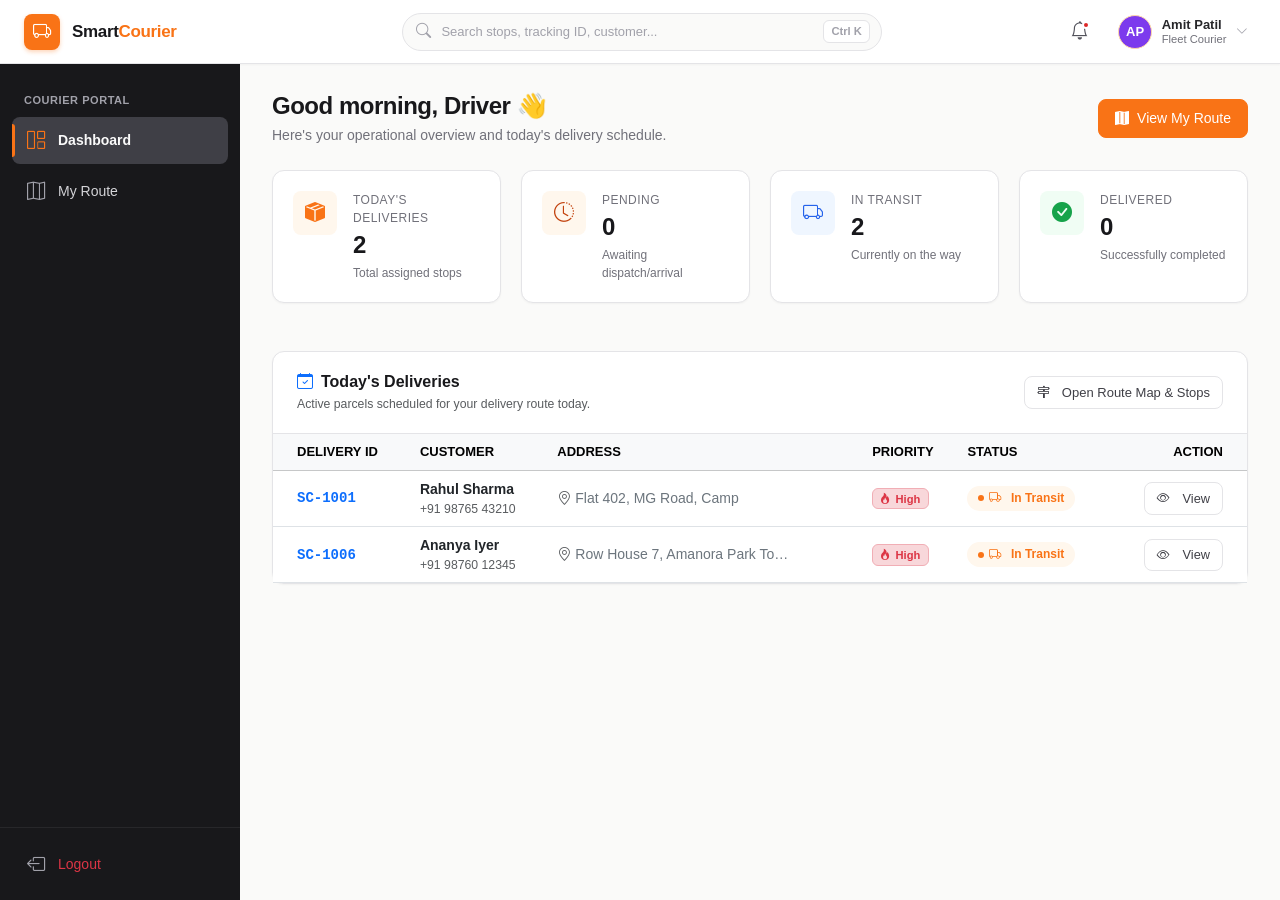
<file: driver/dashboard.html>
<!DOCTYPE html>
<html lang="en">
<head>
  <meta charset="UTF-8">
  <meta name="viewport" content="width=device-width, initial-scale=1.0">
  <meta name="description" content="Driver Dashboard – SmartCourier Fleet & Delivery Management">
  <title>Driver Dashboard – SmartCourier</title>

  <!-- Bootstrap 5 CSS CDN -->
  <link href="https://cdn.jsdelivr.net/npm/bootstrap@5.3.3/dist/css/bootstrap.min.css" rel="stylesheet">
  <!-- Bootstrap Icons CDN -->
  <link href="https://cdn.jsdelivr.net/npm/bootstrap-icons@1.11.3/font/bootstrap-icons.min.css" rel="stylesheet">
  <!-- SmartCourier Global Design System -->
  <link href="../css/style.css" rel="stylesheet">
  <!-- SmartCourier Dashboard Styles -->
  <link href="../css/dashboard.css" rel="stylesheet">
</head>
<body>

  <!-- ======================================================================
       1. TOP HEADER (.top-header)
       ====================================================================== -->
  <header class="top-header">
    <div class="d-flex align-items-center">
      <button class="sidebar-toggle-btn" aria-label="Toggle Navigation Sidebar">
        <i class="bi bi-list"></i>
      </button>
      <a href="dashboard.html" class="header-brand">
        <div class="brand-icon">
          <i class="bi bi-truck"></i>
        </div>
        <div class="brand-text">
          Smart<span>Courier</span>
        </div>
      </a>
    </div>

    <!-- Search in Top Bar -->
    <div class="header-search">
      <div class="header-search-wrapper">
        <i class="bi bi-search header-search-icon"></i>
        <input 
          type="text" 
          class="header-search-input" 
          placeholder="Search stops, tracking ID, customer..." 
          aria-label="Search"
        >
        <span class="header-search-shortcut">Ctrl K</span>
      </div>
    </div>

    <!-- Actions & User Profile Area on Right -->
    <div class="header-actions">
      <!-- Notification Dropdown -->
      <div class="notification-container position-relative">
        <button class="header-icon-btn notification-btn" aria-label="Notifications" title="Notifications">
          <i class="bi bi-bell"></i>
          <span class="header-badge-dot"></span>
        </button>
        <div class="custom-dropdown-panel" id="notificationDropdownMenu">
          <div class="custom-dropdown-header">Dispatch & Route Alerts</div>
          <a href="#" class="custom-dropdown-item">
            <i class="bi bi-geo-alt-fill text-primary"></i>
            <div>
              <div class="fw-semibold" style="font-size:0.75rem;">New Route #RT-801 Dispatched</div>
              <div class="text-muted" style="font-size:0.7rem;">6 stops assigned for Pune Central</div>
            </div>
          </a>
          <a href="#" class="custom-dropdown-item">
            <i class="bi bi-exclamation-circle text-danger"></i>
            <div>
              <div class="fw-semibold" style="font-size:0.75rem;">High Priority: SC-1001</div>
              <div class="text-muted" style="font-size:0.7rem;">Customer requested delivery before 12:30 PM</div>
            </div>
          </a>
        </div>
      </div>

      <!-- User Profile Menu -->
      <div class="user-profile-menu">
        <button class="user-profile-btn" aria-label="User Profile">
          <div class="user-avatar" style="background:#7C3AED; color:#fff;">AP</div>
          <div class="user-info">
            <div class="user-name">Amit Patil</div>
            <div class="user-role">Fleet Courier</div>
          </div>
          <i class="bi bi-chevron-down user-dropdown-icon"></i>
        </button>
        <div class="custom-dropdown-panel" id="profileDropdownMenu">
          <div class="custom-dropdown-header">Courier Account</div>
          <a href="my-route.html" class="custom-dropdown-item">
            <i class="bi bi-signpost-2"></i> My Active Route
          </a>
          <a href="#" class="custom-dropdown-item">
            <i class="bi bi-person"></i> Courier Profile
          </a>
          <a href="../admin/dashboard.html" class="custom-dropdown-item">
            <i class="bi bi-shield-lock text-primary"></i> Switch to Admin Portal
          </a>
          <div class="custom-dropdown-divider"></div>
          <button type="button" class="custom-dropdown-item text-danger logout-trigger" data-action="logout">
            <i class="bi bi-box-arrow-left"></i> Sign Out
          </button>
        </div>
      </div>
    </div>
  </header>

  <!-- ======================================================================
       2. PAGE LAYOUT WRAPPER (.page-layout)
       ====================================================================== -->
  <div class="page-layout">

    <div class="sidebar-backdrop"></div>

    <!-- LEFT NAVIGATION / SIDEBAR (.sidebar) -->
    <aside class="sidebar">
      <ul class="sidebar-nav">
        <li class="sidebar-nav-title">Courier Portal</li>
        <li class="nav-item">
          <a href="dashboard.html" class="nav-link active">
            <i class="bi bi-grid-1x2"></i>
            <span>Dashboard</span>
          </a>
        </li>
        <li class="nav-item">
          <a href="my-route.html" class="nav-link">
            <i class="bi bi-map"></i>
            <span>My Route</span>
          </a>
        </li>
      </ul>

      <div class="sidebar-footer">
        <a href="#" class="nav-link text-danger logout-trigger" data-action="logout">
          <i class="bi bi-box-arrow-left"></i>
          <span>Logout</span>
        </a>
      </div>
    </aside>

    <!-- ======================================================================
         3. MAIN CONTENT AREA (.main-content)
         ====================================================================== -->
    <main class="main-content">
      <div class="section-container">

        <!-- 1. PAGE HEADER -->
        <div class="section-header">
          <div>
            <h1 class="section-title">Good morning, Driver 👋</h1>
            <p class="section-subtitle">Here's your operational overview and today's delivery schedule.</p>
          </div>
          <div class="section-actions">
            <a href="my-route.html" class="primary-button" id="btnViewMyRoute">
              <i class="bi bi-map-fill"></i> View My Route
            </a>
          </div>
        </div>

        <!-- 2. FOUR SUMMARY STATISTICS CARDS -->
        <section class="stats-grid-row mb-4" aria-label="Driver Delivery Statistics">

          <!-- Card 1: Today's Deliveries -->
          <div class="stat-card">
            <div class="stat-icon-wrapper stat-icon-primary" aria-hidden="true">
              <i class="bi bi-box-seam-fill"></i>
            </div>
            <div class="stat-content">
              <div class="stat-label">TODAY'S DELIVERIES</div>
              <div class="stat-value" id="statDriverTotal">--</div>
              <div class="stat-supporting-text">Total assigned stops</div>
            </div>
          </div>

          <!-- Card 2: Pending -->
          <div class="stat-card">
            <div class="stat-icon-wrapper stat-icon-warning" aria-hidden="true">
              <i class="bi bi-clock-history"></i>
            </div>
            <div class="stat-content">
              <div class="stat-label">PENDING</div>
              <div class="stat-value" id="statDriverPending">--</div>
              <div class="stat-supporting-text">Awaiting dispatch/arrival</div>
            </div>
          </div>

          <!-- Card 3: In Transit -->
          <div class="stat-card">
            <div class="stat-icon-wrapper stat-icon-info" aria-hidden="true">
              <i class="bi bi-truck"></i>
            </div>
            <div class="stat-content">
              <div class="stat-label">IN TRANSIT</div>
              <div class="stat-value" id="statDriverInTransit">--</div>
              <div class="stat-supporting-text">Currently on the way</div>
            </div>
          </div>

          <!-- Card 4: Delivered -->
          <div class="stat-card">
            <div class="stat-icon-wrapper stat-icon-success" aria-hidden="true">
              <i class="bi bi-check-circle-fill"></i>
            </div>
            <div class="stat-content">
              <div class="stat-label">DELIVERED</div>
              <div class="stat-value" id="statDriverDelivered">--</div>
              <div class="stat-supporting-text">Successfully completed</div>
            </div>
          </div>

        </section>

        <!-- 3. TODAY'S DELIVERIES LIST / TABLE -->
        <div class="content-card">
          <div class="content-card-header d-flex align-items-center justify-content-between flex-wrap gap-2">
            <div>
              <h2 class="content-card-title mb-1">
                <i class="bi bi-calendar-check me-2 text-primary"></i>Today's Deliveries
              </h2>
              <p class="text-muted small mb-0">Active parcels scheduled for your delivery route today.</p>
            </div>
            <div>
              <a href="my-route.html" class="secondary-button btn-sm-custom">
                <i class="bi bi-signpost-2 me-1"></i> Open Route Map &amp; Stops
              </a>
            </div>
          </div>

          <div class="table-responsive">
            <table class="table align-middle mb-0">
              <thead class="table-light">
                <tr style="font-size: 0.8125rem;">
                  <th class="ps-4">DELIVERY ID</th>
                  <th>CUSTOMER</th>
                  <th>ADDRESS</th>
                  <th>PRIORITY</th>
                  <th>STATUS</th>
                  <th class="pe-4 text-end">ACTION</th>
                </tr>
              </thead>
              <tbody id="driverDeliveriesTableBody">
                <!-- Dynamically populated by js/driver.js -->
              </tbody>
            </table>
          </div>
        </div>

      </div>
    </main>

  </div>

  <!-- Bootstrap 5 JavaScript Bundle CDN -->
  <script src="https://cdn.jsdelivr.net/npm/bootstrap@5.3.3/dist/js/bootstrap.bundle.min.js"></script>
  <!-- SmartCourier Configuration & API Service Layer -->
  <script src="../js/config.js"></script>
  <script src="../js/api.js"></script>
  <!-- SmartCourier Global Layout JavaScript -->
  <script src="../js/main.js"></script>
  <!-- SmartCourier Driver Experience JavaScript -->
  <script src="../js/driver.js"></script>
</body>
</html>
</file>
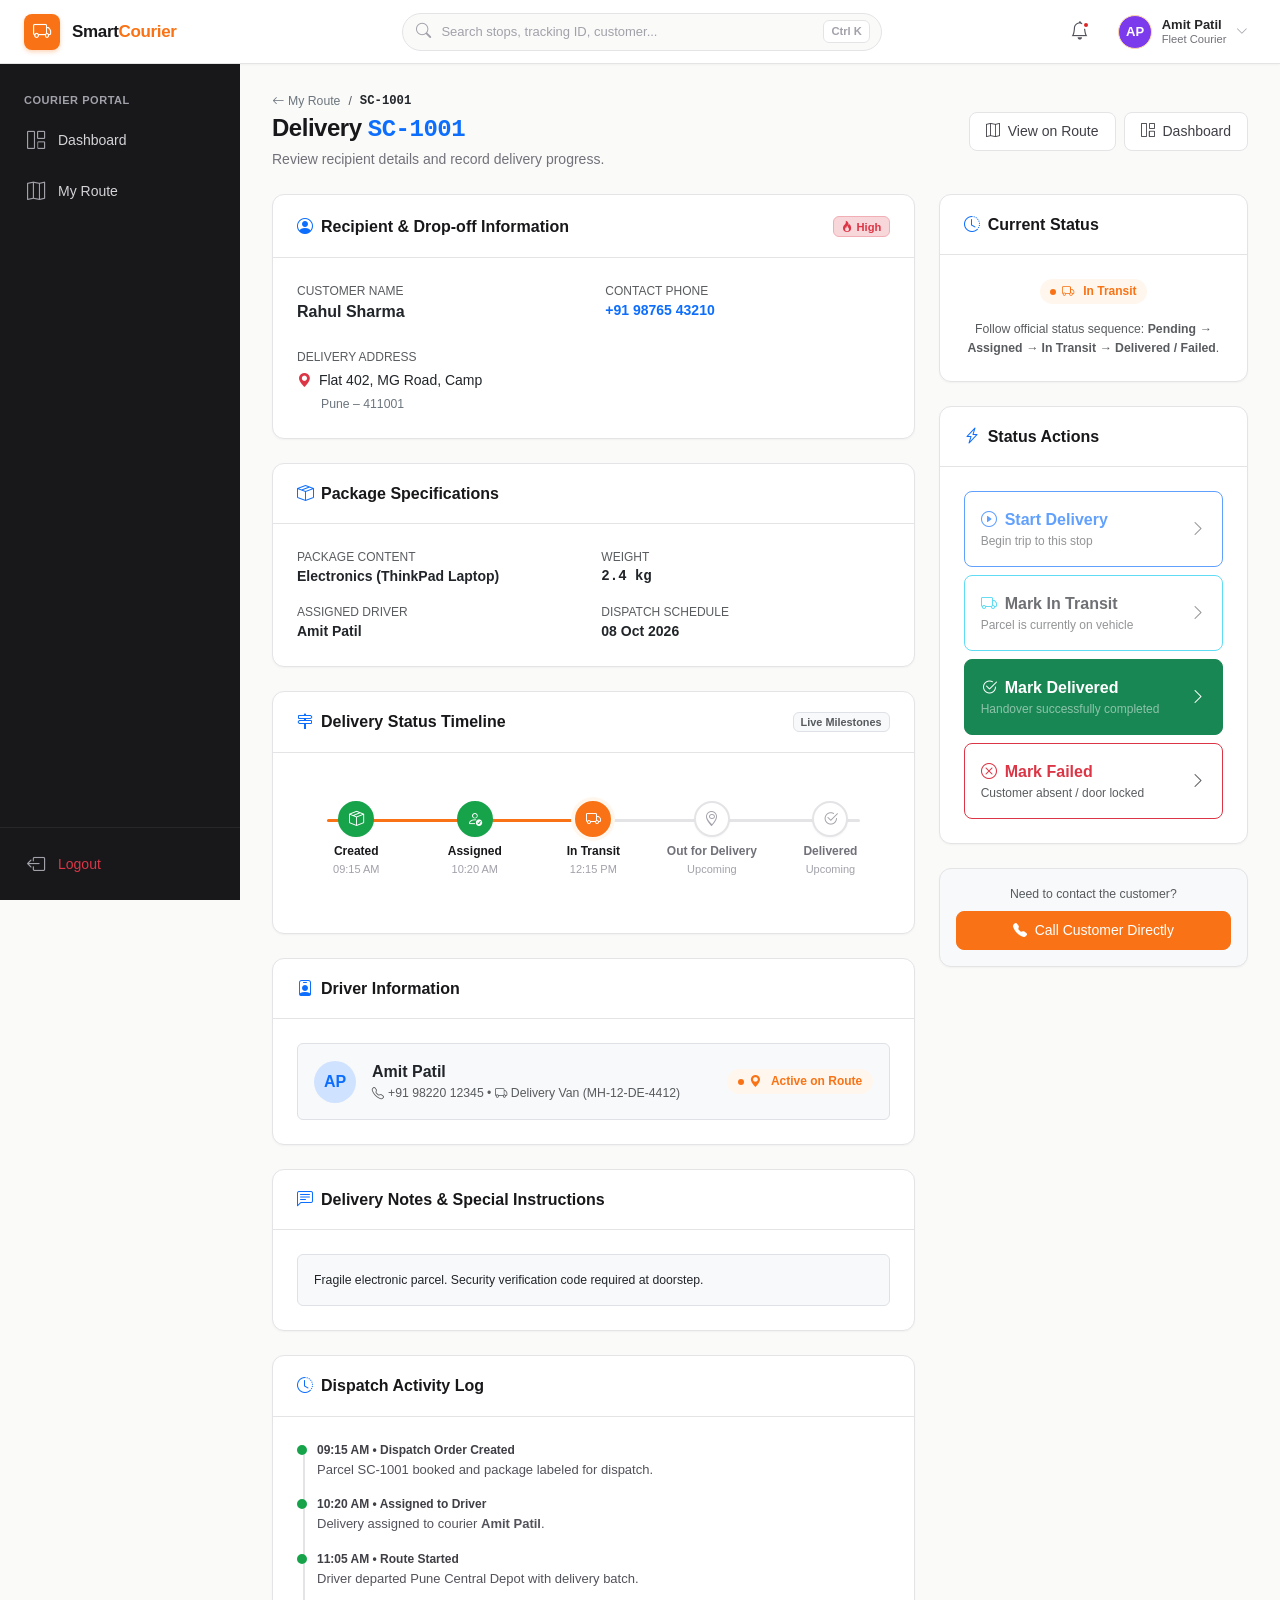
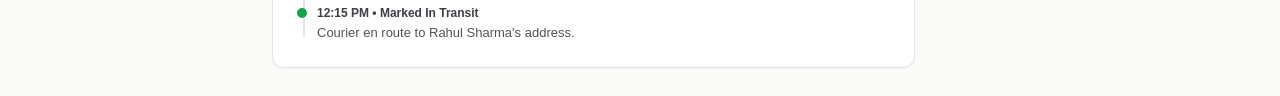
<file: driver/delivery-details.html>
<!DOCTYPE html>
<html lang="en">
<head>
  <meta charset="UTF-8">
  <meta name="viewport" content="width=device-width, initial-scale=1.0">
  <meta name="description" content="Delivery Details &amp; Status Actions – SmartCourier Driver">
  <title>Delivery Details – SmartCourier Driver</title>

  <!-- Bootstrap 5 CSS CDN -->
  <link href="https://cdn.jsdelivr.net/npm/bootstrap@5.3.3/dist/css/bootstrap.min.css" rel="stylesheet">
  <!-- Bootstrap Icons CDN -->
  <link href="https://cdn.jsdelivr.net/npm/bootstrap-icons@1.11.3/font/bootstrap-icons.min.css" rel="stylesheet">
  <!-- SmartCourier Global Design System -->
  <link href="../css/style.css" rel="stylesheet">
  <!-- SmartCourier Dashboard Styles -->
  <link href="../css/dashboard.css" rel="stylesheet">
</head>
<body>

  <!-- ======================================================================
       1. TOP HEADER (.top-header)
       ====================================================================== -->
  <header class="top-header">
    <div class="d-flex align-items-center">
      <button class="sidebar-toggle-btn" aria-label="Toggle Navigation Sidebar">
        <i class="bi bi-list"></i>
      </button>
      <a href="dashboard.html" class="header-brand">
        <div class="brand-icon">
          <i class="bi bi-truck"></i>
        </div>
        <div class="brand-text">
          Smart<span>Courier</span>
        </div>
      </a>
    </div>

    <!-- Search in Top Bar -->
    <div class="header-search">
      <div class="header-search-wrapper">
        <i class="bi bi-search header-search-icon"></i>
        <input 
          type="text" 
          class="header-search-input" 
          placeholder="Search stops, tracking ID, customer..." 
          aria-label="Search"
        >
        <span class="header-search-shortcut">Ctrl K</span>
      </div>
    </div>

    <!-- Actions & User Profile Area on Right -->
    <div class="header-actions">
      <!-- Notification Dropdown -->
      <div class="notification-container position-relative">
        <button class="header-icon-btn notification-btn" aria-label="Notifications" title="Notifications">
          <i class="bi bi-bell"></i>
          <span class="header-badge-dot"></span>
        </button>
        <div class="custom-dropdown-panel" id="notificationDropdownMenu">
          <div class="custom-dropdown-header">Active Parcel Updates</div>
          <a href="#" class="custom-dropdown-item">
            <i class="bi bi-box-seam-fill text-primary"></i>
            <div>
              <div class="fw-semibold" style="font-size:0.75rem;">Parcel Inspection Ready</div>
              <div class="text-muted" style="font-size:0.7rem;">Verify parcel condition before handover</div>
            </div>
          </a>
        </div>
      </div>

      <!-- User Profile Menu -->
      <div class="user-profile-menu">
        <button class="user-profile-btn" aria-label="User Profile">
          <div class="user-avatar" style="background:#7C3AED; color:#fff;">AP</div>
          <div class="user-info">
            <div class="user-name">Amit Patil</div>
            <div class="user-role">Fleet Courier</div>
          </div>
          <i class="bi bi-chevron-down user-dropdown-icon"></i>
        </button>
        <div class="custom-dropdown-panel" id="profileDropdownMenu">
          <div class="custom-dropdown-header">Courier Account</div>
          <a href="dashboard.html" class="custom-dropdown-item">
            <i class="bi bi-grid-1x2"></i> Driver Dashboard
          </a>
          <a href="my-route.html" class="custom-dropdown-item">
            <i class="bi bi-map"></i> My Route
          </a>
          <a href="../admin/dashboard.html" class="custom-dropdown-item">
            <i class="bi bi-shield-lock text-primary"></i> Switch to Admin Portal
          </a>
          <div class="custom-dropdown-divider"></div>
          <button type="button" class="custom-dropdown-item text-danger logout-trigger" data-action="logout">
            <i class="bi bi-box-arrow-left"></i> Sign Out
          </button>
        </div>
      </div>
    </div>
  </header>

  <!-- ======================================================================
       2. PAGE LAYOUT WRAPPER (.page-layout)
       ====================================================================== -->
  <div class="page-layout">

    <div class="sidebar-backdrop"></div>

    <!-- LEFT NAVIGATION / SIDEBAR (.sidebar) -->
    <aside class="sidebar">
      <ul class="sidebar-nav">
        <li class="sidebar-nav-title">Courier Portal</li>
        <li class="nav-item">
          <a href="dashboard.html" class="nav-link">
            <i class="bi bi-grid-1x2"></i>
            <span>Dashboard</span>
          </a>
        </li>
        <li class="nav-item">
          <a href="my-route.html" class="nav-link">
            <i class="bi bi-map"></i>
            <span>My Route</span>
          </a>
        </li>
      </ul>

      <div class="sidebar-footer">
        <a href="#" class="nav-link text-danger logout-trigger" data-action="logout">
          <i class="bi bi-box-arrow-left"></i>
          <span>Logout</span>
        </a>
      </div>
    </aside>

    <!-- ======================================================================
         3. MAIN CONTENT AREA (.main-content)
         ====================================================================== -->
    <main class="main-content">
      <div class="section-container">

        <!-- 1. PAGE HEADER & BREADCRUMB -->
        <div class="section-header">
          <div>
            <div class="d-flex align-items-center gap-2 mb-1">
              <a href="my-route.html" class="text-secondary text-decoration-none small"><i class="bi bi-arrow-left me-1"></i>My Route</a>
              <span class="text-muted small">/</span>
              <span class="text-dark small fw-semibold font-monospace" id="detailBreadcrumbId">SC-1001</span>
            </div>
            <h1 class="section-title">Delivery <span class="text-primary font-monospace" id="detailDeliveryId">#SC-1001</span></h1>
            <p class="section-subtitle">Review recipient details and record delivery progress.</p>
          </div>
          <div class="section-actions d-flex align-items-center gap-2">
            <a href="my-route.html" class="secondary-button">
              <i class="bi bi-map"></i> View on Route
            </a>
            <a href="dashboard.html" class="secondary-button">
              <i class="bi bi-grid-1x2"></i> Dashboard
            </a>
          </div>
        </div>

        <div class="row g-4">

          <!-- LEFT COLUMN: RECIPIENT & PARCEL DETAILS -->
          <div class="col-lg-8">

            <!-- RECIPIENT CARD -->
            <div class="content-card mb-4">
              <div class="content-card-header d-flex align-items-center justify-content-between flex-wrap gap-2">
                <h2 class="content-card-title mb-0">
                  <i class="bi bi-person-circle me-2 text-primary"></i>Recipient &amp; Drop-off Information
                </h2>
                <div id="detailPriority">
                  <span class="badge bg-danger-subtle text-danger border border-danger-subtle fw-semibold">High</span>
                </div>
              </div>
              <div class="content-card-body p-4">
                <div class="row g-4">
                  <div class="col-sm-6">
                    <div class="text-muted small" style="font-size:0.75rem;">CUSTOMER NAME</div>
                    <div class="fw-bold text-dark fs-6" id="detailCustomer">Rahul Sharma</div>
                  </div>
                  <div class="col-sm-6">
                    <div class="text-muted small" style="font-size:0.75rem;">CONTACT PHONE</div>
                    <div class="fw-semibold text-dark">
                      <a href="tel:+919876543210" class="text-decoration-none text-primary" id="detailPhone">
                        <i class="bi bi-telephone-outbound me-1"></i>+91 98765 43210
                      </a>
                    </div>
                  </div>
                  <div class="col-12">
                    <div class="text-muted small" style="font-size:0.75rem;">DELIVERY ADDRESS</div>
                    <div class="fw-medium text-dark mt-1">
                      <i class="bi bi-geo-alt-fill text-danger me-1"></i>
                      <span id="detailAddress">Flat 402, MG Road, Camp</span>
                    </div>
                    <div class="text-secondary small mt-1 ms-4" id="detailCityZip">Pune – 411001</div>
                  </div>
                </div>
              </div>
            </div>

            <!-- PACKAGE & VEHICLE SPECIFICATIONS CARD -->
            <div class="content-card mb-4">
              <div class="content-card-header">
                <h2 class="content-card-title">
                  <i class="bi bi-box-seam me-2 text-primary"></i>Package Specifications
                </h2>
              </div>
              <div class="content-card-body p-4">
                <div class="row g-3">
                  <div class="col-sm-6">
                    <div class="text-muted small" style="font-size:0.75rem;">PACKAGE CONTENT</div>
                    <div class="fw-semibold text-dark" id="detailPackage">Electronics (ThinkPad Laptop)</div>
                  </div>
                  <div class="col-sm-6">
                    <div class="text-muted small" style="font-size:0.75rem;">WEIGHT</div>
                    <div class="fw-semibold text-dark font-monospace" id="detailWeight">2.4 kg</div>
                  </div>
                  <div class="col-sm-6">
                    <div class="text-muted small" style="font-size:0.75rem;">ASSIGNED DRIVER</div>
                    <div class="fw-semibold text-dark" id="detailDriver">Amit Patil</div>
                  </div>
                  <div class="col-sm-6">
                    <div class="text-muted small" style="font-size:0.75rem;">DISPATCH SCHEDULE</div>
                    <div class="fw-semibold text-dark" id="detailDate">08 Oct 2026</div>
                  </div>
                </div>
              </div>
            </div>

            <!-- 1. STATUS TIMELINE -->
            <div class="content-card mb-4">
              <div class="content-card-header d-flex align-items-center justify-content-between flex-wrap gap-2">
                <h2 class="content-card-title mb-0">
                  <i class="bi bi-signpost-2 me-2 text-primary"></i>Delivery Status Timeline
                </h2>
                <span class="badge bg-light text-muted border" style="font-size:0.68rem;">Live Milestones</span>
              </div>
              <div class="content-card-body p-4" id="detailTimelineContainer">
                <!-- Dynamically rendered stepper via driver.js -->
              </div>
            </div>

            <!-- 2. DRIVER INFORMATION -->
            <div class="content-card mb-4">
              <div class="content-card-header">
                <h2 class="content-card-title">
                  <i class="bi bi-person-badge me-2 text-primary"></i>Driver Information
                </h2>
              </div>
              <div class="content-card-body p-4" id="detailDriverCard">
                <!-- Dynamically rendered driver details via driver.js -->
              </div>
            </div>

            <!-- 3. DELIVERY NOTES -->
            <div class="content-card mb-4">
              <div class="content-card-header">
                <h2 class="content-card-title">
                  <i class="bi bi-chat-left-text me-2 text-primary"></i>Delivery Notes &amp; Special Instructions
                </h2>
              </div>
              <div class="content-card-body p-4">
                <div class="p-3 bg-light rounded border border-start-4 border-start-primary">
                  <p class="mb-0 text-dark small" id="detailNotes">
                    Fragile electronic parcel. Security verification code required at doorstep.
                  </p>
                </div>
              </div>
            </div>

            <!-- 4. ACTIVITY LOG -->
            <div class="content-card">
              <div class="content-card-header">
                <h2 class="content-card-title">
                  <i class="bi bi-clock-history me-2 text-primary"></i>Dispatch Activity Log
                </h2>
              </div>
              <div class="content-card-body p-4" id="detailActivityLog">
                <!-- Dynamically rendered activity timeline via driver.js -->
              </div>
            </div>

          </div>

          <!-- RIGHT COLUMN: STATUS ACTIONS & CURRENT STATUS -->
          <div class="col-lg-4">

            <!-- CURRENT STATUS CARD -->
            <div class="content-card mb-4">
              <div class="content-card-header">
                <h2 class="content-card-title">
                  <i class="bi bi-clock-history me-2 text-primary"></i>Current Status
                </h2>
              </div>
              <div class="content-card-body p-4 text-center">
                <div class="mb-3" id="detailStatus">
                  <span class="status-badge status-badge-primary fs-6 py-2 px-3">
                    <i class="bi bi-truck me-1"></i>In Transit
                  </span>
                </div>
                <p class="text-muted small mb-0">
                  Follow official status sequence: <strong>Pending &rarr; Assigned &rarr; In Transit &rarr; Delivered / Failed</strong>.
                </p>
              </div>
            </div>

            <!-- STATUS ACTIONS CARD -->
            <div class="content-card mb-4">
              <div class="content-card-header">
                <h2 class="content-card-title">
                  <i class="bi bi-lightning-charge me-2 text-primary"></i>Status Actions
                </h2>
              </div>
              <div class="content-card-body p-4">
                <div class="d-grid gap-2">

                  <!-- Start Delivery (Assign -> In Transit) -->
                  <button type="button" class="btn btn-outline-primary text-start p-3 d-flex align-items-center justify-content-between" id="btnActionStart" style="border-radius: var(--radius-md);">
                    <div>
                      <div class="fw-semibold"><i class="bi bi-play-circle me-2"></i>Start Delivery</div>
                      <div class="small text-muted" style="font-size:0.75rem;">Begin trip to this stop</div>
                    </div>
                    <i class="bi bi-chevron-right text-muted"></i>
                  </button>

                  <!-- Mark In Transit -->
                  <button type="button" class="btn btn-outline-info text-start p-3 d-flex align-items-center justify-content-between" id="btnActionInTransit" style="border-radius: var(--radius-md);">
                    <div>
                      <div class="fw-semibold text-dark"><i class="bi bi-truck me-2 text-info"></i>Mark In Transit</div>
                      <div class="small text-muted" style="font-size:0.75rem;">Parcel is currently on vehicle</div>
                    </div>
                    <i class="bi bi-chevron-right text-muted"></i>
                  </button>

                  <!-- Mark Delivered -->
                  <button type="button" class="btn btn-success text-start p-3 d-flex align-items-center justify-content-between text-white" id="btnActionDelivered" style="border-radius: var(--radius-md);">
                    <div>
                      <div class="fw-bold"><i class="bi bi-check2-circle me-2"></i>Mark Delivered</div>
                      <div class="small text-white-50" style="font-size:0.75rem;">Handover successfully completed</div>
                    </div>
                    <i class="bi bi-chevron-right text-white"></i>
                  </button>

                  <!-- Mark Failed -->
                  <button type="button" class="btn btn-outline-danger text-start p-3 d-flex align-items-center justify-content-between" id="btnActionFailed" style="border-radius: var(--radius-md);">
                    <div>
                      <div class="fw-semibold"><i class="bi bi-x-circle me-2"></i>Mark Failed</div>
                      <div class="small text-muted" style="font-size:0.75rem;">Customer absent / door locked</div>
                    </div>
                    <i class="bi bi-chevron-right text-muted"></i>
                  </button>

                </div>
              </div>
            </div>

            <!-- QUICK CALL RECIPIENT CARD -->
            <div class="content-card bg-light">
              <div class="content-card-body p-3 text-center">
                <div class="small text-muted mb-2">Need to contact the customer?</div>
                <a href="tel:+919876543210" class="primary-button w-100 justify-content-center">
                  <i class="bi bi-telephone-fill"></i> Call Customer Directly
                </a>
              </div>
            </div>

          </div>

        </div>

      </div>
    </main>

  </div>

  <!-- ======================================================================
       MODAL: STATUS UPDATE CONFIRMATION MODAL
       ====================================================================== -->
  <div class="modal fade" id="driverStatusConfirmModal" tabindex="-1" aria-labelledby="driverStatusConfirmModalLabel" aria-hidden="true">
    <div class="modal-dialog modal-dialog-centered" style="max-width: 440px;">
      <div class="modal-content border-0 shadow-lg" style="border-radius: var(--radius-lg);">
        <div class="modal-header border-bottom py-3 px-4">
          <h5 class="modal-title fw-bold text-dark fs-6" id="driverStatusConfirmModalLabel">
            <i class="bi bi-shield-check me-2 text-primary"></i>Confirm Status Change
          </h5>
          <button type="button" class="btn-close" data-bs-dismiss="modal" aria-label="Close"></button>
        </div>
        <div class="modal-body p-4">
          <div class="text-center mb-3">
            <div class="d-inline-flex align-items-center justify-content-center rounded-circle bg-primary-subtle text-primary p-3 mb-2" style="width: 52px; height: 52px; font-size: 1.4rem;">
              <i class="bi bi-arrow-repeat"></i>
            </div>
            <h6 class="fw-semibold text-dark mb-1">Update Delivery Record</h6>
            <div class="badge bg-purple text-white px-2 py-1" style="background:#7C3AED;" id="confirmModalTargetStatus">Delivered</div>
          </div>
          
          <div class="small text-secondary mb-3 text-center" id="confirmModalMessage">
            Are you sure you want to update this status?
          </div>

          <!-- Reason select for Failed deliveries -->
          <div class="mb-3" id="failureReasonGroup" style="display: none;">
            <label for="failureReasonSelect" class="form-label small fw-semibold text-dark">Failure Reason <span class="text-danger">*</span></label>
            <select class="form-select form-select-sm" id="failureReasonSelect">
              <option value="Customer Unavailable" selected>Customer Unavailable / Door Locked</option>
              <option value="Incorrect Address">Incorrect Address / Landmark Missing</option>
              <option value="Customer Refused Parcel">Customer Refused / Cancelled on Arrival</option>
              <option value="Security Access Denied">Gated Community / Security Access Denied</option>
              <option value="Payment Issue (COD)">Cash on Delivery Issue</option>
            </select>
          </div>
        </div>
        <div class="modal-footer border-top py-2 px-4 bg-light d-flex justify-content-end gap-2">
          <button type="button" class="secondary-button btn-sm-custom" data-bs-dismiss="modal">Cancel</button>
          <button type="button" class="primary-button btn-sm-custom" id="btnConfirmStatusChange">
            <i class="bi bi-check-lg"></i> Confirm Update
          </button>
        </div>
      </div>
    </div>
  </div>

  <!-- Bootstrap 5 JavaScript Bundle CDN -->
  <script src="https://cdn.jsdelivr.net/npm/bootstrap@5.3.3/dist/js/bootstrap.bundle.min.js"></script>
  <!-- SmartCourier Configuration & API Service Layer -->
  <script src="../js/config.js"></script>
  <script src="../js/api.js"></script>
  <!-- SmartCourier Global Layout JavaScript -->
  <script src="../js/main.js"></script>
  <!-- SmartCourier Driver Experience JavaScript -->
  <script src="../js/driver.js"></script>
</body>
</html>
</file>
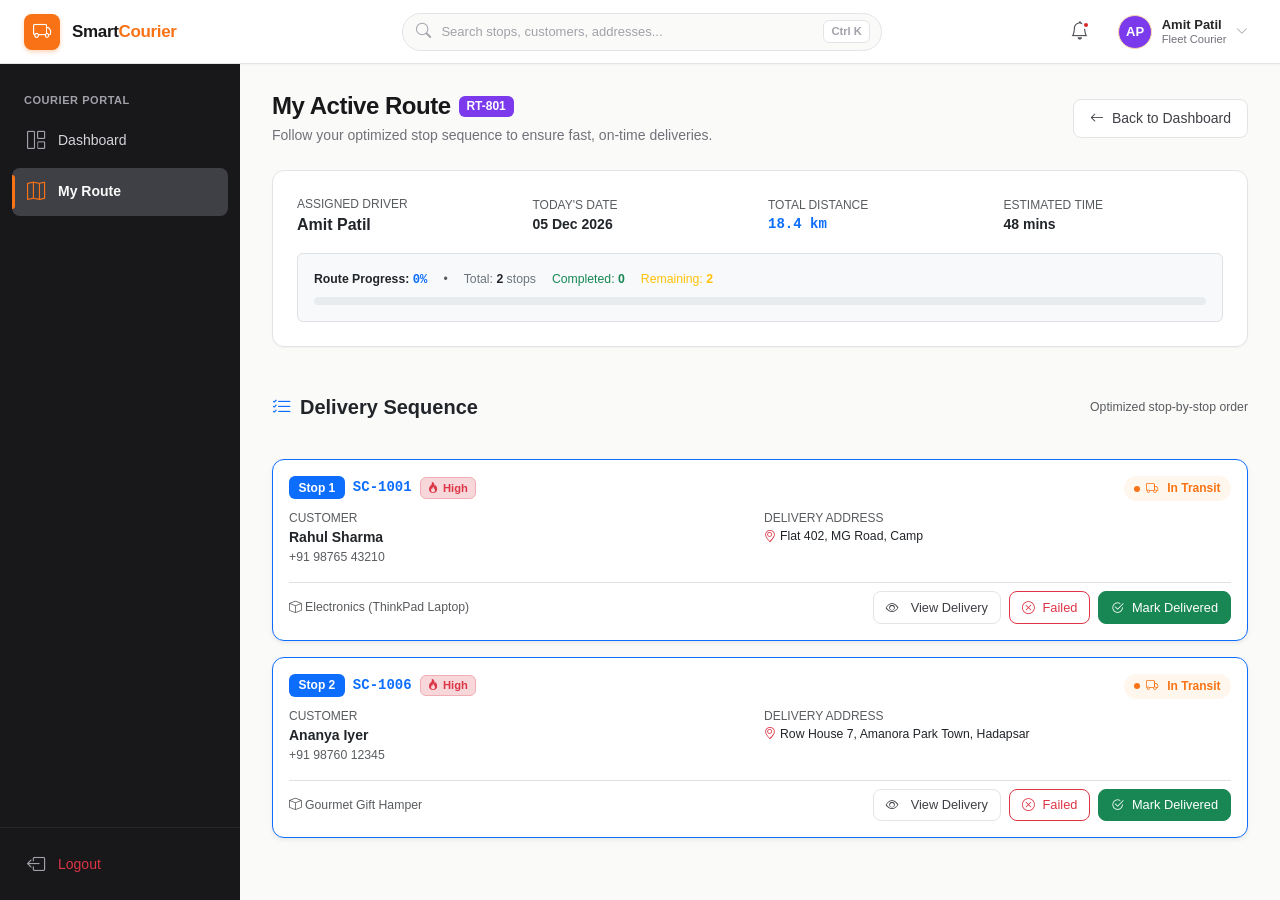
<file: driver/my-route.html>
<!DOCTYPE html>
<html lang="en">
<head>
  <meta charset="UTF-8">
  <meta name="viewport" content="width=device-width, initial-scale=1.0">
  <meta name="description" content="My Route – SmartCourier Driver Delivery Sequence">
  <title>My Route – SmartCourier Driver</title>

  <!-- Bootstrap 5 CSS CDN -->
  <link href="https://cdn.jsdelivr.net/npm/bootstrap@5.3.3/dist/css/bootstrap.min.css" rel="stylesheet">
  <!-- Bootstrap Icons CDN -->
  <link href="https://cdn.jsdelivr.net/npm/bootstrap-icons@1.11.3/font/bootstrap-icons.min.css" rel="stylesheet">
  <!-- SmartCourier Global Design System -->
  <link href="../css/style.css" rel="stylesheet">
  <!-- SmartCourier Dashboard Styles -->
  <link href="../css/dashboard.css" rel="stylesheet">
</head>
<body>

  <!-- ======================================================================
       1. TOP HEADER (.top-header)
       ====================================================================== -->
  <header class="top-header">
    <div class="d-flex align-items-center">
      <button class="sidebar-toggle-btn" aria-label="Toggle Navigation Sidebar">
        <i class="bi bi-list"></i>
      </button>
      <a href="dashboard.html" class="header-brand">
        <div class="brand-icon">
          <i class="bi bi-truck"></i>
        </div>
        <div class="brand-text">
          Smart<span>Courier</span>
        </div>
      </a>
    </div>

    <!-- Search in Top Bar -->
    <div class="header-search">
      <div class="header-search-wrapper">
        <i class="bi bi-search header-search-icon"></i>
        <input 
          type="text" 
          class="header-search-input" 
          placeholder="Search stops, customers, addresses..." 
          aria-label="Search"
        >
        <span class="header-search-shortcut">Ctrl K</span>
      </div>
    </div>

    <!-- Actions & User Profile Area on Right -->
    <div class="header-actions">
      <!-- Notification Dropdown -->
      <div class="notification-container position-relative">
        <button class="header-icon-btn notification-btn" aria-label="Notifications" title="Notifications">
          <i class="bi bi-bell"></i>
          <span class="header-badge-dot"></span>
        </button>
        <div class="custom-dropdown-panel" id="notificationDropdownMenu">
          <div class="custom-dropdown-header">Active Route Notifications</div>
          <a href="#" class="custom-dropdown-item">
            <i class="bi bi-signpost-2-fill text-primary"></i>
            <div>
              <div class="fw-semibold" style="font-size:0.75rem;">Optimized Route Active</div>
              <div class="text-muted" style="font-size:0.7rem;">Follow the numbered stops in sequence</div>
            </div>
          </a>
        </div>
      </div>

      <!-- User Profile Menu -->
      <div class="user-profile-menu">
        <button class="user-profile-btn" aria-label="User Profile">
          <div class="user-avatar" style="background:#7C3AED; color:#fff;">AP</div>
          <div class="user-info">
            <div class="user-name">Amit Patil</div>
            <div class="user-role">Fleet Courier</div>
          </div>
          <i class="bi bi-chevron-down user-dropdown-icon"></i>
        </button>
        <div class="custom-dropdown-panel" id="profileDropdownMenu">
          <div class="custom-dropdown-header">Courier Account</div>
          <a href="dashboard.html" class="custom-dropdown-item">
            <i class="bi bi-grid-1x2"></i> Driver Dashboard
          </a>
          <div class="custom-dropdown-divider"></div>
          <button type="button" class="custom-dropdown-item text-danger logout-trigger" data-action="logout">
            <i class="bi bi-box-arrow-left"></i> Sign Out
          </button>
        </div>
      </div>
    </div>
  </header>

  <!-- ======================================================================
       2. PAGE LAYOUT WRAPPER (.page-layout)
       ====================================================================== -->
  <div class="page-layout">

    <div class="sidebar-backdrop"></div>

    <!-- LEFT NAVIGATION / SIDEBAR (.sidebar) -->
    <aside class="sidebar">
      <ul class="sidebar-nav">
        <li class="sidebar-nav-title">Courier Portal</li>
        <li class="nav-item">
          <a href="dashboard.html" class="nav-link">
            <i class="bi bi-grid-1x2"></i>
            <span>Dashboard</span>
          </a>
        </li>
        <li class="nav-item">
          <a href="my-route.html" class="nav-link active">
            <i class="bi bi-map"></i>
            <span>My Route</span>
          </a>
        </li>
      </ul>

      <div class="sidebar-footer">
        <a href="#" class="nav-link text-danger logout-trigger" data-action="logout">
          <i class="bi bi-box-arrow-left"></i>
          <span>Logout</span>
        </a>
      </div>
    </aside>

    <!-- ======================================================================
         3. MAIN CONTENT AREA (.main-content)
         ====================================================================== -->
    <main class="main-content">
      <div class="section-container">

        <!-- 1. PAGE HEADER -->
        <div class="section-header">
          <div>
            <div class="d-flex align-items-center gap-2 mb-1">
              <h1 class="section-title mb-0">My Active Route</h1>
              <span class="badge bg-purple text-white" id="routeIdBadge" style="background:#7C3AED; font-size:0.75rem;">RT-801</span>
            </div>
            <p class="section-subtitle">Follow your optimized stop sequence to ensure fast, on-time deliveries.</p>
          </div>
          <div class="section-actions d-flex align-items-center gap-2">
            <a href="dashboard.html" class="secondary-button">
              <i class="bi bi-arrow-left"></i> Back to Dashboard
            </a>
          </div>
        </div>

        <!-- 2. ROUTE METRICS CARD -->
        <div class="content-card mb-4">
          <div class="content-card-body p-4">
            <div class="row g-3 align-items-center mb-3">
              <div class="col-sm-6 col-md-3">
                <div class="text-muted small" style="font-size:0.75rem;">ASSIGNED DRIVER</div>
                <div class="fw-bold text-dark fs-6" id="routeDriverName">Amit Patil</div>
              </div>
              <div class="col-sm-6 col-md-3">
                <div class="text-muted small" style="font-size:0.75rem;">TODAY'S DATE</div>
                <div class="fw-semibold text-dark" id="routeTodayDate">08 Oct 2026</div>
              </div>
              <div class="col-sm-6 col-md-3">
                <div class="text-muted small" style="font-size:0.75rem;">TOTAL DISTANCE</div>
                <div class="fw-semibold text-primary font-monospace" id="routeTotalDistance">18.4 km</div>
              </div>
              <div class="col-sm-6 col-md-3">
                <div class="text-muted small" style="font-size:0.75rem;">ESTIMATED TIME</div>
                <div class="fw-semibold text-dark" id="routeEstimatedTime">48 mins</div>
              </div>
            </div>

            <!-- Route Progress & Mini Stats Grid -->
            <div class="p-3 bg-light rounded border">
              <div class="d-flex align-items-center justify-content-between mb-2">
                <div class="d-flex align-items-center gap-3">
                  <span class="small fw-semibold text-dark">
                    Route Progress: <span id="routeProgressPercent" class="text-primary font-monospace">33%</span>
                  </span>
                  <span class="text-muted small">&bull;</span>
                  <span class="small text-secondary">
                    Total: <strong id="routeTotalStops" class="text-dark">6</strong> stops
                  </span>
                  <span class="small text-success">
                    Completed: <strong id="routeCompletedStops">2</strong>
                  </span>
                  <span class="small text-warning">
                    Remaining: <strong id="routeRemainingStops">4</strong>
                  </span>
                </div>
              </div>
              <div class="progress" style="height: 8px;">
                <div class="progress-bar bg-primary progress-bar-striped progress-bar-animated" id="routeProgressBar" role="progressbar" style="width: 33%;" aria-valuenow="33" aria-valuemin="0" aria-valuemax="100"></div>
              </div>
            </div>

          </div>
        </div>

        <!-- 3. ROUTE SEQUENCE STOPS SECTION -->
        <div class="d-flex align-items-center justify-content-between mb-3">
          <h2 class="fs-5 fw-bold text-dark mb-0">
            <i class="bi bi-list-check me-2 text-primary"></i>Delivery Sequence
          </h2>
          <span class="text-muted small">Optimized stop-by-stop order</span>
        </div>

        <!-- Stop Sequence Cards Container -->
        <div id="routeSequenceContainer">
          <!-- Dynamically populated by js/driver.js -->
        </div>

      </div>
    </main>

  </div>

  <!-- ======================================================================
       MODAL: STATUS UPDATE CONFIRMATION MODAL
       ====================================================================== -->
  <div class="modal fade" id="driverStatusConfirmModal" tabindex="-1" aria-labelledby="driverStatusConfirmModalLabel" aria-hidden="true">
    <div class="modal-dialog modal-dialog-centered" style="max-width: 440px;">
      <div class="modal-content border-0 shadow-lg" style="border-radius: var(--radius-lg);">
        <div class="modal-header border-bottom py-3 px-4">
          <h5 class="modal-title fw-bold text-dark fs-6" id="driverStatusConfirmModalLabel">
            <i class="bi bi-shield-check me-2 text-primary"></i>Update Delivery Status
          </h5>
          <button type="button" class="btn-close" data-bs-dismiss="modal" aria-label="Close"></button>
        </div>
        <div class="modal-body p-4">
          <div class="text-center mb-3">
            <div class="d-inline-flex align-items-center justify-content-center rounded-circle bg-primary-subtle text-primary p-3 mb-2" style="width: 52px; height: 52px; font-size: 1.4rem;">
              <i class="bi bi-check2-circle"></i>
            </div>
            <h6 class="fw-semibold text-dark mb-1">Confirm Status Transition</h6>
            <div class="badge bg-purple text-white px-2 py-1" style="background:#7C3AED;" id="confirmModalTargetStatus">Delivered</div>
          </div>
          
          <div class="small text-secondary mb-3 text-center" id="confirmModalMessage">
            Are you sure you want to update this stop?
          </div>

          <!-- Reason select for Failed deliveries -->
          <div class="mb-3" id="failureReasonGroup" style="display: none;">
            <label for="failureReasonSelect" class="form-label small fw-semibold text-dark">Failure Reason <span class="text-danger">*</span></label>
            <select class="form-select form-select-sm" id="failureReasonSelect">
              <option value="Customer Unavailable" selected>Customer Unavailable / Door Locked</option>
              <option value="Incorrect Address">Incorrect Address / Landmark Missing</option>
              <option value="Customer Refused Parcel">Customer Refused / Cancelled on Arrival</option>
              <option value="Security Access Denied">Gated Community / Security Access Denied</option>
              <option value="Payment Issue (COD)">Cash on Delivery Issue</option>
            </select>
          </div>
        </div>
        <div class="modal-footer border-top py-2 px-4 bg-light d-flex justify-content-end gap-2">
          <button type="button" class="secondary-button btn-sm-custom" data-bs-dismiss="modal">Cancel</button>
          <button type="button" class="primary-button btn-sm-custom" id="btnConfirmStatusChange">
            <i class="bi bi-check-lg"></i> Confirm Update
          </button>
        </div>
      </div>
    </div>
  </div>

  <!-- Bootstrap 5 JavaScript Bundle CDN -->
  <script src="https://cdn.jsdelivr.net/npm/bootstrap@5.3.3/dist/js/bootstrap.bundle.min.js"></script>
  <!-- SmartCourier Configuration & API Service Layer -->
  <script src="../js/config.js"></script>
  <script src="../js/api.js"></script>
  <!-- SmartCourier Global Layout JavaScript -->
  <script src="../js/main.js"></script>
  <!-- SmartCourier Driver Experience JavaScript -->
  <script src="../js/driver.js"></script>
</body>
</html>
</file>
<file: css/style.css>
/* ==========================================================================
   SmartCourier – Global UI & Layout System
   Courier Route Optimization & Delivery Management System
   ========================================================================== */

/* --------------------------------------------------------------------------
   1. CSS Custom Properties / Design Tokens
   -------------------------------------------------------------------------- */
:root {
  /* Brand Colors – Charcoal & Orange */
  --color-primary:         #F97316;
  --color-primary-hover:   #EA580C;
  --color-primary-light:   #FFF7ED;
  --color-primary-subtle:  #FED7AA;

  --color-secondary:       #3F3F46;
  --color-secondary-hover: #27272A;
  --color-secondary-light: #F4F4F5;

  /* Charcoal Palette */
  --color-charcoal:        #18181B;
  --color-graphite:        #27272A;

  /* Semantic State Colors */
  --color-success:         #16A34A;
  --color-success-light:   #F0FDF4;
  --color-warning:         #C2410C;
  --color-warning-light:   #FFF7ED;
  --color-danger:          #DC2626;
  --color-danger-light:    #FEF2F2;
  --color-info:            #2563EB;
  --color-info-light:      #EFF6FF;
  --color-purple:          #7C3AED;
  --color-purple-light:    #F5F3FF;

  /* Neutrals & Surfaces – Zinc scale */
  --color-white:           #FFFFFF;
  --color-gray-50:         #FAFAF9;
  --color-gray-100:        #F4F4F5;
  --color-gray-200:        #E4E4E7;
  --color-gray-300:        #D4D4D8;
  --color-gray-400:        #A1A1AA;
  --color-gray-500:        #71717A;
  --color-gray-600:        #52525B;
  --color-gray-700:        #3F3F46;
  --color-gray-800:        #27272A;
  --color-gray-900:        #18181B;

  /* Backgrounds */
  --bg-page:               #FAFAF9;
  --bg-card:               #FFFFFF;
  --bg-header:             #FFFFFF;
  --bg-sidebar:            #18181B;

  /* Borders & Shadows */
  --border-color:          #E4E4E7;
  --border-color-subtle:   #F4F4F5;
  --radius-sm:             0.375rem; /* 6px */
  --radius-md:             0.5rem;   /* 8px */
  --radius-lg:             0.75rem;  /* 12px */
  --radius-xl:             1rem;     /* 16px */
  --radius-full:           9999px;

  --shadow-xs:             0 1px 2px rgba(24, 24, 27, 0.04);
  --shadow-sm:             0 1px 3px rgba(24, 24, 27, 0.06), 0 1px 2px rgba(24, 24, 27, 0.04);
  --shadow-md:             0 4px 6px -1px rgba(24, 24, 27, 0.07), 0 2px 4px -1px rgba(24, 24, 27, 0.04);
  --shadow-lg:             0 10px 15px -3px rgba(24, 24, 27, 0.08), 0 4px 6px -2px rgba(24, 24, 27, 0.04);

  /* Layout Dimensions */
  --header-height:         64px;
  --sidebar-width:         240px;
  --sidebar-width-tablet:  76px;

  /* Typography */
  --font-family-base:      'Inter', -apple-system, BlinkMacSystemFont, 'Segoe UI', Roboto, sans-serif;
  --font-family-mono:      'JetBrains Mono', monospace;

  /* Transitions */
  --transition-fast:       0.15s ease;
  --transition-normal:     0.2s ease;
}

/* --------------------------------------------------------------------------
   2. Base Reset & Typography
   -------------------------------------------------------------------------- */
@import url('https://fonts.googleapis.com/css2?family=Inter:wght@400;500;600;700&display=swap');

*,
*::before,
*::after {
  box-sizing: border-box;
}

html {
  font-size: 16px;
  scroll-behavior: smooth;
}

body {
  margin: 0;
  padding: 0;
  font-family: var(--font-family-base);
  font-size: 0.875rem; /* 14px */
  color: var(--color-gray-800);
  background-color: var(--bg-page);
  line-height: 1.5;
  -webkit-font-smoothing: antialiased;
  -moz-osx-font-smoothing: grayscale;
}

a {
  color: var(--color-primary);
  text-decoration: none;
  transition: color var(--transition-fast);
}

a:hover {
  color: var(--color-primary-hover);
}

/* --------------------------------------------------------------------------
   3. Global Top Header (.top-header)
   Spans horizontally across the page at the very top.
   -------------------------------------------------------------------------- */
.top-header {
  position: sticky;
  top: 0;
  left: 0;
  right: 0;
  width: 100%;
  height: var(--header-height);
  background-color: var(--bg-header);
  border-bottom: 1px solid var(--border-color);
  box-shadow: var(--shadow-xs);
  display: flex;
  align-items: center;
  justify-content: space-between;
  padding: 0 1.5rem;
  z-index: 1030;
}

/* Header Brand (Left) */
.header-brand {
  display: flex;
  align-items: center;
  gap: 0.75rem;
  min-width: 200px;
  text-decoration: none;
}

.brand-icon {
  width: 36px;
  height: 36px;
  background-color: var(--color-primary);
  color: var(--color-white);
  border-radius: var(--radius-md);
  display: flex;
  align-items: center;
  justify-content: center;
  font-size: 1.15rem;
  flex-shrink: 0;
  box-shadow: 0 2px 4px rgba(249, 115, 22, 0.30);
}

.brand-text {
  font-size: 1.0625rem;
  font-weight: 700;
  color: var(--color-gray-900);
  letter-spacing: -0.02em;
  margin: 0;
}

.brand-text span {
  color: var(--color-primary);
}

/* Sidebar Toggle Button (for Mobile/Tablet) */
.sidebar-toggle-btn {
  display: none;
  background: transparent;
  border: 1px solid var(--border-color);
  border-radius: var(--radius-md);
  color: var(--color-gray-700);
  width: 36px;
  height: 36px;
  align-items: center;
  justify-content: center;
  font-size: 1.25rem;
  cursor: pointer;
  margin-right: 0.5rem;
  transition: all var(--transition-fast);
}

.sidebar-toggle-btn:hover {
  background-color: var(--color-gray-100);
  color: var(--color-gray-900);
}

/* Header Search (Center / Upper Area in Wireframe) */
.header-search {
  flex: 1;
  max-width: 480px;
  margin: 0 1.5rem;
  position: relative;
}

.header-search-wrapper {
  position: relative;
  display: flex;
  align-items: center;
  width: 100%;
}

.header-search-icon {
  position: absolute;
  left: 0.875rem;
  color: var(--color-gray-400);
  font-size: 0.95rem;
  pointer-events: none;
}

.header-search-input {
  width: 100%;
  height: 38px;
  padding: 0.45rem 2.5rem 0.45rem 2.4rem;
  background-color: var(--color-gray-50);
  border: 1px solid var(--border-color);
  border-radius: var(--radius-full);
  font-size: 0.8125rem;
  font-family: inherit;
  color: var(--color-gray-800);
  transition: all var(--transition-normal);
}

.header-search-input:focus {
  outline: none;
  background-color: var(--color-white);
  border-color: var(--color-primary);
  box-shadow: 0 0 0 3px var(--color-primary-light);
}

.header-search-input::placeholder {
  color: var(--color-gray-400);
}

.header-search-shortcut {
  position: absolute;
  right: 0.75rem;
  padding: 0.15rem 0.45rem;
  font-size: 0.7rem;
  font-weight: 600;
  color: var(--color-gray-400);
  background-color: var(--color-white);
  border: 1px solid var(--color-gray-200);
  border-radius: var(--radius-sm);
  pointer-events: none;
}

/* Header Actions & Profile (Right Area in Wireframe) */
.header-actions {
  display: flex;
  align-items: center;
  gap: 0.75rem;
}

.header-icon-btn {
  position: relative;
  width: 38px;
  height: 38px;
  border-radius: var(--radius-full);
  background: transparent;
  border: 1px solid transparent;
  color: var(--color-gray-600);
  display: flex;
  align-items: center;
  justify-content: center;
  font-size: 1.15rem;
  cursor: pointer;
  transition: all var(--transition-fast);
}

.header-icon-btn:hover {
  background-color: var(--color-gray-100);
  color: var(--color-gray-800);
}

.header-badge-dot {
  position: absolute;
  top: 7px;
  right: 7px;
  width: 8px;
  height: 8px;
  background-color: var(--color-danger);
  border: 2px solid var(--color-white);
  border-radius: 50%;
}

/* User Profile Trigger & Dropdown */
.user-profile-menu {
  position: relative;
}

.user-profile-btn {
  display: flex;
  align-items: center;
  gap: 0.6rem;
  background: transparent;
  border: none;
  padding: 0.25rem 0.5rem;
  border-radius: var(--radius-md);
  cursor: pointer;
  transition: background var(--transition-fast);
}

.user-profile-btn:hover {
  background-color: var(--color-gray-100);
}

.user-avatar {
  width: 34px;
  height: 34px;
  border-radius: var(--radius-full);
  background-color: var(--color-primary-light);
  color: var(--color-primary);
  font-weight: 600;
  font-size: 0.8125rem;
  display: flex;
  align-items: center;
  justify-content: center;
  border: 1px solid var(--color-primary-subtle);
  flex-shrink: 0;
}

.user-info {
  text-align: left;
  line-height: 1.2;
}

.user-name {
  font-size: 0.8125rem;
  font-weight: 600;
  color: var(--color-gray-800);
  margin: 0;
}

.user-role {
  font-size: 0.7rem;
  color: var(--color-gray-500);
  margin: 0;
}

.user-dropdown-icon {
  font-size: 0.75rem;
  color: var(--color-gray-400);
  transition: transform var(--transition-fast);
}

/* Dropdown Menus (Profile & Notifications) */
.custom-dropdown-panel {
  position: absolute;
  top: calc(100% + 8px);
  right: 0;
  width: 220px;
  background-color: var(--color-white);
  border: 1px solid var(--border-color);
  border-radius: var(--radius-lg);
  box-shadow: var(--shadow-lg);
  padding: 0.4rem;
  display: none;
  flex-direction: column;
  z-index: 1050;
  animation: fadeInDropdown 0.15s ease-out;
}

.custom-dropdown-panel.show {
  display: flex;
}

.custom-dropdown-header {
  padding: 0.5rem 0.75rem;
  font-size: 0.75rem;
  font-weight: 600;
  color: var(--color-gray-400);
  text-transform: uppercase;
  letter-spacing: 0.04em;
  border-bottom: 1px solid var(--border-color-subtle);
}

.custom-dropdown-item {
  display: flex;
  align-items: center;
  gap: 0.6rem;
  padding: 0.5rem 0.75rem;
  border-radius: var(--radius-md);
  font-size: 0.8125rem;
  font-weight: 500;
  color: var(--color-gray-700);
  text-decoration: none;
  cursor: pointer;
  background: transparent;
  border: none;
  width: 100%;
  text-align: left;
  transition: all var(--transition-fast);
}

.custom-dropdown-item:hover {
  background-color: var(--color-gray-100);
  color: var(--color-gray-900);
}

.custom-dropdown-item.text-danger:hover {
  background-color: var(--color-danger-light);
  color: var(--color-danger);
}

.custom-dropdown-divider {
  height: 1px;
  background-color: var(--border-color);
  margin: 0.3rem 0;
}

@keyframes fadeInDropdown {
  from { opacity: 0; transform: translateY(-6px); }
  to   { opacity: 1; transform: translateY(0); }
}

/* --------------------------------------------------------------------------
   4. Page Layout (.page-layout)
   The global horizontal container beneath the header.
   -------------------------------------------------------------------------- */
.page-layout {
  display: flex;
  min-height: calc(100vh - var(--header-height));
  width: 100%;
  position: relative;
}

/* --------------------------------------------------------------------------
   5. Left Navigation / Sidebar (.sidebar)
   Vertical navigation below the header.
   -------------------------------------------------------------------------- */
.sidebar {
  width: var(--sidebar-width);
  background-color: var(--bg-sidebar);
  border-right: none;
  display: flex;
  flex-direction: column;
  flex-shrink: 0;
  position: sticky;
  top: var(--header-height);
  height: calc(100vh - var(--header-height));
  overflow-y: auto;
  z-index: 1020;
  transition: transform var(--transition-normal), width var(--transition-normal);
}

.sidebar-nav {
  list-style: none;
  padding: 1rem 0.75rem;
  margin: 0;
  flex: 1;
  display: flex;
  flex-direction: column;
  gap: 0.25rem;
}

.sidebar-nav-title {
  font-size: 0.6875rem;
  font-weight: 600;
  text-transform: uppercase;
  letter-spacing: 0.05em;
  color: #A1A1AA;
  padding: 0.75rem 0.75rem 0.25rem;
}

.nav-item {
  margin: 0;
}

.nav-link {
  display: flex;
  align-items: center;
  gap: 0.75rem;
  padding: 0.625rem 0.875rem;
  color: #D4D4D8;
  font-size: 0.875rem;
  font-weight: 500;
  border-radius: var(--radius-md);
  text-decoration: none;
  position: relative;
  transition: all var(--transition-fast);
}

.nav-link i {
  font-size: 1.15rem;
  width: 20px;
  text-align: center;
  color: #A1A1AA;
  transition: color var(--transition-fast);
}

.nav-link:hover {
  background-color: #27272A;
  color: #FAFAFA;
}

.nav-link:hover i {
  color: #FAFAFA;
}

/* Active Navigation State */
.nav-link.active {
  background-color: #3F3F46;
  color: #FAFAFA;
  font-weight: 600;
}

.nav-link.active i {
  color: var(--color-primary);
}

.nav-link.active::before {
  content: '';
  position: absolute;
  left: 0;
  top: 15%;
  bottom: 15%;
  width: 3px;
  background-color: var(--color-primary);
  border-radius: 0 var(--radius-sm) var(--radius-sm) 0;
}

/* Sidebar Footer (Logout, Bottom Utilities) */
.sidebar-footer {
  padding: 0.75rem;
  border-top: 1px solid #27272A;
  margin-top: auto;
}

.sidebar-footer .nav-link {
  color: #DC2626;
}
.sidebar-footer .nav-link:hover {
  background-color: rgba(220, 38, 38, 0.1);
  color: #FCA5A5;
}

/* Backdrop for Mobile Drawer */
.sidebar-backdrop {
  display: none;
  position: fixed;
  inset: 0;
  background-color: rgba(24, 24, 27, 0.5);
  backdrop-filter: blur(2px);
  z-index: 1015;
}

/* --------------------------------------------------------------------------
   6. Main Content Area (.main-content)
   Primary reusable workspace to the right of the sidebar.
   -------------------------------------------------------------------------- */
.main-content {
  flex: 1;
  min-width: 0; /* Prevents overflow in flexbox */
  background-color: var(--bg-page);
  padding: 1.75rem 2rem;
  display: flex;
  flex-direction: column;
}

/* Section Container (.section-container) */
.section-container {
  width: 100%;
  max-width: 1400px;
  margin: 0 auto;
  display: flex;
  flex-direction: column;
  gap: 1.5rem;
}

.section-header {
  display: flex;
  align-items: center;
  justify-content: space-between;
  flex-wrap: wrap;
  gap: 1rem;
}

.section-title {
  font-size: 1.5rem;
  font-weight: 700;
  color: var(--color-gray-900);
  margin: 0 0 0.25rem 0;
  letter-spacing: -0.02em;
}

.section-subtitle {
  font-size: 0.875rem;
  color: var(--color-gray-500);
  margin: 0;
}

.section-actions {
  display: flex;
  align-items: center;
  gap: 0.6rem;
  flex-wrap: wrap;
}

/* --------------------------------------------------------------------------
   7. Reusable Cards & Components (Directly reflecting the Wireframe)
   - Large central content card (.content-card)
   - Small statistic card (.stat-card)
   - Action card (.action-card)
   -------------------------------------------------------------------------- */

/* Standard Content Card (.content-card) */
.content-card {
  background-color: var(--bg-card);
  border: 1px solid var(--border-color);
  border-radius: var(--radius-lg);
  box-shadow: var(--shadow-xs);
  transition: box-shadow var(--transition-normal);
  display: flex;
  flex-direction: column;
}

.content-card:hover {
  box-shadow: var(--shadow-sm);
}

.content-card-header {
  padding: 1.25rem 1.5rem;
  border-bottom: 1px solid var(--border-color);
  display: flex;
  align-items: center;
  justify-content: space-between;
  flex-wrap: wrap;
  gap: 0.75rem;
}

.content-card-title {
  font-size: 1rem;
  font-weight: 600;
  color: var(--color-gray-900);
  margin: 0;
}

.content-card-body {
  padding: 1.5rem;
  flex: 1;
}

.content-card-footer {
  padding: 1rem 1.5rem;
  background-color: var(--color-gray-50);
  border-top: 1px solid var(--border-color);
  border-radius: 0 0 var(--radius-lg) var(--radius-lg);
  display: flex;
  align-items: center;
  justify-content: space-between;
  font-size: 0.8125rem;
}

/* Large Primary Content Card (.content-card-lg / central block from wireframe) */
.content-card-lg {
  min-height: 380px;
}

.content-card-placeholder {
  display: flex;
  flex-direction: column;
  align-items: center;
  justify-content: center;
  text-align: center;
  min-height: 280px;
  padding: 2.5rem 1.5rem;
  border: 2px dashed var(--color-gray-200);
  border-radius: var(--radius-md);
  background-color: var(--color-gray-50);
  color: var(--color-gray-400);
}

.content-card-placeholder i {
  font-size: 2.5rem;
  margin-bottom: 0.75rem;
  color: var(--color-gray-400);
}

.content-card-placeholder h6 {
  font-size: 1rem;
  font-weight: 600;
  color: var(--color-gray-700);
  margin-bottom: 0.25rem;
}

.content-card-placeholder p {
  font-size: 0.8125rem;
  color: var(--color-gray-500);
  max-width: 420px;
  margin: 0;
}

/* Small Statistic Card (.stat-card) */
.stat-card {
  background-color: var(--bg-card);
  border: 1px solid var(--border-color);
  border-radius: var(--radius-lg);
  padding: 1.25rem;
  box-shadow: var(--shadow-xs);
  display: flex;
  align-items: flex-start;
  gap: 1rem;
  transition: transform var(--transition-fast), box-shadow var(--transition-fast);
}

.stat-card:hover {
  transform: translateY(-2px);
  box-shadow: var(--shadow-sm);
}

.stat-icon-wrapper {
  width: 44px;
  height: 44px;
  border-radius: var(--radius-md);
  display: flex;
  align-items: center;
  justify-content: center;
  font-size: 1.25rem;
  flex-shrink: 0;
}

.stat-icon-primary   { background-color: var(--color-primary-light); color: var(--color-primary); }
.stat-icon-success   { background-color: var(--color-success-light); color: var(--color-success); }
.stat-icon-warning   { background-color: var(--color-warning-light); color: var(--color-warning); }
.stat-icon-danger    { background-color: var(--color-danger-light);  color: var(--color-danger); }
.stat-icon-info      { background-color: var(--color-info-light);    color: var(--color-info); }
.stat-icon-purple    { background-color: var(--color-purple-light); color: var(--color-purple); }

.stat-content {
  flex: 1;
  min-width: 0;
}

.stat-label {
  font-size: 0.75rem;
  font-weight: 500;
  color: var(--color-gray-500);
  text-transform: uppercase;
  letter-spacing: 0.04em;
  margin-bottom: 0.25rem;
}

.stat-value {
  font-size: 1.5rem;
  font-weight: 700;
  color: var(--color-gray-900);
  line-height: 1.2;
}

.stat-trend {
  display: inline-flex;
  align-items: center;
  gap: 0.25rem;
  font-size: 0.75rem;
  font-weight: 600;
  margin-top: 0.35rem;
}

.stat-trend.trend-up   { color: var(--color-success); }
.stat-trend.trend-down { color: var(--color-danger); }

/* Supporting Action Card (.action-card / side items from wireframe) */
.action-card {
  background-color: var(--bg-card);
  border: 1px solid var(--border-color);
  border-radius: var(--radius-lg);
  padding: 1.25rem;
  box-shadow: var(--shadow-xs);
  display: flex;
  flex-direction: column;
  gap: 0.75rem;
  text-decoration: none;
  color: inherit;
  transition: all var(--transition-fast);
  cursor: pointer;
}

.action-card:hover {
  border-color: var(--color-primary-subtle);
  background-color: var(--color-primary-light);
  transform: translateY(-2px);
  box-shadow: 0 4px 12px rgba(249, 115, 22, 0.10);
  color: inherit;
}

.action-card-header {
  display: flex;
  align-items: center;
  justify-content: space-between;
}

.action-card-icon {
  width: 38px;
  height: 38px;
  border-radius: var(--radius-md);
  background-color: var(--color-gray-100);
  color: var(--color-primary);
  display: flex;
  align-items: center;
  justify-content: center;
  font-size: 1.15rem;
  transition: background var(--transition-fast), color var(--transition-fast);
}

.action-card:hover .action-card-icon {
  background-color: var(--color-primary);
  color: var(--color-white);
}

.action-card-title {
  font-size: 0.9375rem;
  font-weight: 600;
  color: var(--color-gray-800);
  margin: 0;
}

.action-card-desc {
  font-size: 0.8125rem;
  color: var(--color-gray-500);
  margin: 0;
  line-height: 1.4;
}

/* --------------------------------------------------------------------------
   8. Status Badges (.status-badge)
   -------------------------------------------------------------------------- */
.status-badge {
  display: inline-flex;
  align-items: center;
  gap: 0.35rem;
  padding: 0.25rem 0.65rem;
  font-size: 0.75rem;
  font-weight: 600;
  border-radius: var(--radius-full);
  line-height: 1.4;
}

.status-badge::before {
  content: '';
  width: 6px;
  height: 6px;
  border-radius: 50%;
  background-color: currentColor;
}

.status-badge-primary {
  background-color: var(--color-primary-light);
  color: var(--color-primary);
}

.status-badge-success {
  background-color: var(--color-success-light);
  color: var(--color-success);
}

.status-badge-warning {
  background-color: var(--color-warning-light);
  color: #B45309; /* Deep amber for readability */
}

.status-badge-danger {
  background-color: var(--color-danger-light);
  color: var(--color-danger);
}

.status-badge-info {
  background-color: var(--color-info-light);
  color: var(--color-info);
}

.status-badge-secondary {
  background-color: var(--color-gray-100);
  color: var(--color-gray-600);
}

.status-badge-purple {
  background-color: var(--color-purple-light);
  color: var(--color-purple);
}

/* --------------------------------------------------------------------------
   9. Buttons (.primary-button, .secondary-button)
   -------------------------------------------------------------------------- */
.primary-button {
  display: inline-flex;
  align-items: center;
  justify-content: center;
  gap: 0.5rem;
  padding: 0.5rem 1rem;
  font-size: 0.875rem;
  font-weight: 500;
  font-family: inherit;
  color: var(--color-white);
  background-color: var(--color-primary);
  border: 1px solid var(--color-primary);
  border-radius: var(--radius-md);
  cursor: pointer;
  text-decoration: none;
  transition: all var(--transition-fast);
  white-space: nowrap;
}

.primary-button:hover {
  background-color: var(--color-primary-hover);
  border-color: var(--color-primary-hover);
  color: var(--color-white);
  box-shadow: 0 2px 6px rgba(249, 115, 22, 0.30);
}

.primary-button:active {
  transform: translateY(1px);
}

.secondary-button {
  display: inline-flex;
  align-items: center;
  justify-content: center;
  gap: 0.5rem;
  padding: 0.5rem 1rem;
  font-size: 0.875rem;
  font-weight: 500;
  font-family: inherit;
  color: var(--color-gray-700);
  background-color: var(--color-white);
  border: 1px solid var(--border-color);
  border-radius: var(--radius-md);
  cursor: pointer;
  text-decoration: none;
  transition: all var(--transition-fast);
  white-space: nowrap;
}

.secondary-button:hover {
  background-color: var(--color-gray-50);
  border-color: var(--color-gray-300);
  color: var(--color-gray-900);
}

.secondary-button:active {
  transform: translateY(1px);
}

/* Button size modifiers */
.btn-sm-custom {
  padding: 0.35rem 0.75rem;
  font-size: 0.8125rem;
}

.btn-lg-custom {
  padding: 0.65rem 1.25rem;
  font-size: 1rem;
}

/* --------------------------------------------------------------------------
   10. Wireframe Layout Grid System
   Accommodates the wireframe arrangement:
   - Central large card
   - Top & side supporting cards
   -------------------------------------------------------------------------- */
.layout-wireframe-grid {
  display: grid;
  grid-template-columns: 2fr 1fr;
  gap: 1.5rem;
}

/* Welcome Card (.welcome-card) */
.welcome-card {
  background-color: var(--bg-card);
  border: 1px solid var(--border-color);
  border-radius: var(--radius-lg);
  padding: 1.25rem 1.5rem;
  box-shadow: var(--shadow-xs);
  display: flex;
  align-items: center;
  justify-content: space-between;
  flex-wrap: wrap;
  gap: 1rem;
}

.welcome-card-content {
  display: flex;
  align-items: center;
  gap: 1.15rem;
}

.welcome-card-icon {
  width: 44px;
  height: 44px;
  border-radius: var(--radius-md);
  background-color: var(--color-primary-light);
  color: var(--color-primary);
  display: flex;
  align-items: center;
  justify-content: center;
  font-size: 1.35rem;
  flex-shrink: 0;
}

.welcome-card-title {
  font-size: 1.125rem;
  font-weight: 700;
  color: var(--color-gray-900);
  margin: 0 0 0.2rem 0;
  line-height: 1.3;
}

.welcome-card-subtitle {
  font-size: 0.8125rem;
  color: var(--color-gray-500);
  margin: 0;
}

.welcome-card-badge {
  display: inline-flex;
  align-items: center;
  gap: 0.35rem;
  padding: 0.35rem 0.75rem;
  border-radius: var(--radius-full);
  background-color: var(--color-gray-100);
  color: var(--color-gray-600);
  font-size: 0.75rem;
  font-weight: 500;
}

.stat-supporting-text {
  font-size: 0.75rem;
  color: var(--color-gray-500);
  margin-top: 0.25rem;
}

.stats-grid-row {
  display: grid;
  grid-template-columns: repeat(4, 1fr);
  gap: 1.25rem;
}

/* --------------------------------------------------------------------------
   11. Responsive Design
   Desktop, Tablet, and Mobile Adaptations
   -------------------------------------------------------------------------- */
/* Tablet (max-width: 991.98px) */
@media (max-width: 991.98px) {
  .sidebar-toggle-btn {
    display: inline-flex;
  }

  .sidebar {
    position: fixed;
    top: var(--header-height);
    left: 0;
    bottom: 0;
    transform: translateX(-100%);
    box-shadow: var(--shadow-lg);
  }

  .sidebar.open {
    transform: translateX(0);
  }

  .sidebar-backdrop.open {
    display: block;
  }

  .main-content {
    padding: 1.25rem 1.5rem;
  }

  .layout-wireframe-grid {
    grid-template-columns: 1fr;
  }

  .header-search {
    max-width: 320px;
  }

  .stats-grid-row {
    grid-template-columns: repeat(2, 1fr);
  }
}

/* Mobile (max-width: 575.98px) */
@media (max-width: 575.98px) {
  .top-header {
    padding: 0 1rem;
  }

  .header-brand .brand-text {
    display: none; /* Show only icon on small phones to save space */
  }

  .header-brand {
    min-width: auto;
  }

  .header-search {
    margin: 0 0.5rem;
  }

  .header-search-shortcut {
    display: none;
  }

  .user-info {
    display: none; /* Hide name/role text, keep avatar on mobile */
  }

  .main-content {
    padding: 1rem;
  }

  .section-title {
    font-size: 1.25rem;
  }

  .stats-grid-row {
    grid-template-columns: 1fr;
  }
}

/* ==========================================================================
   10. Delivery Status Stepper, Timeline & Tracking (Step 9)
   ========================================================================== */
.delivery-stepper-container {
  position: relative;
  margin: 1.5rem 0 2rem;
}

.delivery-stepper {
  display: flex;
  align-items: flex-start;
  justify-content: space-between;
  position: relative;
  z-index: 2;
}

.stepper-progress-track {
  position: absolute;
  top: 18px;
  left: 5%;
  width: 90%;
  height: 3px;
  background-color: var(--color-gray-200);
  z-index: 1;
  border-radius: 2px;
}

.stepper-progress-fill {
  height: 100%;
  background-color: var(--color-primary);
  border-radius: 2px;
  transition: width 0.35s ease;
}

.stepper-node {
  display: flex;
  flex-direction: column;
  align-items: center;
  position: relative;
  z-index: 2;
  flex: 1;
  text-align: center;
}

.stepper-node-icon {
  width: 36px;
  height: 36px;
  border-radius: 50%;
  display: flex;
  align-items: center;
  justify-content: center;
  font-size: 0.95rem;
  background-color: #fff;
  color: var(--color-gray-400);
  border: 2px solid var(--border-color);
  box-shadow: var(--shadow-xs);
  transition: all 0.25s ease;
  margin-bottom: 0.4rem;
}

.stepper-node.completed .stepper-node-icon {
  background-color: var(--color-success);
  border-color: var(--color-success);
  color: #fff;
}

.stepper-node.active .stepper-node-icon {
  background-color: var(--color-primary);
  border-color: var(--color-primary);
  color: #fff;
  box-shadow: 0 0 0 4px var(--color-primary-light);
}

.stepper-node.failed .stepper-node-icon {
  background-color: var(--color-danger);
  border-color: var(--color-danger);
  color: #fff;
  box-shadow: 0 0 0 4px var(--color-danger-light);
}

.stepper-node-label {
  font-size: 0.75rem;
  font-weight: 600;
  color: var(--color-gray-500);
  line-height: 1.25;
}

.stepper-node.completed .stepper-node-label,
.stepper-node.active .stepper-node-label {
  color: var(--color-gray-900);
}

.stepper-node.failed .stepper-node-label {
  color: var(--color-danger);
}

.stepper-node-subtext {
  font-size: 0.6875rem;
  color: var(--color-gray-400);
  margin-top: 2px;
}

/* Activity Log Timeline */
.activity-log-list {
  position: relative;
  padding-left: 20px;
  margin: 0;
  list-style: none;
}

.activity-log-list::before {
  content: '';
  position: absolute;
  top: 6px;
  bottom: 6px;
  left: 6px;
  width: 2px;
  background-color: var(--color-gray-200);
}

.activity-log-item {
  position: relative;
  padding-bottom: 1rem;
}

.activity-log-item:last-child {
  padding-bottom: 0;
}

.activity-log-bullet {
  position: absolute;
  left: -20px;
  top: 4px;
  width: 10px;
  height: 10px;
  border-radius: 50%;
  background-color: #fff;
  border: 2px solid var(--color-primary);
}

.activity-log-bullet.success {
  border-color: var(--color-success);
  background-color: var(--color-success);
}

.activity-log-bullet.danger {
  border-color: var(--color-danger);
  background-color: var(--color-danger);
}

.activity-log-time {
  font-size: 0.75rem;
  font-weight: 600;
  color: var(--color-gray-700);
}

.activity-log-desc {
  font-size: 0.8125rem;
  color: var(--color-gray-600);
  margin-top: 1px;
}

/* Polished Empty State Component */
.sc-empty-state {
  display: flex;
  flex-direction: column;
  align-items: center;
  justify-content: center;
  text-align: center;
  padding: 3rem 1.5rem;
  background-color: #fff;
  border-radius: var(--radius-lg);
}

.sc-empty-state-icon {
  width: 64px;
  height: 64px;
  border-radius: 50%;
  background-color: var(--color-gray-100);
  color: var(--color-gray-400);
  display: flex;
  align-items: center;
  justify-content: center;
  font-size: 1.75rem;
  margin-bottom: 1rem;
}

.sc-empty-state-title {
  font-size: 1.05rem;
  font-weight: 700;
  color: var(--color-gray-900);
  margin-bottom: 0.35rem;
}

.sc-empty-state-text {
  font-size: 0.8125rem;
  color: var(--color-gray-500);
  max-width: 380px;
  margin-bottom: 1.25rem;
}

/* Mobile Adjustments for Stepper and Modals (<= 576px & <= 480px) */
@media (max-width: 575.98px) {
  .delivery-stepper-container {
    overflow-x: auto;
    padding-bottom: 0.5rem;
  }
  .stepper-node-icon {
    width: 30px;
    height: 30px;
    font-size: 0.8rem;
  }
  .stepper-node-label {
    font-size: 0.65rem;
  }
  .stepper-node-subtext {
    display: none;
  }
  .stepper-progress-track {
    top: 15px;
  }
}

@media (max-width: 480px) {
  .section-header {
    flex-direction: column;
    align-items: flex-start;
    gap: 0.75rem;
  }
  .section-actions {
    width: 100%;
    display: flex;
    gap: 0.5rem;
  }
  .section-actions .primary-button,
  .section-actions .secondary-button {
    flex: 1;
    justify-content: center;
    text-align: center;
  }
}
</file>
<file: css/login.css>
/* ==========================================================================
   SmartCourier – Login Page Styles (login.css)
   Clean, modern, professional logistics authentication layout
   ========================================================================== */

/* Page Container */
.login-page-wrapper {
  min-height: 100vh;
  display: flex;
  background-color: var(--bg-page, #F8FAFC);
  overflow-x: hidden;
}

/* --------------------------------------------------------------------------
   Left Panel: Branding & Logistics Showcase (Desktop)
   -------------------------------------------------------------------------- */
.login-brand-panel {
  flex: 1.1;
  background: linear-gradient(145deg, #18181B 0%, #27272A 55%, #1C1917 100%);
  color: #FFFFFF;
  display: flex;
  flex-direction: column;
  justify-content: space-between;
  padding: 3.5rem 4rem;
  position: relative;
  overflow: hidden;
}

/* Subtle decorative backdrop glow */
.login-brand-panel::before {
  content: '';
  position: absolute;
  width: 500px;
  height: 500px;
  border-radius: 50%;
  background: radial-gradient(circle, rgba(249, 115, 22, 0.15) 0%, transparent 70%);
  top: -120px;
  right: -100px;
  pointer-events: none;
}

.login-brand-panel::after {
  content: '';
  position: absolute;
  width: 350px;
  height: 350px;
  border-radius: 50%;
  background: radial-gradient(circle, rgba(249, 115, 22, 0.08) 0%, transparent 70%);
  bottom: -80px;
  left: -60px;
  pointer-events: none;
}

.brand-panel-header {
  position: relative;
  z-index: 2;
}

.brand-panel-logo {
  display: inline-flex;
  align-items: center;
  gap: 0.75rem;
  text-decoration: none;
  color: #FFFFFF;
}

.brand-panel-logo .logo-box {
  width: 42px;
  height: 42px;
  border-radius: var(--radius-md, 8px);
  background-color: var(--color-primary, #F97316);
  color: #FFFFFF;
  display: flex;
  align-items: center;
  justify-content: center;
  font-size: 1.35rem;
  box-shadow: 0 4px 12px rgba(249, 115, 22, 0.35);
}

.brand-panel-logo .logo-title {
  font-size: 1.25rem;
  font-weight: 700;
  letter-spacing: -0.02em;
}

.brand-panel-logo .logo-title span {
  color: var(--color-primary, #F97316);
}

.brand-panel-content {
  position: relative;
  z-index: 2;
  max-width: 480px;
  margin: 3rem 0;
}

.brand-tagline-badge {
  display: inline-flex;
  align-items: center;
  gap: 0.5rem;
  padding: 0.35rem 0.85rem;
  border-radius: var(--radius-full, 9999px);
  background-color: rgba(249, 115, 22, 0.15);
  border: 1px solid rgba(249, 115, 22, 0.30);
  color: #FDBA74;
  font-size: 0.75rem;
  font-weight: 600;
  text-transform: uppercase;
  letter-spacing: 0.05em;
  margin-bottom: 1.25rem;
}

.brand-headline {
  font-size: 2.25rem;
  font-weight: 700;
  line-height: 1.2;
  letter-spacing: -0.03em;
  margin-bottom: 1rem;
  color: #FFFFFF;
}

.brand-headline .text-highlight {
  color: #FDBA74;
}

.brand-description {
  font-size: 0.95rem;
  color: #A1A1AA;
  line-height: 1.6;
  margin-bottom: 2rem;
}

.brand-features-list {
  list-style: none;
  padding: 0;
  margin: 0;
  display: flex;
  flex-direction: column;
  gap: 0.875rem;
}

.brand-feature-item {
  display: flex;
  align-items: center;
  gap: 0.75rem;
  font-size: 0.875rem;
  color: #E4E4E7;
}

.brand-feature-item i {
  color: var(--color-success, #16A34A);
  font-size: 1.1rem;
  flex-shrink: 0;
}

.brand-panel-footer {
  position: relative;
  z-index: 2;
  display: flex;
  align-items: center;
  justify-content: space-between;
  padding-top: 1.5rem;
  border-top: 1px solid rgba(255, 255, 255, 0.1);
  font-size: 0.75rem;
  color: #71717A;
}

/* --------------------------------------------------------------------------
   Right Panel: Clean Login Card Area
   -------------------------------------------------------------------------- */
.login-form-panel {
  flex: 0.9;
  display: flex;
  align-items: center;
  justify-content: center;
  padding: 2.5rem 2rem;
  background-color: var(--bg-page, #FAFAF9);
}

.login-card {
  width: 100%;
  max-width: 420px;
  background-color: var(--color-white, #FFFFFF);
  border: 1px solid var(--border-color, #E4E4E7);
  border-radius: var(--radius-xl, 16px);
  box-shadow: 0 4px 20px -2px rgba(24, 24, 27, 0.06), 0 2px 6px -1px rgba(24, 24, 27, 0.04);
  padding: 2.25rem 2rem;
}

.login-card-header {
  text-align: center;
  margin-bottom: 1.75rem;
}

.login-card-logo-badge {
  width: 52px;
  height: 52px;
  border-radius: var(--radius-lg, 12px);
  background-color: var(--color-primary-light, #FFF7ED);
  color: var(--color-primary, #F97316);
  display: inline-flex;
  align-items: center;
  justify-content: center;
  font-size: 1.6rem;
  margin-bottom: 1rem;
}

.login-card-title {
  font-size: 1.375rem;
  font-weight: 700;
  color: var(--color-gray-900, #18181B);
  letter-spacing: -0.02em;
  margin-bottom: 0.35rem;
}

.login-card-subtitle {
  font-size: 0.8125rem;
  color: var(--color-gray-500, #71717A);
  margin: 0;
}

/* Alert Banners (Error & Info) */
.login-alert-banner {
  display: none;
  align-items: flex-start;
  gap: 0.6rem;
  padding: 0.75rem 0.875rem;
  border-radius: var(--radius-md, 8px);
  font-size: 0.8125rem;
  line-height: 1.4;
  margin-bottom: 1.25rem;
  animation: fadeInAlert 0.2s ease-out;
}

.login-alert-banner.show {
  display: flex;
}

.login-alert-error {
  background-color: var(--color-danger-light, #FDE8E8);
  border: 1px solid #FCA5A5;
  color: #B91C1C;
}

.login-alert-info {
  background-color: var(--color-info-light, #E0F2FE);
  border: 1px solid #7DD3FC;
  color: #0369A1;
}

.login-alert-banner i {
  font-size: 1.05rem;
  flex-shrink: 0;
  margin-top: 1px;
}

@keyframes fadeInAlert {
  from { opacity: 0; transform: translateY(-4px); }
  to   { opacity: 1; transform: translateY(0); }
}

/* Form Groups & Controls */
.form-field-group {
  margin-bottom: 1.15rem;
}

.form-field-label {
  display: block;
  font-size: 0.8125rem;
  font-weight: 600;
  color: var(--color-gray-700, #3F3F46);
  margin-bottom: 0.35rem;
}

.form-field-input {
  width: 100%;
  height: 42px;
  padding: 0.5rem 0.875rem;
  font-size: 0.875rem;
  font-family: inherit;
  color: var(--color-gray-800, #27272A);
  background-color: var(--color-white, #FFFFFF);
  border: 1px solid var(--border-color, #E4E4E7);
  border-radius: var(--radius-md, 8px);
  transition: border-color var(--transition-fast, 0.15s ease), box-shadow var(--transition-fast, 0.15s ease);
}

.form-field-input:focus {
  outline: none;
  border-color: var(--color-primary, #F97316);
  box-shadow: 0 0 0 3px var(--color-primary-light, #FFF7ED);
}

.form-field-input.is-invalid {
  border-color: var(--color-danger, #EF4444);
  background-color: #FFFDFD;
}

.form-field-input.is-invalid:focus {
  box-shadow: 0 0 0 3px var(--color-danger-light, #FDE8E8);
}

/* Password Input Group with Show/Hide Toggle */
.password-input-wrapper {
  position: relative;
  display: flex;
  align-items: center;
}

.password-input-wrapper .form-field-input {
  padding-right: 2.6rem;
}

.password-toggle-btn {
  position: absolute;
  right: 0.5rem;
  background: transparent;
  border: none;
  color: var(--color-gray-400, #A1A1AA);
  width: 32px;
  height: 32px;
  display: flex;
  align-items: center;
  justify-content: center;
  cursor: pointer;
  border-radius: var(--radius-sm, 6px);
  font-size: 1.1rem;
  transition: color var(--transition-fast, 0.15s ease);
}

.password-toggle-btn:hover {
  color: var(--color-gray-700, #3F3F46);
}

.password-toggle-btn:focus-visible {
  outline: 2px solid var(--color-primary, #F97316);
}

/* Inline Field Validation Feedback */
.field-error-text {
  display: none;
  font-size: 0.75rem;
  font-weight: 500;
  color: var(--color-danger, #EF4444);
  margin-top: 0.35rem;
  line-height: 1.3;
}

.field-error-text.show {
  display: block;
}

/* Remember Me & Forgot Password Row */
.form-options-row {
  display: flex;
  align-items: center;
  justify-content: space-between;
  margin-bottom: 1.35rem;
  font-size: 0.8125rem;
}

.remember-checkbox-label {
  display: inline-flex;
  align-items: center;
  gap: 0.45rem;
  color: var(--color-gray-600, #52525B);
  cursor: pointer;
  user-select: none;
}

.remember-checkbox-label input[type="checkbox"] {
  width: 16px;
  height: 16px;
  accent-color: var(--color-primary, #F97316);
  cursor: pointer;
}

.forgot-password-link {
  color: var(--color-primary, #F97316);
  font-weight: 500;
  text-decoration: none;
  transition: color var(--transition-fast, 0.15s ease);
}

.forgot-password-link:hover {
  color: var(--color-primary-hover, #EA580C);
  text-decoration: underline;
}

/* Submit Button & Spinner */
.login-submit-btn {
  width: 100%;
  height: 44px;
  font-size: 0.9375rem;
  font-weight: 600;
  gap: 0.5rem;
}

.login-submit-btn:disabled {
  opacity: 0.7;
  cursor: not-allowed;
}

/* Demo Credentials Helper Box (For College Project Presentation) */
.demo-accounts-card {
  margin-top: 1.5rem;
  padding: 0.875rem 1rem;
  background-color: var(--color-gray-50, #FAFAF9);
  border: 1px dashed var(--border-color, #E4E4E7);
  border-radius: var(--radius-md, 8px);
}

.demo-accounts-title {
  display: flex;
  align-items: center;
  justify-content: space-between;
  font-size: 0.725rem;
  font-weight: 600;
  text-transform: uppercase;
  letter-spacing: 0.05em;
  color: var(--color-gray-500, #71717A);
  margin-bottom: 0.5rem;
}

.demo-chip-group {
  display: flex;
  flex-direction: column;
  gap: 0.4rem;
}

.demo-chip {
  display: flex;
  align-items: center;
  justify-content: space-between;
  background-color: var(--color-white, #FFFFFF);
  border: 1px solid var(--border-color, #E4E4E7);
  border-radius: var(--radius-sm, 6px);
  padding: 0.35rem 0.6rem;
  font-size: 0.75rem;
  color: var(--color-gray-700, #3F3F46);
  cursor: pointer;
  transition: all var(--transition-fast, 0.15s ease);
}

.demo-chip:hover {
  border-color: var(--color-primary, #F97316);
  background-color: var(--color-primary-light, #FFF7ED);
  color: var(--color-primary, #F97316);
}

.demo-chip-role {
  font-weight: 600;
}

.demo-chip-cred {
  font-family: var(--font-family-mono, monospace);
  color: var(--color-gray-500, #71717A);
  font-size: 0.7rem;
}

/* --------------------------------------------------------------------------
   Responsive Breakpoints
   -------------------------------------------------------------------------- */
@media (max-width: 991.98px) {
  .login-page-wrapper {
    flex-direction: column;
  }

  .login-brand-panel {
    padding: 2.5rem 1.75rem 2rem;
    flex: none;
  }

  .brand-panel-content {
    margin: 1.5rem 0;
  }

  .brand-headline {
    font-size: 1.75rem;
  }

  .brand-features-list {
    display: none; /* Hide feature bullets on small screens to prioritize the form */
  }

  .brand-panel-footer {
    display: none;
  }

  .login-form-panel {
    padding: 2rem 1.25rem 3rem;
  }

  .login-card {
    padding: 1.75rem 1.5rem;
    box-shadow: var(--shadow-sm, 0 1px 3px rgba(15, 23, 42, 0.06));
  }
}

@media (max-width: 480px) {
  .brand-headline {
    font-size: 1.45rem;
  }

  .brand-description {
    font-size: 0.85rem;
    margin-bottom: 0;
  }

  .login-form-panel {
    padding: 1.25rem 0.75rem 2rem;
  }

  .login-card {
    padding: 1.5rem 1.15rem;
    border-radius: var(--radius-lg, 12px);
  }

  .form-options-row {
    flex-direction: column;
    align-items: flex-start;
    gap: 0.5rem;
  }
}
</file>
<file: css/dashboard.css>
/* ===================================================
   SmartCourier – Dashboard-Specific Styles
   =================================================== */

/* --sc-* variable bridge for dashboard pages */
:root {
  --sc-primary:        #F97316;
  --sc-primary-hover:  #EA580C;
  --sc-primary-light:  #FFF7ED;
  --sc-primary-subtle: #FED7AA;
  --sc-success:        #16A34A;
  --sc-success-light:  #F0FDF4;
  --sc-warning:        #C2410C;
  --sc-warning-light:  #FFF7ED;
  --sc-danger:         #DC2626;
  --sc-danger-light:   #FEF2F2;
  --sc-info:           #2563EB;
  --sc-info-light:     #EFF6FF;

  --sc-white:          #FFFFFF;
  --sc-gray-50:        #FAFAF9;
  --sc-gray-100:       #F4F4F5;
  --sc-gray-200:       #E4E4E7;
  --sc-gray-300:       #D4D4D8;
  --sc-gray-400:       #A1A1AA;
  --sc-gray-500:       #71717A;
  --sc-gray-600:       #52525B;
  --sc-gray-700:       #3F3F46;
  --sc-gray-800:       #27272A;
  --sc-gray-900:       #18181B;

  --sc-border-color:   #E4E4E7;
  --sc-font-family:    'Inter', -apple-system, BlinkMacSystemFont, 'Segoe UI', Roboto, sans-serif;
  --sc-radius-sm:      0.375rem;
  --sc-radius-md:      0.5rem;
  --sc-radius-lg:      0.75rem;
  --sc-radius-full:    9999px;
  --sc-transition:     0.15s ease;

  --sc-space-xs:       0.25rem;
  --sc-space-sm:       0.5rem;
  --sc-space-md:       0.75rem;
  --sc-space-lg:       1.25rem;
  --sc-space-xl:       1.75rem;

  --sc-fs-xs:          0.6875rem;
  --sc-fs-sm:          0.8125rem;
  --sc-fs-base:        0.875rem;
}
.sc-stats-grid {
  display: grid;
  grid-template-columns: repeat(4, 1fr);
  gap: var(--sc-space-lg);
  margin-bottom: var(--sc-space-xl);
}

@media (max-width: 1199.98px) {
  .sc-stats-grid {
    grid-template-columns: repeat(2, 1fr);
  }
}

@media (max-width: 575.98px) {
  .sc-stats-grid {
    grid-template-columns: 1fr;
  }
}


/* ---------- Dashboard Charts Area ---------- */
.sc-dashboard-grid {
  display: grid;
  grid-template-columns: 2fr 1fr;
  gap: var(--sc-space-lg);
  margin-bottom: var(--sc-space-xl);
}

@media (max-width: 991.98px) {
  .sc-dashboard-grid {
    grid-template-columns: 1fr;
  }
}


/* ---------- Activity / Recent Items List ---------- */
.sc-activity-list {
  list-style: none;
  padding: 0;
  margin: 0;
}

.sc-activity-item {
  display: flex;
  align-items: flex-start;
  gap: var(--sc-space-md);
  padding: var(--sc-space-md) 0;
  border-bottom: 1px solid var(--sc-gray-100);
}

.sc-activity-item:last-child {
  border-bottom: none;
  padding-bottom: 0;
}

.sc-activity-icon {
  width: 36px;
  height: 36px;
  border-radius: var(--sc-radius-full);
  display: flex;
  align-items: center;
  justify-content: center;
  font-size: 0.9rem;
  flex-shrink: 0;
}

.sc-activity-content {
  flex: 1;
  min-width: 0;
}

.sc-activity-text {
  font-size: var(--sc-fs-base);
  color: var(--sc-gray-700);
  margin: 0;
  line-height: 1.5;
}

.sc-activity-text strong {
  font-weight: 600;
  color: var(--sc-gray-800);
}

.sc-activity-time {
  font-size: var(--sc-fs-xs);
  color: var(--sc-gray-400);
  margin-top: 2px;
}


/* ---------- Quick Actions ---------- */
.sc-quick-actions {
  display: grid;
  grid-template-columns: 1fr 1fr;
  gap: var(--sc-space-sm);
}

.sc-quick-action-btn {
  display: flex;
  flex-direction: column;
  align-items: center;
  gap: var(--sc-space-xs);
  padding: var(--sc-space-md);
  background: var(--sc-gray-50);
  border: 1px solid var(--sc-gray-200);
  border-radius: var(--sc-radius-md);
  cursor: pointer;
  transition: all var(--sc-transition);
  font-family: var(--sc-font-family);
  color: var(--sc-gray-600);
  font-size: var(--sc-fs-sm);
  font-weight: 500;
  text-align: center;
}

.sc-quick-action-btn i {
  font-size: 1.3rem;
  color: var(--sc-primary);
}

.sc-quick-action-btn:hover {
  background: var(--sc-primary-light);
  border-color: var(--sc-primary-subtle);
  color: var(--sc-primary);
}


/* ---------- Delivery Progress ---------- */
.sc-progress-bar-wrapper {
  background: var(--sc-gray-100);
  border-radius: var(--sc-radius-full);
  height: 8px;
  overflow: hidden;
}

.sc-progress-bar {
  height: 100%;
  border-radius: var(--sc-radius-full);
  background: var(--sc-primary);
  transition: width 0.4s ease;
}

.sc-progress-bar.success { background: var(--sc-success); }
.sc-progress-bar.warning { background: var(--sc-warning); }
.sc-progress-bar.danger  { background: var(--sc-danger);  }


/* ---------- Driver Status Indicator ---------- */
.sc-driver-status {
  display: inline-flex;
  align-items: center;
  gap: 6px;
  font-size: var(--sc-fs-sm);
  font-weight: 500;
}

.sc-driver-status-dot {
  width: 8px;
  height: 8px;
  border-radius: 50%;
}

.sc-driver-status-dot.online  { background: var(--sc-success); }
.sc-driver-status-dot.offline { background: var(--sc-gray-400); }
.sc-driver-status-dot.busy    { background: var(--sc-warning); }


/* ---------- Map Placeholder ---------- */
.sc-map-placeholder {
  background: var(--sc-gray-100);
  border-radius: var(--sc-radius-md);
  display: flex;
  align-items: center;
  justify-content: center;
  flex-direction: column;
  gap: var(--sc-space-sm);
  color: var(--sc-gray-400);
  font-size: var(--sc-fs-sm);
  min-height: 300px;
  border: 2px dashed var(--sc-gray-300);
}

.sc-map-placeholder i {
  font-size: 2.5rem;
}


/* ---------- Delivery Timeline ---------- */
.sc-timeline {
  position: relative;
  padding-left: 28px;
}

.sc-timeline::before {
  content: '';
  position: absolute;
  left: 10px;
  top: 8px;
  bottom: 8px;
  width: 2px;
  background: var(--sc-gray-200);
}

.sc-timeline-item {
  position: relative;
  padding-bottom: var(--sc-space-lg);
}

.sc-timeline-item:last-child {
  padding-bottom: 0;
}

.sc-timeline-dot {
  position: absolute;
  left: -22px;
  top: 4px;
  width: 12px;
  height: 12px;
  border-radius: 50%;
  background: var(--sc-gray-300);
  border: 2px solid var(--sc-white);
  box-shadow: 0 0 0 2px var(--sc-gray-200);
}

.sc-timeline-dot.completed { background: var(--sc-success); box-shadow: 0 0 0 2px var(--sc-success-light); }
.sc-timeline-dot.active    { background: var(--sc-primary); box-shadow: 0 0 0 2px var(--sc-primary-light); }
.sc-timeline-dot.pending   { background: var(--sc-gray-300); }

.sc-timeline-content h6 {
  font-size: var(--sc-fs-base);
  font-weight: 600;
  color: var(--sc-gray-800);
  margin: 0 0 2px;
}

.sc-timeline-content p {
  font-size: var(--sc-fs-sm);
  color: var(--sc-gray-500);
  margin: 0;
}


/* ---------- Filter Bar ---------- */
.sc-filter-bar {
  display: flex;
  align-items: center;
  gap: var(--sc-space-sm);
  flex-wrap: wrap;
  margin-bottom: var(--sc-space-lg);
}

.sc-filter-bar .sc-form-control,
.sc-filter-bar .sc-form-select {
  width: auto;
  min-width: 160px;
}

.sc-filter-bar .sc-search-input {
  min-width: 240px;
}

@media (max-width: 575.98px) {
  .sc-filter-bar {
    flex-direction: column;
    align-items: stretch;
  }

  .sc-filter-bar .sc-form-control,
  .sc-filter-bar .sc-form-select,
  .sc-filter-bar .sc-search-input {
    min-width: 100%;
  }
}


/* ---------- Pagination ---------- */
.sc-pagination {
  display: flex;
  align-items: center;
  justify-content: space-between;
  padding: var(--sc-space-md) 0;
  font-size: var(--sc-fs-sm);
  color: var(--sc-gray-500);
}

.sc-pagination-controls {
  display: flex;
  gap: 4px;
}

.sc-pagination-btn {
  width: 32px;
  height: 32px;
  display: flex;
  align-items: center;
  justify-content: center;
  border: 1px solid var(--sc-gray-200);
  border-radius: var(--sc-radius-sm);
  background: var(--sc-white);
  color: var(--sc-gray-600);
  font-size: var(--sc-fs-sm);
  font-weight: 500;
  cursor: pointer;
  transition: all var(--sc-transition);
}

.sc-pagination-btn:hover {
  background: var(--sc-gray-50);
  border-color: var(--sc-gray-300);
}

.sc-pagination-btn.active {
  background: var(--sc-primary);
  color: var(--sc-white);
  border-color: var(--sc-primary);
}

.sc-pagination-btn:disabled {
  opacity: 0.4;
  cursor: not-allowed;
}
</file>
